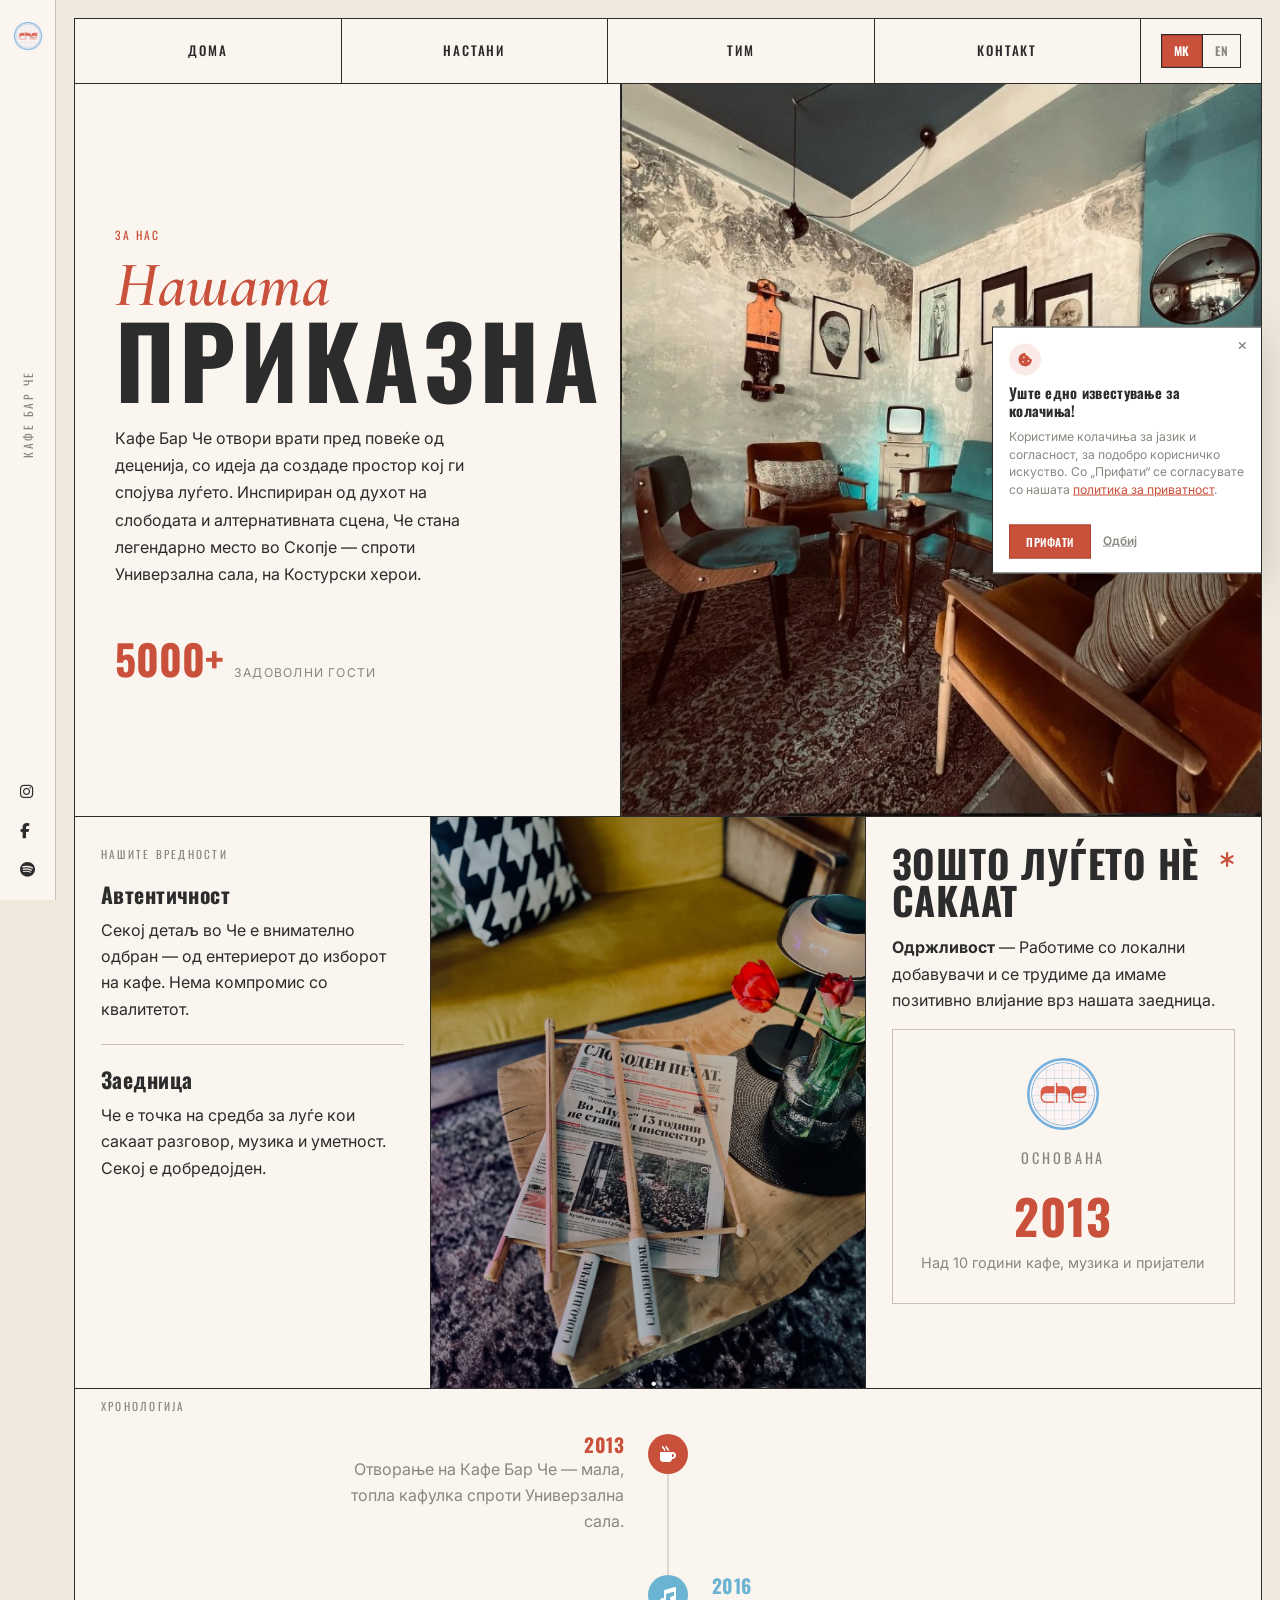
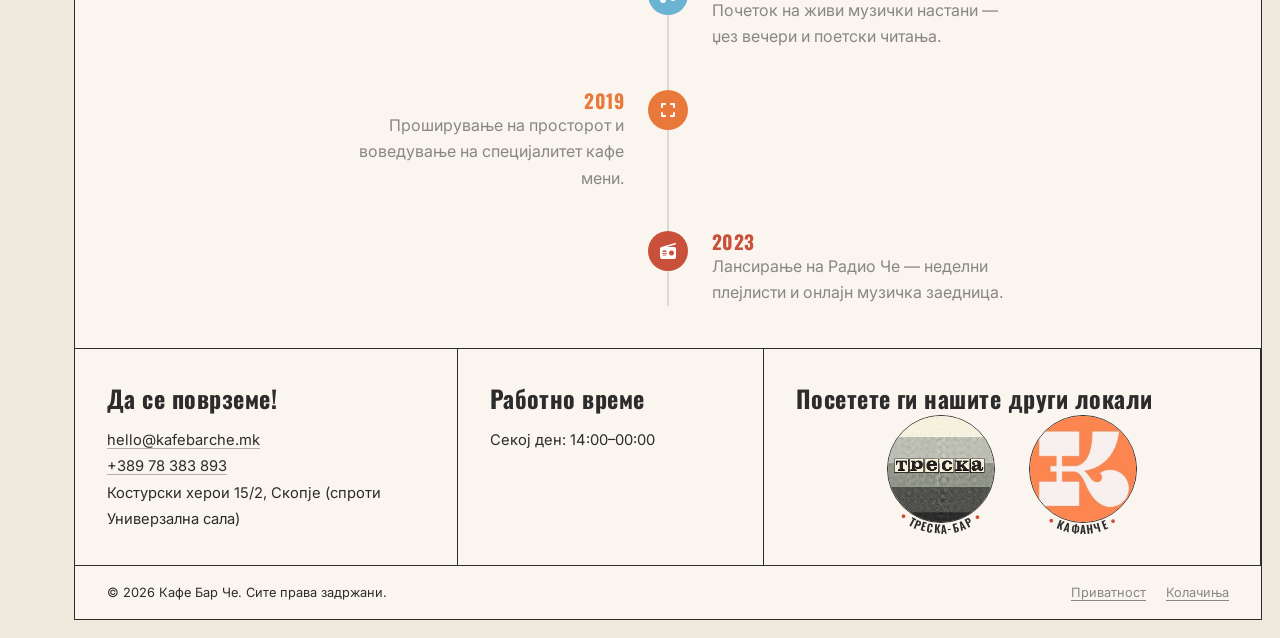
<file: about.html>
<!DOCTYPE html>
<html lang="mk">
<head>
  <meta charset="UTF-8" />
  <meta name="viewport" content="width=device-width, initial-scale=1.0" />
  <meta name="description" content="Приказната на Кафе Бар Че — место со карактер, историја и страст кон кафе и заедница." />
  <title data-i18n="meta.about_title">За Нас | Кафе Бар Че</title>
  <link rel="icon" href="assets/logo.png" type="image/png" />
  <link rel="preconnect" href="https://fonts.googleapis.com" />
  <link rel="preconnect" href="https://fonts.gstatic.com" crossorigin />
  <link href="https://fonts.googleapis.com/css2?family=Cormorant+Garamond:ital,wght@0,500;0,600;1,600;1,700&family=Oswald:wght@300;400;500;600;700&family=Inter:wght@300;400;500;600&display=swap" rel="stylesheet" />
  <link rel="stylesheet" href="https://cdnjs.cloudflare.com/ajax/libs/font-awesome/6.5.0/css/all.min.css" />
  <link rel="stylesheet" href="css/style.css" />
  <link rel="stylesheet" href="css/components.css" />
  <link rel="stylesheet" href="css/responsive.css" />
</head>
<body class="edition-page page-about">
  <a class="skip-link" href="#main" data-i18n="nav.skip">Оди на содржина</a>

  <header class="navbar" role="banner">
    <div class="container navbar__inner">
      <a href="index.html" class="navbar__logo"><img src="assets/logo.png" alt="Лого" /><div class="navbar__logo-text">Кафе Бар Че<span>Скопје</span></div></a>
      <nav class="navbar__nav">
        <a href="index.html" class="navbar__link" data-i18n="nav.home">Дома</a>
        <a href="about.html" class="navbar__link active" data-i18n="nav.about">За Нас</a>
        <a href="events.html" class="navbar__link" data-i18n="nav.events">Настани</a>
        <a href="team.html" class="navbar__link" data-i18n="nav.team">Тим</a>
        <a href="contact.html" class="navbar__link" data-i18n="nav.contact">Контакт</a>
      </nav>
      <div class="navbar__actions">
        <div class="lang-toggle" role="group"><button class="lang-btn active" data-lang="mk">MK</button><button class="lang-btn" data-lang="en">EN</button></div>
        <button class="navbar__hamburger" aria-label="Отвори мени" aria-expanded="false"><span></span><span></span><span></span></button>
      </div>
    </div>
    <nav class="navbar__mobile">
      <a href="index.html" class="navbar__link" data-i18n="nav.home">Дома</a>
      <a href="events.html" class="navbar__link" data-i18n="nav.events">Настани</a>
      <a href="team.html" class="navbar__link" data-i18n="nav.team">Тим</a>
      <a href="contact.html" class="navbar__link" data-i18n="nav.contact">Контакт</a>
    </nav>
  </header>

  <aside class="edition-rail" aria-label="Социјални мрежи">
    <img class="edition-rail__mark" src="assets/logo.png" alt="" width="28" height="28" />
    <p class="edition-rail__brand">Кафе Бар Че</p>
    <div class="edition-rail__social">
      <a href="https://www.instagram.com/kadeeche/" target="_blank" rel="noopener noreferrer" aria-label="Instagram"><i class="fa-brands fa-instagram"></i></a>
      <a href="https://www.facebook.com/CafeBarChe/" target="_blank" rel="noopener noreferrer" aria-label="Facebook"><i class="fa-brands fa-facebook-f"></i></a>
      <a href="https://open.spotify.com/playlist/1FwgrxGksSCPBpdul6Po6f" target="_blank" rel="noopener noreferrer" aria-label="Spotify"><i class="fa-brands fa-spotify"></i></a>
    </div>
  </aside>

  <main id="main" class="edition">
    <nav class="edition__nav" aria-label="Главна навигација">
      <a class="edition__nav-item" href="index.html" data-i18n="nav.home">Дома</a>
      <a class="edition__nav-item" href="events.html" data-i18n="nav.events">Настани</a>
      <a class="edition__nav-item" href="team.html" data-i18n="nav.team">Тим</a>
      <a class="edition__nav-item" href="contact.html" data-i18n="nav.contact">Контакт</a>
      <div class="edition__nav-item edition__nav-item--lang">
        <div class="lang-toggle" role="group" aria-label="Избор на јазик">
          <button class="lang-btn active" data-lang="mk" aria-pressed="true">MK</button>
          <button class="lang-btn" data-lang="en" aria-pressed="false">EN</button>
        </div>
      </div>
    </nav>

    <section class="edition__hero">
      <div class="edition__hero-copy">
        <p class="edition__kicker" data-i18n="about.overline">За Нас</p>
        <h1 class="edition__title">
          <span class="edition__title-script">Нашата</span>
          <span class="edition__title-display">Приказна</span>
        </h1>
        <p class="edition__lede" data-i18n="about.story_p1"></p>
        <div class="edition__stat">
          <strong>5000+</strong>
          <span data-i18n="about.guests">задоволни гости</span>
        </div>
      </div>
      <figure class="edition__hero-photo">
        <img src="assets/home/che-interior.png" alt="Ентериер на Кафе Бар Че" />
      </figure>
    </section>

    <section class="edition__band">
      <div class="edition__col edition__col--news">
        <p class="edition__label" data-i18n="about.values_overline">Нашите вредности</p>
        <article class="edition__story">
          <h2 data-i18n="about.value1_title">Автентичност</h2>
          <p data-i18n="about.value1_desc"></p>
        </article>
        <article class="edition__story">
          <h2 data-i18n="about.value2_title">Заедница</h2>
          <p data-i18n="about.value2_desc"></p>
        </article>
      </div>

      <figure class="edition__col edition__col--photo">
        <img src="assets/home/che-lounge.png" alt="Атмосфера во Кафе Бар Че" />
      </figure>

      <div class="edition__col edition__col--flavour">
        <h2 class="edition__flavour-title">
          <span data-i18n="about.values_title">Зошто луѓете нè сакаат</span>
          <i class="fa-solid fa-asterisk" aria-hidden="true"></i>
        </h2>
        <p><strong data-i18n="about.value3_title">Одржливост</strong> — <span data-i18n="about.value3_desc"></span></p>
        <div class="edition__founded">
          <img src="assets/logo.png" alt="" />
          <p class="edition__label" data-i18n="about.founded">Основана</p>
          <h3>2013</h3>
          <p data-i18n="about.founded_note"></p>
        </div>
      </div>
    </section>

    <section class="edition__band edition__band--single">
      <div class="edition__col edition__timeline">
        <p class="edition__label" data-i18n="about.timeline_overline">Хронологија</p>
        <div class="timeline">
          <div class="timeline__item reveal">
            <div class="timeline__content timeline__content--right"><h4 class="text-primary" data-i18n="about.t1_year">2013</h4><p class="text-muted" data-i18n="about.t1_text"></p></div>
            <div class="timeline__dot" style="background:var(--color-primary);"><i class="fa-solid fa-mug-hot"></i></div>
            <div class="timeline__spacer"></div>
          </div>
          <div class="timeline__item reveal" data-delay="80">
            <div class="timeline__spacer"></div>
            <div class="timeline__dot" style="background:var(--color-secondary);"><i class="fa-solid fa-music"></i></div>
            <div class="timeline__content"><h4 style="color:var(--color-secondary);" data-i18n="about.t2_year">2016</h4><p class="text-muted" data-i18n="about.t2_text"></p></div>
          </div>
          <div class="timeline__item reveal" data-delay="160">
            <div class="timeline__content timeline__content--right"><h4 style="color:var(--color-accent);" data-i18n="about.t3_year">2019</h4><p class="text-muted" data-i18n="about.t3_text"></p></div>
            <div class="timeline__dot" style="background:var(--color-accent);"><i class="fa-solid fa-expand"></i></div>
            <div class="timeline__spacer"></div>
          </div>
          <div class="timeline__item reveal" data-delay="240">
            <div class="timeline__spacer"></div>
            <div class="timeline__dot" style="background:var(--color-primary);"><i class="fa-solid fa-radio"></i></div>
            <div class="timeline__content"><h4 class="text-primary" data-i18n="about.t4_year">2023</h4><p class="text-muted" data-i18n="about.t4_text"></p></div>
          </div>
        </div>
      </div>
    </section>

    <footer class="edition__foot">
      <div class="edition__col">
        <h2 class="edition__foot-title" data-i18n="home.connect_title">Да се поврземе!</h2>
        <a href="mailto:hello@kafebarche.mk" data-i18n="contact.email_value">hello@kafebarche.mk</a>
        <a href="tel:+38978383893" data-i18n="contact.phone_value">+389 78 383 893</a>
        <p data-i18n="contact.address_value">Костурски херои 15/2, Скопје (спроти Универзална сала)</p>
      </div>
      <div class="edition__col">
        <h2 class="edition__foot-title" data-i18n="contact.hours_label">Работно време</h2>
        <p data-i18n="contact.hours_value">Секој ден: 14:00–00:00</p>
      </div>
      <div class="edition__col edition__col--locales">
        <h2 class="edition__foot-title" data-i18n="footer.other_locales">Посетете ги нашите други локали</h2>
        <div class="edition__locales-row">
          <a class="edition__locale edition__locale--footer" href="https://www.instagram.com/treska_bar/" target="_blank" rel="noopener noreferrer" aria-label="Треска-бар на Instagram" data-i18n-aria="footer.locale_treska_ig">
            <svg class="edition__locale-ring" viewBox="40 42 120 127" aria-hidden="true">
              <path id="locale-arc-treska" d="M 43.2,135.5 A 67,67 0 0 0 156.8,135.5" fill="none" />
              <text><textPath href="#locale-arc-treska" startOffset="50%" text-anchor="middle">• <tspan class="edition__locale-name" data-i18n="footer.locale_treska">Треска-бар</tspan> •</textPath></text>
            </svg>
            <img class="edition__locale-logo" src="assets/locations/treska_bar1.jpg" alt="Треска-бар" width="112" height="112" loading="lazy" />
          </a>
          <a class="edition__locale edition__locale--footer" href="https://www.instagram.com/kafanche/" target="_blank" rel="noopener noreferrer" aria-label="Кафанче на Instagram" data-i18n-aria="footer.locale_kafanche_ig">
            <svg class="edition__locale-ring" viewBox="40 42 120 127" aria-hidden="true">
              <path id="locale-arc-kafanche" d="M 43.2,135.5 A 67,67 0 0 0 156.8,135.5" fill="none" />
              <text><textPath href="#locale-arc-kafanche" startOffset="50%" text-anchor="middle">• <tspan class="edition__locale-name" data-i18n="footer.locale_kafanche">Кафанче</tspan> •</textPath></text>
            </svg>
            <img class="edition__locale-logo" src="assets/locations/kafanche.jpg" alt="Кафанче" width="112" height="112" loading="lazy" />
          </a>
        </div>
      </div>
      <div class="edition__foot-bottom">
        <p class="edition__foot-copy" data-i18n="footer.copy">© 2026 Кафе Бар Че. Сите права задржани.</p>
        <nav class="edition__foot-legal" aria-label="Правни информации">
          <a href="privacy.html" data-i18n="footer.privacy">Приватност</a>
          <button type="button" data-cookie-settings data-i18n="footer.cookies">Колачиња</button>
        </nav>
      </div>
    </footer>
  </main>

  <div class="cookie-banner" role="dialog" aria-label="Cookie consent"><button type="button" class="cookie-banner__close" data-cookie-decline aria-label="Затвори"><i class="fa-solid fa-xmark"></i></button><div class="cookie-banner__icon" aria-hidden="true"><i class="fa-solid fa-cookie-bite"></i></div><h3 class="cookie-banner__title" data-i18n="cookies.title">Уште едно известување за колачиња!</h3><p class="cookie-banner__text"><span data-i18n="cookies.message"></span> <a href="privacy.html" data-i18n="cookies.policy_link"></a>.</p><div class="cookie-banner__actions"><button class="cookie-banner__accept" data-cookie-accept data-i18n="cookies.accept">Прифати</button><button class="cookie-banner__edit" data-cookie-decline data-i18n="cookies.decline">Одбиј</button></div></div>
  <script src="js/locales-data.js"></script><script src="js/i18n.js"></script><script src="js/cookies.js"></script><script src="js/menu-popup.js"></script><script src="js/map-popup.js"></script><script src="js/main.js"></script>
</body>
</html>
</file>
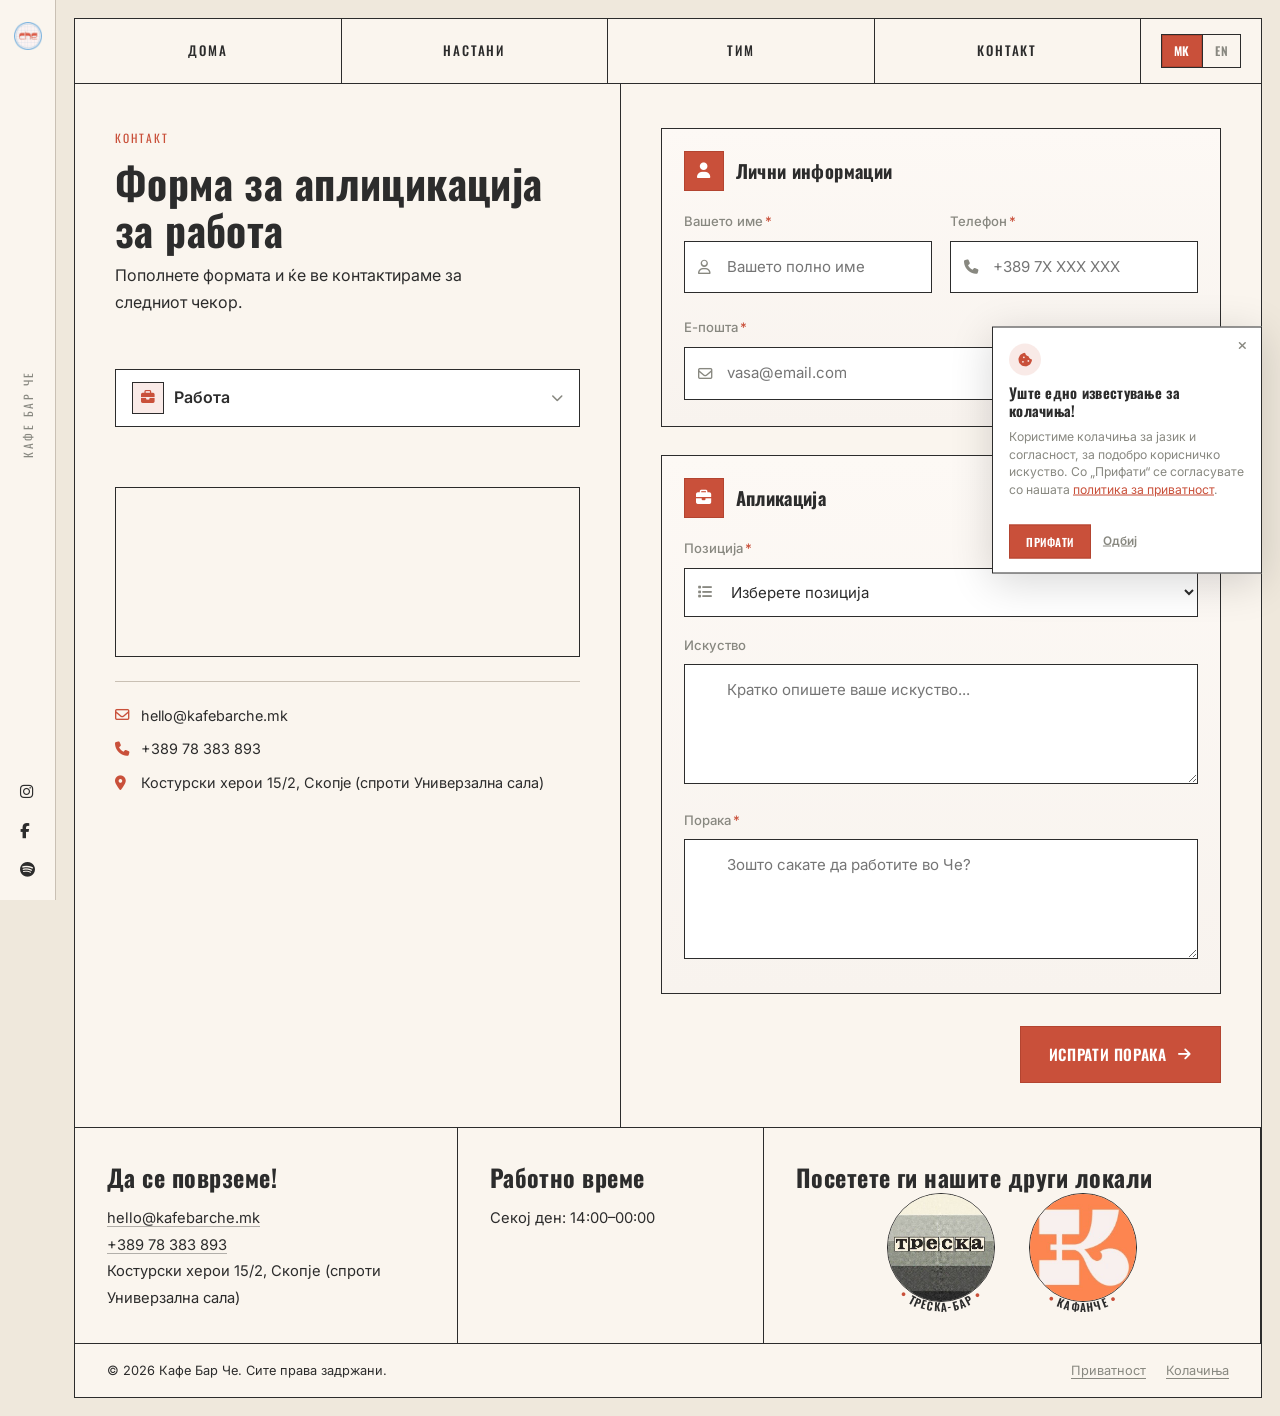
<file: contact.html>
<!DOCTYPE html>
<html lang="mk">
<head>
  <meta charset="UTF-8" />
  <meta name="viewport" content="width=device-width, initial-scale=1.0" />
  <meta name="description" content="Контактирајте нè — Кафе Бар Че, Костурски херои 15/2, Скопје." />
  <title data-i18n="meta.contact_title">Контакт | Кафе Бар Че</title>
  <link rel="icon" href="assets/logo.png" type="image/png" />
  <link rel="preconnect" href="https://fonts.googleapis.com" />
  <link rel="preconnect" href="https://fonts.gstatic.com" crossorigin />
  <link href="https://fonts.googleapis.com/css2?family=Cormorant+Garamond:ital,wght@0,500;0,600;1,600;1,700&family=Oswald:wght@300;400;500;600;700&family=Inter:wght@300;400;500;600&display=swap" rel="stylesheet" />
  <link rel="stylesheet" href="https://cdnjs.cloudflare.com/ajax/libs/font-awesome/6.5.0/css/all.min.css" />
  <link rel="stylesheet" href="css/style.css" />
  <link rel="stylesheet" href="css/components.css" />
  <link rel="stylesheet" href="css/responsive.css" />
</head>
<body class="edition-page page-contact">
  <a class="skip-link" href="#main" data-i18n="nav.skip">Оди на содржина</a>
  <header class="navbar" role="banner">
    <div class="container navbar__inner">
      <a href="index.html" class="navbar__logo"><img src="assets/logo.png" alt="Лого" /><div class="navbar__logo-text">Кафе Бар Че<span>Скопје</span></div></a>
      <nav class="navbar__nav">
        <a href="index.html" class="navbar__link" data-i18n="nav.home">Дома</a>
        <a href="about.html" class="navbar__link" data-i18n="nav.about">За Нас</a>
        <a href="events.html" class="navbar__link" data-i18n="nav.events">Настани</a>
        <a href="team.html" class="navbar__link" data-i18n="nav.team">Тим</a>
        <a href="contact.html" class="navbar__link active" data-i18n="nav.contact">Контакт</a>
      </nav>
      <div class="navbar__actions">
        <div class="lang-toggle" role="group"><button class="lang-btn active" data-lang="mk">MK</button><button class="lang-btn" data-lang="en">EN</button></div>
        <button class="navbar__hamburger" aria-label="Отвори мени" aria-expanded="false"><span></span><span></span><span></span></button>
      </div>
    </div>
    <nav class="navbar__mobile">
      <a href="index.html" class="navbar__link" data-i18n="nav.home">Дома</a>
      <a href="events.html" class="navbar__link" data-i18n="nav.events">Настани</a>
      <a href="team.html" class="navbar__link" data-i18n="nav.team">Тим</a>
      <a href="contact.html" class="navbar__link active" data-i18n="nav.contact">Контакт</a>
    </nav>
  </header>

  <aside class="edition-rail" aria-label="Социјални мрежи">
    <img class="edition-rail__mark" src="assets/logo.png" alt="" width="28" height="28" />
    <p class="edition-rail__brand">Кафе Бар Че</p>
    <div class="edition-rail__social">
      <a href="https://www.instagram.com/kadeeche/" target="_blank" rel="noopener noreferrer" aria-label="Instagram"><i class="fa-brands fa-instagram"></i></a>
      <a href="https://www.facebook.com/CafeBarChe/" target="_blank" rel="noopener noreferrer" aria-label="Facebook"><i class="fa-brands fa-facebook-f"></i></a>
      <a href="https://open.spotify.com/playlist/1FwgrxGksSCPBpdul6Po6f" target="_blank" rel="noopener noreferrer" aria-label="Spotify"><i class="fa-brands fa-spotify"></i></a>
    </div>
  </aside>

  <main id="main" class="edition">
    <nav class="edition__nav" aria-label="Главна навигација">
      <a class="edition__nav-item" href="index.html" data-i18n="nav.home">Дома</a>
      <a class="edition__nav-item" href="events.html" data-i18n="nav.events">Настани</a>
      <a class="edition__nav-item" href="team.html" data-i18n="nav.team">Тим</a>
      <a class="edition__nav-item" href="contact.html" data-i18n="nav.contact">Контакт</a>
      <div class="edition__nav-item edition__nav-item--lang">
        <div class="lang-toggle" role="group" aria-label="Избор на јазик">
          <button class="lang-btn active" data-lang="mk" aria-pressed="true">MK</button>
          <button class="lang-btn" data-lang="en" aria-pressed="false">EN</button>
        </div>
      </div>
    </nav>

    <section class="edition__hero">
      <div class="edition__hero-copy">
        <p class="edition__kicker" data-i18n="contact.overline">Контакт</p>
        <h1 class="che-contact-card__title" id="contact-dynamic-title" data-i18n="contact.title_job" style="font-size:clamp(1.9rem,3.4vw,2.6rem);">Форма за аплицикација за работа</h1>
        <p class="edition__lede" id="contact-dynamic-subtitle" data-i18n="contact.subtitle_job"></p>

        <div class="che-type-select" data-type-select>
          <button type="button" class="che-type-select__trigger" aria-haspopup="listbox" aria-expanded="false" id="contact-type-trigger">
            <span class="che-type-select__icon" aria-hidden="true"><i class="fa-solid fa-briefcase"></i></span>
            <span class="che-type-select__label" data-i18n="contact.type_job">Работа</span>
            <i class="fa-solid fa-chevron-down che-type-select__chevron" aria-hidden="true"></i>
          </button>
          <ul class="che-type-select__list" role="listbox" id="contact-type-list" hidden>
            <li class="che-type-select__option is-active" role="option" data-type="job" aria-selected="true">
              <i class="fa-solid fa-briefcase" aria-hidden="true"></i>
              <span data-i18n="contact.type_job">Работа</span>
            </li>
            <li class="che-type-select__option" role="option" data-type="music" aria-selected="false">
              <i class="fa-solid fa-music" aria-hidden="true"></i>
              <span data-i18n="contact.type_music">Музика</span>
            </li>
            <li class="che-type-select__option" role="option" data-type="space" aria-selected="false">
              <i class="fa-solid fa-champagne-glasses" aria-hidden="true"></i>
              <span data-i18n="contact.type_space">Простор</span>
            </li>
          </ul>
          <input type="hidden" name="inquiry_type" id="contact-inquiry-type" value="job" form="contact-form" />
        </div>

        <div class="edition__hero-map">
          <iframe title="Локација на Кафе Бар Че" loading="lazy" referrerpolicy="no-referrer-when-downgrade" src="https://maps.google.com/maps?q=Kosturski+Heroi+15+Skopje&amp;hl=mk&amp;z=15&amp;output=embed"></iframe>
        </div>

        <div class="edition__contact-mini">
          <a href="mailto:hello@kafebarche.mk"><i class="fa-regular fa-envelope"></i><span data-i18n="contact.email_value">hello@kafebarche.mk</span></a>
          <a href="tel:+38978383893"><i class="fa-solid fa-phone"></i><span data-i18n="contact.phone_value">+389 78 383 893</span></a>
          <p><i class="fa-solid fa-location-dot"></i><span data-i18n="contact.address_value"></span></p>
        </div>
      </div>

      <div class="edition__hero-photo edition__hero-photo--form">
        <div class="che-contact-form-shell">
          <form id="contact-form" class="che-contact-form" data-form="contact" data-success-key="contact.success_msg" novalidate>
            <!-- Job -->
            <div class="che-contact-form__panel" data-form-panel="job">
              <section class="che-form-section">
                <div class="che-form-section__head">
                  <span class="che-form-section__icon"><i class="fa-solid fa-user" aria-hidden="true"></i></span>
                  <h2 class="che-form-section__title" data-i18n="contact.section_personal">Лични информации</h2>
                </div>
                <div class="che-contact-form__row">
                  <div class="che-contact-form__group">
                    <label class="che-contact-form__label" for="job-name"><span data-i18n="contact.field_name">Вашето име</span><span class="che-contact-form__req">*</span></label>
                    <div class="che-field-wrap">
                      <i class="fa-regular fa-user che-field-wrap__icon" aria-hidden="true"></i>
                      <input class="form-input che-contact-form__input" type="text" id="job-name" name="name" required minlength="2" autocomplete="name" data-i18n="contact.field_name_ph" />
                    </div>
                    <span class="form-error" role="alert"></span>
                  </div>
                  <div class="che-contact-form__group">
                    <label class="che-contact-form__label" for="job-phone"><span data-i18n="contact.field_phone">Телефон</span><span class="che-contact-form__req">*</span></label>
                    <div class="che-field-wrap">
                      <i class="fa-solid fa-phone che-field-wrap__icon" aria-hidden="true"></i>
                      <input class="form-input che-contact-form__input" type="tel" id="job-phone" name="phone" required autocomplete="tel" data-i18n="contact.field_phone_ph" />
                    </div>
                    <span class="form-error" role="alert"></span>
                  </div>
                </div>
                <div class="che-contact-form__group">
                  <label class="che-contact-form__label" for="job-email"><span data-i18n="contact.field_email">Е-пошта</span><span class="che-contact-form__req">*</span></label>
                  <div class="che-field-wrap">
                    <i class="fa-regular fa-envelope che-field-wrap__icon" aria-hidden="true"></i>
                    <input class="form-input che-contact-form__input" type="email" id="job-email" name="email" required autocomplete="email" data-i18n="contact.field_email_ph" />
                  </div>
                  <span class="form-error" role="alert"></span>
                </div>
              </section>

              <section class="che-form-section">
                <div class="che-form-section__head">
                  <span class="che-form-section__icon"><i class="fa-solid fa-briefcase" aria-hidden="true"></i></span>
                  <h2 class="che-form-section__title" data-i18n="contact.section_job">Апликација</h2>
                </div>
                <div class="che-contact-form__group">
                  <label class="che-contact-form__label" for="job-position"><span data-i18n="contact.field_position">Позиција</span><span class="che-contact-form__req">*</span></label>
                  <div class="che-field-wrap che-field-wrap--select">
                    <i class="fa-solid fa-list che-field-wrap__icon" aria-hidden="true"></i>
                    <select class="form-select che-contact-form__input" id="job-position" name="position" required>
                      <option value="" disabled hidden selected data-i18n="contact.field_position_ph">Изберете позиција</option>
                      <option value="bartender" data-i18n="contact.position_bartender">Шанкер</option>
                      <option value="waiter" data-i18n="contact.position_waiter">Келнер</option>
                    </select>
                  </div>
                  <span class="form-error" role="alert"></span>
                </div>
                <div class="che-contact-form__group">
                  <label class="che-contact-form__label" for="job-experience"><span data-i18n="contact.field_experience">Искуство</span></label>
                  <textarea class="form-textarea che-contact-form__input che-contact-form__textarea" id="job-experience" name="experience" data-i18n="contact.field_experience_ph"></textarea>
                  <span class="form-error" role="alert"></span>
                </div>
                <div class="che-contact-form__group">
                  <label class="che-contact-form__label" for="job-message"><span data-i18n="contact.field_message">Порака</span><span class="che-contact-form__req">*</span></label>
                  <textarea class="form-textarea che-contact-form__input che-contact-form__textarea" id="job-message" name="message" required minlength="10" data-i18n="contact.field_message_job_ph"></textarea>
                  <span class="form-error" role="alert"></span>
                </div>
              </section>
            </div>

            <!-- Music -->
            <div class="che-contact-form__panel" data-form-panel="music" hidden>
              <section class="che-form-section">
                <div class="che-form-section__head">
                  <span class="che-form-section__icon"><i class="fa-solid fa-user" aria-hidden="true"></i></span>
                  <h2 class="che-form-section__title" data-i18n="contact.section_personal">Лични информации</h2>
                </div>
                <div class="che-contact-form__row">
                  <div class="che-contact-form__group">
                    <label class="che-contact-form__label" for="music-name"><span data-i18n="contact.field_name">Вашето име</span><span class="che-contact-form__req">*</span></label>
                    <div class="che-field-wrap">
                      <i class="fa-regular fa-user che-field-wrap__icon" aria-hidden="true"></i>
                      <input class="form-input che-contact-form__input" type="text" id="music-name" name="name" minlength="2" autocomplete="name" data-required="true" data-i18n="contact.field_name_ph" />
                    </div>
                    <span class="form-error" role="alert"></span>
                  </div>
                  <div class="che-contact-form__group">
                    <label class="che-contact-form__label" for="music-phone"><span data-i18n="contact.field_phone">Телефон</span><span class="che-contact-form__req">*</span></label>
                    <div class="che-field-wrap">
                      <i class="fa-solid fa-phone che-field-wrap__icon" aria-hidden="true"></i>
                      <input class="form-input che-contact-form__input" type="tel" id="music-phone" name="phone" data-required="true" autocomplete="tel" data-i18n="contact.field_phone_ph" />
                    </div>
                    <span class="form-error" role="alert"></span>
                  </div>
                </div>
                <div class="che-contact-form__group">
                  <label class="che-contact-form__label" for="music-email"><span data-i18n="contact.field_email">Е-пошта</span><span class="che-contact-form__req">*</span></label>
                  <div class="che-field-wrap">
                    <i class="fa-regular fa-envelope che-field-wrap__icon" aria-hidden="true"></i>
                    <input class="form-input che-contact-form__input" type="email" id="music-email" name="email" data-required="true" autocomplete="email" data-i18n="contact.field_email_ph" />
                  </div>
                  <span class="form-error" role="alert"></span>
                </div>
              </section>

              <section class="che-form-section">
                <div class="che-form-section__head">
                  <span class="che-form-section__icon"><i class="fa-solid fa-music" aria-hidden="true"></i></span>
                  <h2 class="che-form-section__title" data-i18n="contact.section_music">Музички профил</h2>
                </div>
                <div class="che-contact-form__row">
                  <div class="che-contact-form__group">
                    <label class="che-contact-form__label" for="music-artist"><span data-i18n="contact.field_artist">Име / псевдоним</span><span class="che-contact-form__req">*</span></label>
                    <div class="che-field-wrap">
                      <i class="fa-solid fa-headphones che-field-wrap__icon" aria-hidden="true"></i>
                      <input class="form-input che-contact-form__input" type="text" id="music-artist" name="artist_name" data-required="true" data-i18n="contact.field_artist_ph" />
                    </div>
                    <span class="form-error" role="alert"></span>
                  </div>
                  <div class="che-contact-form__group">
                    <label class="che-contact-form__label" for="music-genre"><span data-i18n="contact.field_genre">Жанр</span><span class="che-contact-form__req">*</span></label>
                    <div class="che-field-wrap">
                      <i class="fa-solid fa-compact-disc che-field-wrap__icon" aria-hidden="true"></i>
                      <input class="form-input che-contact-form__input" type="text" id="music-genre" name="genre" data-required="true" data-i18n="contact.field_genre_ph" />
                    </div>
                    <span class="form-error" role="alert"></span>
                  </div>
                </div>
                <div class="che-contact-form__group">
                  <label class="che-contact-form__label" for="music-link"><span data-i18n="contact.field_mix_link">Линк до микс / музика</span></label>
                  <div class="che-field-wrap">
                    <i class="fa-solid fa-link che-field-wrap__icon" aria-hidden="true"></i>
                    <input class="form-input che-contact-form__input" type="url" id="music-link" name="mix_link" data-i18n="contact.field_mix_link_ph" />
                  </div>
                  <span class="form-error" role="alert"></span>
                </div>
                <div class="che-contact-form__group">
                  <label class="che-contact-form__label" for="music-message"><span data-i18n="contact.field_message">Порака</span><span class="che-contact-form__req">*</span></label>
                  <textarea class="form-textarea che-contact-form__input che-contact-form__textarea" id="music-message" name="message" minlength="10" data-required="true" data-i18n="contact.field_message_music_ph"></textarea>
                  <span class="form-error" role="alert"></span>
                </div>
              </section>
            </div>

            <!-- Space -->
            <div class="che-contact-form__panel" data-form-panel="space" hidden>
              <section class="che-form-section">
                <div class="che-form-section__head">
                  <span class="che-form-section__icon"><i class="fa-solid fa-user" aria-hidden="true"></i></span>
                  <h2 class="che-form-section__title" data-i18n="contact.section_personal">Лични информации</h2>
                </div>
                <div class="che-contact-form__row">
                  <div class="che-contact-form__group">
                    <label class="che-contact-form__label" for="space-name"><span data-i18n="contact.field_name">Вашето име</span><span class="che-contact-form__req">*</span></label>
                    <div class="che-field-wrap">
                      <i class="fa-regular fa-user che-field-wrap__icon" aria-hidden="true"></i>
                      <input class="form-input che-contact-form__input" type="text" id="space-name" name="name" minlength="2" autocomplete="name" data-required="true" data-i18n="contact.field_name_ph" />
                    </div>
                    <span class="form-error" role="alert"></span>
                  </div>
                  <div class="che-contact-form__group">
                    <label class="che-contact-form__label" for="space-phone"><span data-i18n="contact.field_phone">Телефон</span><span class="che-contact-form__req">*</span></label>
                    <div class="che-field-wrap">
                      <i class="fa-solid fa-phone che-field-wrap__icon" aria-hidden="true"></i>
                      <input class="form-input che-contact-form__input" type="tel" id="space-phone" name="phone" data-required="true" autocomplete="tel" data-i18n="contact.field_phone_ph" />
                    </div>
                    <span class="form-error" role="alert"></span>
                  </div>
                </div>
                <div class="che-contact-form__group">
                  <label class="che-contact-form__label" for="space-email"><span data-i18n="contact.field_email">Е-пошта</span><span class="che-contact-form__req">*</span></label>
                  <div class="che-field-wrap">
                    <i class="fa-regular fa-envelope che-field-wrap__icon" aria-hidden="true"></i>
                    <input class="form-input che-contact-form__input" type="email" id="space-email" name="email" data-required="true" autocomplete="email" data-i18n="contact.field_email_ph" />
                  </div>
                  <span class="form-error" role="alert"></span>
                </div>
              </section>

              <section class="che-form-section">
                <div class="che-form-section__head">
                  <span class="che-form-section__icon"><i class="fa-solid fa-champagne-glasses" aria-hidden="true"></i></span>
                  <h2 class="che-form-section__title" data-i18n="contact.section_space">Детали за настанот</h2>
                </div>
                <div class="che-contact-form__row">
                  <div class="che-contact-form__group">
                    <label class="che-contact-form__label" for="space-event-type"><span data-i18n="contact.field_event_type">Тип на настан</span><span class="che-contact-form__req">*</span></label>
                    <div class="che-field-wrap che-field-wrap--select">
                      <i class="fa-solid fa-calendar-days che-field-wrap__icon" aria-hidden="true"></i>
                      <select class="form-select che-contact-form__input" id="space-event-type" name="event_type" data-required="true">
                        <option value="" data-i18n="contact.field_event_type_ph">Изберете тип</option>
                        <option value="birthday" data-i18n="contact.event_birthday">Роденден</option>
                        <option value="corporate" data-i18n="contact.event_corporate">Корпоративен</option>
                        <option value="private" data-i18n="contact.event_private">Приватна забава</option>
                        <option value="other" data-i18n="contact.event_other">Друго</option>
                      </select>
                    </div>
                    <span class="form-error" role="alert"></span>
                  </div>
                  <div class="che-contact-form__group">
                    <label class="che-contact-form__label" for="space-date"><span data-i18n="contact.field_date">Претпочитан датум</span><span class="che-contact-form__req">*</span></label>
                    <div class="che-field-wrap">
                      <i class="fa-regular fa-calendar che-field-wrap__icon" aria-hidden="true"></i>
                      <input class="form-input che-contact-form__input" type="date" id="space-date" name="event_date" data-required="true" />
                    </div>
                    <span class="form-error" role="alert"></span>
                  </div>
                </div>
                <div class="che-contact-form__group">
                  <label class="che-contact-form__label" for="space-guests"><span data-i18n="contact.field_guests">Број на гости</span><span class="che-contact-form__req">*</span></label>
                  <div class="che-field-wrap">
                    <i class="fa-solid fa-users che-field-wrap__icon" aria-hidden="true"></i>
                    <input class="form-input che-contact-form__input" type="number" id="space-guests" name="guests" min="1" max="500" data-required="true" data-i18n="contact.field_guests_ph" />
                  </div>
                  <span class="form-error" role="alert"></span>
                </div>
                <div class="che-contact-form__group">
                  <label class="che-contact-form__label" for="space-message"><span data-i18n="contact.field_message">Порака</span><span class="che-contact-form__req">*</span></label>
                  <textarea class="form-textarea che-contact-form__input che-contact-form__textarea" id="space-message" name="message" minlength="10" data-required="true" data-i18n="contact.field_message_space_ph"></textarea>
                  <span class="form-error" role="alert"></span>
                </div>
              </section>
            </div>

            <div class="che-contact-form__actions">
              <button type="submit" class="che-contact-form__submit">
                <span data-i18n="contact.btn_send">Испрати порака</span>
                <i class="fa-solid fa-arrow-right" aria-hidden="true"></i>
              </button>
            </div>
          </form>
          <div id="form-success" class="form-success che-contact-form__success" role="status" data-i18n="contact.success_msg"></div>
        </div>
      </div>
    </section>

    <footer class="edition__foot">
      <div class="edition__col">
        <h2 class="edition__foot-title" data-i18n="home.connect_title">Да се поврземе!</h2>
        <a href="mailto:hello@kafebarche.mk" data-i18n="contact.email_value">hello@kafebarche.mk</a>
        <a href="tel:+38978383893" data-i18n="contact.phone_value">+389 78 383 893</a>
        <p data-i18n="contact.address_value">Костурски херои 15/2, Скопје (спроти Универзална сала)</p>
      </div>
      <div class="edition__col">
        <h2 class="edition__foot-title" data-i18n="contact.hours_label">Работно време</h2>
        <p data-i18n="contact.hours_value">Секој ден: 14:00–00:00</p>
      </div>
      <div class="edition__col edition__col--locales">
        <h2 class="edition__foot-title" data-i18n="footer.other_locales">Посетете ги нашите други локали</h2>
        <div class="edition__locales-row">
          <a class="edition__locale edition__locale--footer" href="https://www.instagram.com/treska_bar/" target="_blank" rel="noopener noreferrer" aria-label="Треска-бар на Instagram" data-i18n-aria="footer.locale_treska_ig">
            <svg class="edition__locale-ring" viewBox="40 42 120 127" aria-hidden="true">
              <path id="locale-arc-treska" d="M 43.2,135.5 A 67,67 0 0 0 156.8,135.5" fill="none" />
              <text><textPath href="#locale-arc-treska" startOffset="50%" text-anchor="middle">• <tspan class="edition__locale-name" data-i18n="footer.locale_treska">Треска-бар</tspan> •</textPath></text>
            </svg>
            <img class="edition__locale-logo" src="assets/locations/treska_bar1.jpg" alt="Треска-бар" width="112" height="112" loading="lazy" />
          </a>
          <a class="edition__locale edition__locale--footer" href="https://www.instagram.com/kafanche/" target="_blank" rel="noopener noreferrer" aria-label="Кафанче на Instagram" data-i18n-aria="footer.locale_kafanche_ig">
            <svg class="edition__locale-ring" viewBox="40 42 120 127" aria-hidden="true">
              <path id="locale-arc-kafanche" d="M 43.2,135.5 A 67,67 0 0 0 156.8,135.5" fill="none" />
              <text><textPath href="#locale-arc-kafanche" startOffset="50%" text-anchor="middle">• <tspan class="edition__locale-name" data-i18n="footer.locale_kafanche">Кафанче</tspan> •</textPath></text>
            </svg>
            <img class="edition__locale-logo" src="assets/locations/kafanche.jpg" alt="Кафанче" width="112" height="112" loading="lazy" />
          </a>
        </div>
      </div>
      <div class="edition__foot-bottom">
        <p class="edition__foot-copy" data-i18n="footer.copy">© 2026 Кафе Бар Че. Сите права задржани.</p>
        <nav class="edition__foot-legal" aria-label="Правни информации">
          <a href="privacy.html" data-i18n="footer.privacy">Приватност</a>
          <button type="button" data-cookie-settings data-i18n="footer.cookies">Колачиња</button>
        </nav>
      </div>
    </footer>
  </main>

  <div class="cookie-banner" role="dialog" aria-label="Cookie consent"><button type="button" class="cookie-banner__close" data-cookie-decline aria-label="Затвори"><i class="fa-solid fa-xmark"></i></button><div class="cookie-banner__icon" aria-hidden="true"><i class="fa-solid fa-cookie-bite"></i></div><h3 class="cookie-banner__title" data-i18n="cookies.title">Уште едно известување за колачиња!</h3><p class="cookie-banner__text"><span data-i18n="cookies.message"></span> <a href="privacy.html" data-i18n="cookies.policy_link"></a>.</p><div class="cookie-banner__actions"><button class="cookie-banner__accept" data-cookie-accept data-i18n="cookies.accept">Прифати</button><button class="cookie-banner__edit" data-cookie-decline data-i18n="cookies.decline">Одбиј</button></div></div>
  <script src="js/locales-data.js"></script><script src="js/i18n.js"></script><script src="js/cookies.js"></script><script src="js/menu-popup.js"></script><script src="js/map-popup.js"></script><script src="js/main.js"></script><script src="js/contact.js"></script>
</body>
</html>
</file>
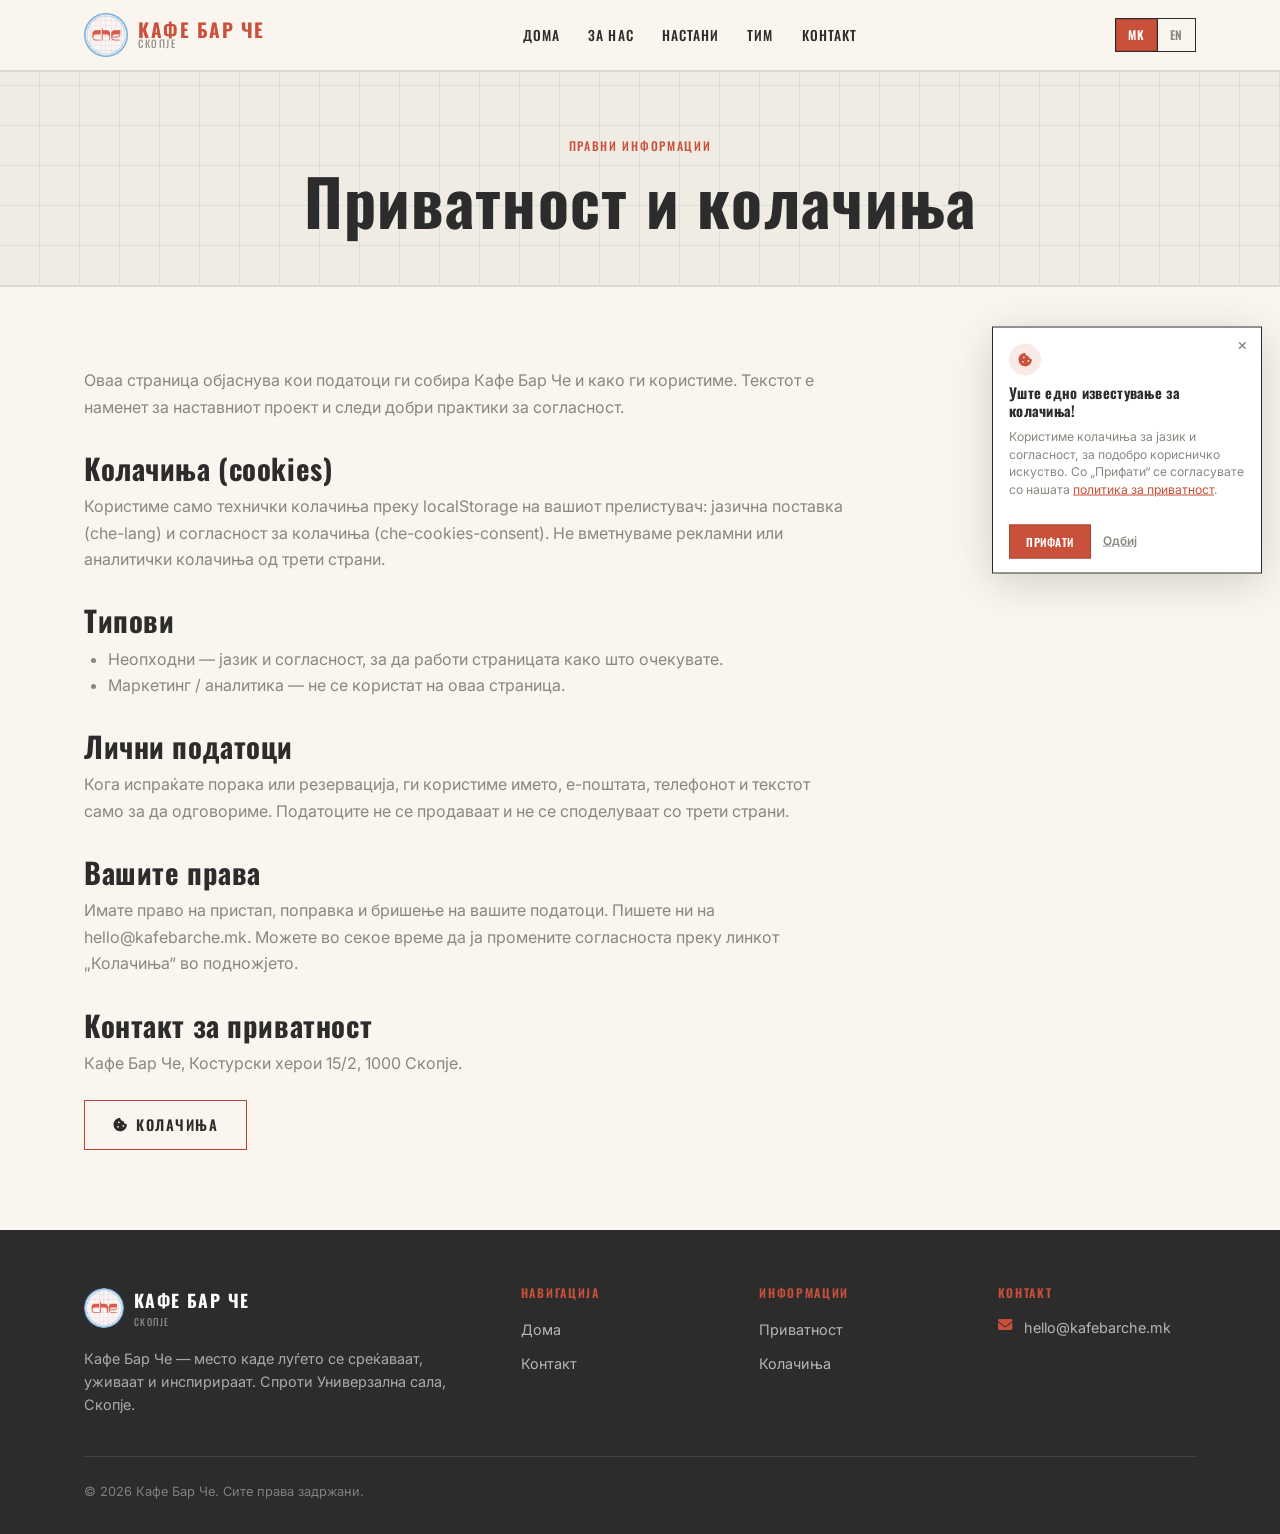
<file: privacy.html>
<!DOCTYPE html>
<html lang="mk">
<head>
  <meta charset="UTF-8" />
  <meta name="viewport" content="width=device-width, initial-scale=1.0" />
  <meta name="description" content="Политика за приватност и колачиња на Кафе Бар Че, Скопје." />
  <title data-i18n="meta.privacy_title">Приватност и колачиња | Кафе Бар Че</title>
  <link rel="icon" href="assets/logo.png" type="image/png" />
  <link rel="preconnect" href="https://fonts.googleapis.com" />
  <link rel="preconnect" href="https://fonts.gstatic.com" crossorigin />
  <link href="https://fonts.googleapis.com/css2?family=Oswald:wght@300;400;500;600;700&family=Inter:wght@300;400;500;600&display=swap" rel="stylesheet" />
  <link rel="stylesheet" href="https://cdnjs.cloudflare.com/ajax/libs/font-awesome/6.5.0/css/all.min.css" />
  <link rel="stylesheet" href="css/style.css" />
  <link rel="stylesheet" href="css/components.css" />
  <link rel="stylesheet" href="css/responsive.css" />
</head>
<body>
  <a class="skip-link" href="#main" data-i18n="nav.skip">Оди на содржина</a>
  <header class="navbar" role="banner">
    <div class="container navbar__inner">
      <a href="index.html" class="navbar__logo"><img src="assets/logo.png" alt="Лого" /><div class="navbar__logo-text">Кафе Бар Че<span>Скопје</span></div></a>
      <nav class="navbar__nav">
        <a href="index.html" class="navbar__link" data-i18n="nav.home">Дома</a>
        <a href="about.html" class="navbar__link" data-i18n="nav.about">За Нас</a>
        <a href="events.html" class="navbar__link" data-i18n="nav.events">Настани</a>
        <a href="team.html" class="navbar__link" data-i18n="nav.team">Тим</a>
        <a href="contact.html" class="navbar__link" data-i18n="nav.contact">Контакт</a>
      </nav>
      <div class="navbar__actions">
        <div class="lang-toggle" role="group"><button class="lang-btn active" data-lang="mk">MK</button><button class="lang-btn" data-lang="en">EN</button></div>
        <button class="navbar__hamburger" aria-label="Отвори мени" aria-expanded="false"><span></span><span></span><span></span></button>
      </div>
    </div>
    <nav class="navbar__mobile">
      <a href="index.html" class="navbar__link" data-i18n="nav.home">Дома</a>
      <a href="events.html" class="navbar__link" data-i18n="nav.events">Настани</a>
      <a href="team.html" class="navbar__link" data-i18n="nav.team">Тим</a>
      <a href="contact.html" class="navbar__link" data-i18n="nav.contact">Контакт</a>
    </nav>
  </header>

  <main id="main">
    <div class="page-header">
      <div class="container">
        <p class="overline" data-i18n="privacy.overline">Правни информации</p>
        <h1 data-i18n="privacy.title">Приватност и колачиња</h1>
      </div>
    </div>
    <section class="section">
      <div class="container">
        <article class="legal reveal">
          <p data-i18n="privacy.intro"></p>
          <h3 data-i18n="privacy.cookies_title">Колачиња</h3>
          <p data-i18n="privacy.cookies_text"></p>
          <h3 data-i18n="privacy.types_title">Типови</h3>
          <ul>
            <li data-i18n="privacy.type1"></li>
            <li data-i18n="privacy.type2"></li>
          </ul>
          <h3 data-i18n="privacy.data_title">Лични податоци</h3>
          <p data-i18n="privacy.data_text"></p>
          <h3 data-i18n="privacy.rights_title">Вашите права</h3>
          <p data-i18n="privacy.rights_text"></p>
          <h3 data-i18n="privacy.contact_title">Контакт за приватност</h3>
          <p data-i18n="privacy.contact_text"></p>
          <p class="mt-24">
            <button type="button" class="btn btn-outline" data-cookie-settings>
              <i class="fa-solid fa-cookie-bite"></i>
              <span data-i18n="footer.cookies">Колачиња</span>
            </button>
          </p>
        </article>
      </div>
    </section>
  </main>

  <footer class="footer" role="contentinfo">
    <div class="container">
      <div class="footer__grid">
        <div>
          <div class="footer__brand-logo"><img src="assets/logo.png" alt="" /><div class="footer__brand-name">Кафе Бар Че<span>Скопје</span></div></div>
          <p class="footer__desc" data-i18n="footer.desc"></p>
        </div>
        <div><h5 class="footer__col-title" data-i18n="footer.nav_title"></h5><ul class="footer__links"><li><a href="index.html" data-i18n="nav.home">Дома</a></li><li><a href="contact.html" data-i18n="nav.contact">Контакт</a></li></ul></div>
        <div><h5 class="footer__col-title" data-i18n="footer.info_title"></h5><ul class="footer__links"><li><a href="privacy.html" data-i18n="footer.privacy">Приватност</a></li><li><button type="button" data-cookie-settings data-i18n="footer.cookies">Колачиња</button></li></ul></div>
        <div><h5 class="footer__col-title" data-i18n="footer.contact_title"></h5><div class="footer__contact-item"><i class="fa-solid fa-envelope"></i><span data-i18n="contact.email_value"></span></div></div>
      </div>
      <div class="footer__bottom"><p class="footer__copy" data-i18n="footer.copy"></p></div>
    </div>
  </footer>
  <div class="cookie-banner" role="dialog" aria-label="Cookie consent"><button type="button" class="cookie-banner__close" data-cookie-decline aria-label="Затвори"><i class="fa-solid fa-xmark"></i></button><div class="cookie-banner__icon" aria-hidden="true"><i class="fa-solid fa-cookie-bite"></i></div><h3 class="cookie-banner__title" data-i18n="cookies.title">Уште едно известување за колачиња!</h3><p class="cookie-banner__text"><span data-i18n="cookies.message"></span> <a href="privacy.html" data-i18n="cookies.policy_link"></a>.</p><div class="cookie-banner__actions"><button class="cookie-banner__accept" data-cookie-accept data-i18n="cookies.accept">Прифати</button><button class="cookie-banner__edit" data-cookie-decline data-i18n="cookies.decline">Одбиј</button></div></div>
  <script src="js/locales-data.js"></script><script src="js/i18n.js"></script><script src="js/cookies.js"></script><script src="js/menu-popup.js"></script><script src="js/map-popup.js"></script><script src="js/main.js"></script>
</body>
</html>
</file>
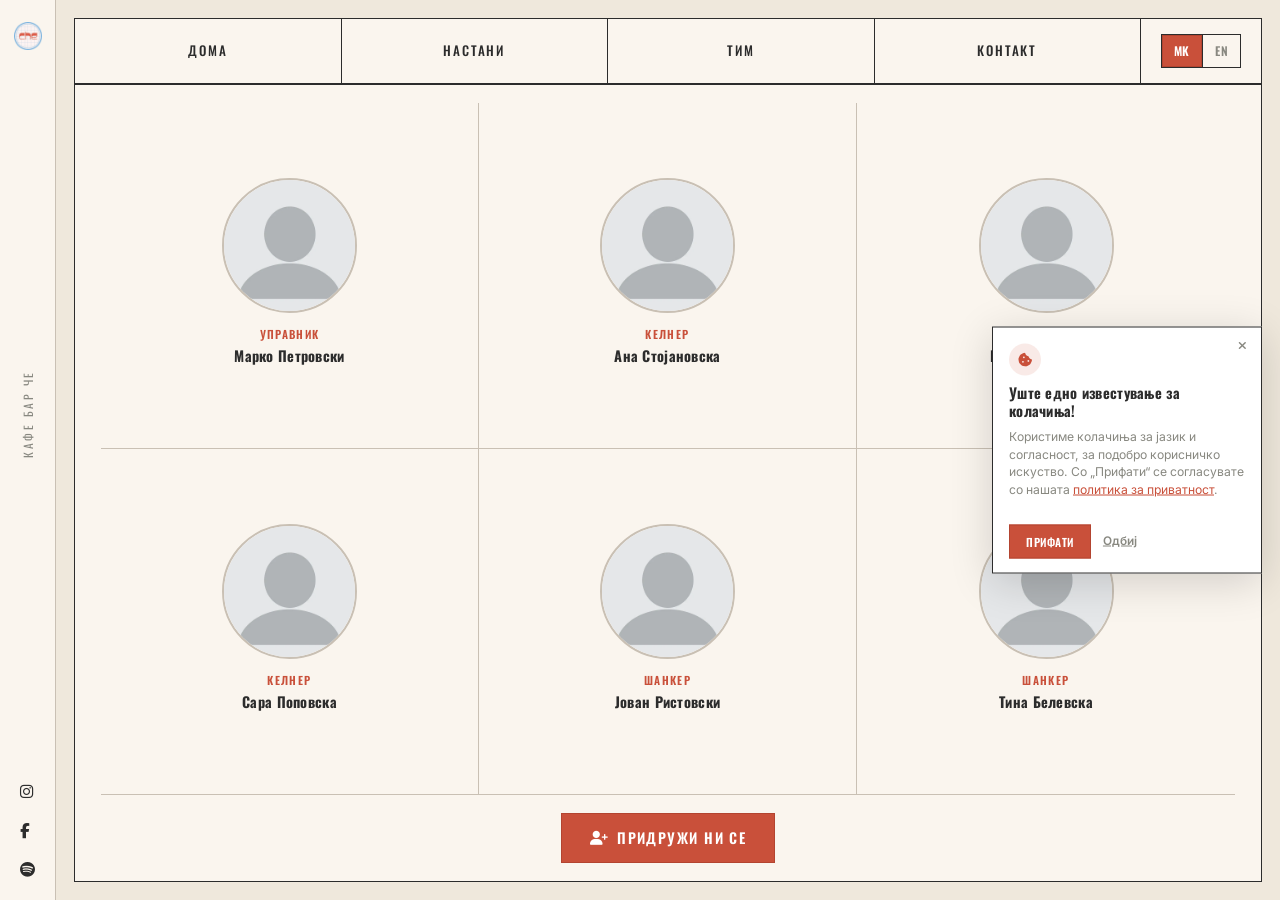
<file: team.html>
<!DOCTYPE html>
<html lang="mk">
<head>
  <meta charset="UTF-8" />
  <meta name="viewport" content="width=device-width, initial-scale=1.0" />
  <meta name="description" content="Тимот на Кафе Бар Че — луѓето кои секој ден го прават Че особено место." />
  <title data-i18n="meta.team_title">Тим | Кафе Бар Че</title>
  <link rel="icon" href="assets/logo.png" type="image/png" />
  <link rel="preconnect" href="https://fonts.googleapis.com" />
  <link rel="preconnect" href="https://fonts.gstatic.com" crossorigin />
  <link href="https://fonts.googleapis.com/css2?family=Cormorant+Garamond:ital,wght@0,500;0,600;1,600;1,700&family=Oswald:wght@300;400;500;600;700&family=Inter:wght@300;400;500;600&display=swap" rel="stylesheet" />
  <link rel="stylesheet" href="https://cdnjs.cloudflare.com/ajax/libs/font-awesome/6.5.0/css/all.min.css" />
  <link rel="stylesheet" href="css/style.css" />
  <link rel="stylesheet" href="css/components.css" />
  <link rel="stylesheet" href="css/responsive.css" />
</head>
<body class="edition-page page-team">
  <a class="skip-link" href="#main" data-i18n="nav.skip">Оди на содржина</a>
  <header class="navbar" role="banner">
    <div class="container navbar__inner">
      <a href="index.html" class="navbar__logo"><img src="assets/logo.png" alt="Лого" /><div class="navbar__logo-text">Кафе Бар Че<span>Скопје</span></div></a>
      <nav class="navbar__nav">
        <a href="index.html" class="navbar__link" data-i18n="nav.home">Дома</a>
        <a href="about.html" class="navbar__link" data-i18n="nav.about">За Нас</a>
        <a href="events.html" class="navbar__link" data-i18n="nav.events">Настани</a>
        <a href="team.html" class="navbar__link active" data-i18n="nav.team">Тим</a>
        <a href="contact.html" class="navbar__link" data-i18n="nav.contact">Контакт</a>
      </nav>
      <div class="navbar__actions">
        <div class="lang-toggle" role="group"><button class="lang-btn active" data-lang="mk">MK</button><button class="lang-btn" data-lang="en">EN</button></div>
        <button class="navbar__hamburger" aria-label="Отвори мени" aria-expanded="false"><span></span><span></span><span></span></button>
      </div>
    </div>
    <nav class="navbar__mobile">
      <a href="index.html" class="navbar__link" data-i18n="nav.home">Дома</a>
      <a href="events.html" class="navbar__link" data-i18n="nav.events">Настани</a>
      <a href="team.html" class="navbar__link active" data-i18n="nav.team">Тим</a>
      <a href="contact.html" class="navbar__link" data-i18n="nav.contact">Контакт</a>
    </nav>
  </header>

  <aside class="edition-rail" aria-label="Социјални мрежи">
    <img class="edition-rail__mark" src="assets/logo.png" alt="" width="28" height="28" />
    <p class="edition-rail__brand">Кафе Бар Че</p>
    <div class="edition-rail__social">
      <a href="https://www.instagram.com/kadeeche/" target="_blank" rel="noopener noreferrer" aria-label="Instagram"><i class="fa-brands fa-instagram"></i></a>
      <a href="https://www.facebook.com/CafeBarChe/" target="_blank" rel="noopener noreferrer" aria-label="Facebook"><i class="fa-brands fa-facebook-f"></i></a>
      <a href="https://open.spotify.com/playlist/1FwgrxGksSCPBpdul6Po6f" target="_blank" rel="noopener noreferrer" aria-label="Spotify"><i class="fa-brands fa-spotify"></i></a>
    </div>
  </aside>

  <main id="main" class="edition">
    <nav class="edition__nav" aria-label="Главна навигација">
      <a class="edition__nav-item" href="index.html" data-i18n="nav.home">Дома</a>
      <a class="edition__nav-item" href="events.html" data-i18n="nav.events">Настани</a>
      <a class="edition__nav-item" href="team.html" data-i18n="nav.team">Тим</a>
      <a class="edition__nav-item" href="contact.html" data-i18n="nav.contact">Контакт</a>
      <div class="edition__nav-item edition__nav-item--lang">
        <div class="lang-toggle" role="group" aria-label="Избор на јазик">
          <button class="lang-btn active" data-lang="mk" aria-pressed="true">MK</button>
          <button class="lang-btn" data-lang="en" aria-pressed="false">EN</button>
        </div>
      </div>
    </nav>

    <section class="edition__band edition__band--single">
      <div class="edition__col edition__team-section">
        <div class="edition__team-grid">
          <article class="edition__member reveal">
            <img class="edition__member-photo" src="assets/team/blank-profile-picture.png" alt="" />
            <p class="edition__member-role" data-i18n="team.member1_role">Управник</p>
            <h3 class="edition__member-name" data-i18n="team.member1_name">Марко Петровски</h3>
          </article>
          <article class="edition__member reveal" data-delay="80">
            <img class="edition__member-photo" src="assets/team/blank-profile-picture.png" alt="" />
            <p class="edition__member-role" data-i18n="team.member2_role">Келнер</p>
            <h3 class="edition__member-name" data-i18n="team.member2_name">Ана Стојановска</h3>
          </article>
          <article class="edition__member reveal" data-delay="160">
            <img class="edition__member-photo" src="assets/team/blank-profile-picture.png" alt="" />
            <p class="edition__member-role" data-i18n="team.member3_role">Келнер</p>
            <h3 class="edition__member-name" data-i18n="team.member3_name">Никола Илиевски</h3>
          </article>
          <article class="edition__member reveal">
            <img class="edition__member-photo" src="assets/team/blank-profile-picture.png" alt="" />
            <p class="edition__member-role" data-i18n="team.member4_role">Келнер</p>
            <h3 class="edition__member-name" data-i18n="team.member4_name">Сара Поповска</h3>
          </article>
          <article class="edition__member reveal" data-delay="80">
            <img class="edition__member-photo" src="assets/team/blank-profile-picture.png" alt="" />
            <p class="edition__member-role" data-i18n="team.member5_role">Шанкер</p>
            <h3 class="edition__member-name" data-i18n="team.member5_name">Јован Ристовски</h3>
          </article>
          <article class="edition__member reveal" data-delay="160">
            <img class="edition__member-photo" src="assets/team/blank-profile-picture.png" alt="" />
            <p class="edition__member-role" data-i18n="team.member6_role">Шанкер</p>
            <h3 class="edition__member-name" data-i18n="team.member6_name">Тина Белевска</h3>
          </article>
        </div>
        <div class="edition__team-cta">
          <a href="contact.html" class="btn btn-primary"><i class="fa-solid fa-user-plus" aria-hidden="true"></i><span data-i18n="team.join_cta">Придружи ни се</span></a>
        </div>
      </div>
    </section>
  </main>

  <div class="cookie-banner" role="dialog" aria-label="Cookie consent"><button type="button" class="cookie-banner__close" data-cookie-decline aria-label="Затвори"><i class="fa-solid fa-xmark"></i></button><div class="cookie-banner__icon" aria-hidden="true"><i class="fa-solid fa-cookie-bite"></i></div><h3 class="cookie-banner__title" data-i18n="cookies.title">Уште едно известување за колачиња!</h3><p class="cookie-banner__text"><span data-i18n="cookies.message"></span> <a href="privacy.html" data-i18n="cookies.policy_link"></a>.</p><div class="cookie-banner__actions"><button class="cookie-banner__accept" data-cookie-accept data-i18n="cookies.accept">Прифати</button><button class="cookie-banner__edit" data-cookie-decline data-i18n="cookies.decline">Одбиј</button></div></div>
  <script src="js/locales-data.js"></script><script src="js/i18n.js"></script><script src="js/cookies.js"></script><script src="js/menu-popup.js"></script><script src="js/map-popup.js"></script><script src="js/main.js"></script>
</body>
</html>
</file>
<file: css/style.css>
/* ================================================
   COFFEE BAR CHE — style.css
   Variables, Reset, Typography, Global Utilities
   ================================================ */

@import url('https://fonts.googleapis.com/css2?family=Oswald:wght@300;400;500;600;700&family=Inter:wght@300;400;500;600&display=swap');

/* ── CSS Custom Properties ─────────────────────── */
:root {
  --color-primary:   #C9503A;
  --color-primary-outline: #b34430;
  --color-secondary: #6BB3D3;
  --color-bg:        #FAF5EE;
  --color-text:      #2C2C2C;
  --color-accent:    #E8793A;
  --color-muted:     #888880;
  --color-light:     #F0EBE3;
  --color-white:     #FFFFFF;
  --color-border:    #DDD8D0;

  --font-display: 'Oswald', sans-serif;
  --font-body:    'Inter', sans-serif;

  --grid-line: rgba(107, 179, 211, 0.18);
  --grid-bg:
    repeating-linear-gradient(
      0deg,
      transparent,
      transparent 39px,
      var(--grid-line) 39px,
      var(--grid-line) 40px
    ),
    repeating-linear-gradient(
      90deg,
      transparent,
      transparent 39px,
      var(--grid-line) 39px,
      var(--grid-line) 40px
    );

  --shadow-sm:  0 2px 8px rgba(0,0,0,0.08);
  --shadow-md:  0 4px 20px rgba(0,0,0,0.12);
  --shadow-lg:  0 8px 40px rgba(0,0,0,0.16);

  --radius-sm:  4px;
  --radius-md:  8px;
  --radius-lg:  16px;

  --transition: 0.25s ease;

  --container:  1160px;
  --nav-height: 72px;
}

/* ── Reset ─────────────────────────────────────── */
*, *::before, *::after {
  box-sizing: border-box;
  margin: 0;
  padding: 0;
}

html {
  scroll-behavior: smooth;
  -webkit-text-size-adjust: 100%;
}

body {
  font-family: var(--font-body);
  font-size: 16px;
  line-height: 1.65;
  color: var(--color-text);
  background-color: var(--color-bg);
  min-height: 100vh;
}

img, video {
  max-width: 100%;
  display: block;
}

a {
  color: inherit;
  text-decoration: none;
}

ul, ol {
  list-style: none;
}

button, input, textarea, select {
  font: inherit;
  border: none;
  outline: none;
  background: none;
}

/* ── Typography ────────────────────────────────── */
h1, h2, h3, h4, h5, h6 {
  font-family: var(--font-display);
  font-weight: 700;
  line-height: 1.15;
  letter-spacing: 0.02em;
  color: var(--color-text);
}

h1 { font-size: clamp(2.4rem, 5vw, 4rem); }
h2 { font-size: clamp(1.8rem, 3.5vw, 2.8rem); }
h3 { font-size: clamp(1.3rem, 2.5vw, 1.8rem); }
h4 { font-size: 1.2rem; }
h5 { font-size: 1rem; }

p {
  margin-bottom: 1rem;
  color: var(--color-text);
}

p:last-child {
  margin-bottom: 0;
}

.overline {
  font-family: var(--font-display);
  font-size: 0.75rem;
  font-weight: 500;
  letter-spacing: 0.14em;
  text-transform: uppercase;
  color: var(--color-primary);
}

/* ── Layout ────────────────────────────────────── */
.container {
  width: 100%;
  max-width: var(--container);
  margin-inline: auto;
  padding-inline: 24px;
}

.container--narrow {
  max-width: 920px;
}

.section {
  padding-block: 80px;
}

.section--grid {
  background: var(--grid-bg), var(--color-bg);
}

.section--dark {
  background-color: var(--color-text);
  color: var(--color-bg);
}

.section--dark h1,
.section--dark h2,
.section--dark h3,
.section--dark h4,
.section--dark p {
  color: var(--color-bg);
}

/* ── Grid helpers ──────────────────────────────── */
.grid-2 { display: grid; grid-template-columns: repeat(2, 1fr); gap: 32px; }
.grid-3 { display: grid; grid-template-columns: repeat(3, 1fr); gap: 32px; }
.grid-4 { display: grid; grid-template-columns: repeat(4, 1fr); gap: 24px; }

/* ── Flex helpers ──────────────────────────────── */
.flex        { display: flex; }
.flex-center { display: flex; align-items: center; justify-content: center; }
.flex-between{ display: flex; align-items: center; justify-content: space-between; }
.flex-col    { display: flex; flex-direction: column; }
.gap-8  { gap: 8px; }
.gap-16 { gap: 16px; }
.gap-24 { gap: 24px; }
.gap-32 { gap: 32px; }

/* ── Spacing ───────────────────────────────────── */
.mt-8  { margin-top: 8px; }
.mt-16 { margin-top: 16px; }
.mt-24 { margin-top: 24px; }
.mt-32 { margin-top: 32px; }
.mt-48 { margin-top: 48px; }
.mb-8  { margin-bottom: 8px; }
.mb-16 { margin-bottom: 16px; }
.mb-24 { margin-bottom: 24px; }
.mb-32 { margin-bottom: 32px; }
.mb-48 { margin-bottom: 48px; }

/* ── Text utilities ────────────────────────────── */
.text-center  { text-align: center; }
.text-primary { color: var(--color-primary); }
.text-secondary{ color: var(--color-secondary); }
.text-muted   { color: var(--color-muted); }
.text-upper   { text-transform: uppercase; letter-spacing: 0.1em; }

/* ── Divider ───────────────────────────────────── */
.divider {
  width: 48px;
  height: 3px;
  background: var(--color-primary);
  margin-block: 20px;
}

.divider--center {
  margin-inline: auto;
}

/* ── Page header ───────────────────────────────── */
.page-header {
  background: var(--grid-bg), var(--color-light);
  padding-block: 64px 48px;
  margin-top: var(--nav-height);
  text-align: center;
  border-bottom: 2px solid var(--color-border);
}

.page-header .overline {
  margin-bottom: 8px;
}

/* ── Scroll reveal utility ─────────────────────── */
.reveal {
  opacity: 0;
  transform: translateY(28px);
  transition: opacity 0.6s ease, transform 0.6s ease;
}

.reveal.visible {
  opacity: 1;
  transform: none;
}

.skip-link {
  position: absolute;
  left: 16px;
  top: -48px;
  z-index: 3000;
  background: var(--color-primary);
  color: #fff;
  padding: 8px 16px;
  border-radius: var(--radius-sm);
  font-family: var(--font-display);
  letter-spacing: 0.08em;
  text-transform: uppercase;
  font-size: 0.8rem;
}

.skip-link:focus {
  top: 12px;
}

.sr-only {
  position: absolute;
  width: 1px;
  height: 1px;
  padding: 0;
  margin: -1px;
  overflow: hidden;
  clip: rect(0, 0, 0, 0);
  border: 0;
}

.hidden {
  display: none !important;
}

@media (prefers-reduced-motion: reduce) {
  html { scroll-behavior: auto; }
  .reveal {
    opacity: 1;
    transform: none;
    transition: none;
  }
  *, *::before, *::after {
    animation-duration: 0.01ms !important;
    animation-iteration-count: 1 !important;
    transition-duration: 0.01ms !important;
  }
}
</file>
<file: css/components.css>
@import url('https://fonts.googleapis.com/css2?family=Bevan&display=swap');

/* ================================================
   COFFEE BAR CHE — components.css
   Navbar, Footer, Cards, Buttons, Forms, Cookie Banner
   ================================================ */

/* ── Buttons ───────────────────────────────────── */
.btn {
  display: inline-flex;
  align-items: center;
  gap: 8px;
  padding: 12px 28px;
  font-family: var(--font-display);
  font-size: 0.9rem;
  font-weight: 600;
  letter-spacing: 0.1em;
  text-transform: uppercase;
  border-radius: var(--radius-sm);
  cursor: pointer;
  transition: all var(--transition);
  white-space: nowrap;
}

.btn-primary {
  background: var(--color-primary);
  color: var(--color-white);
  border: 2px solid var(--color-primary);
}

.btn-primary:hover {
  background: #a83e2b;
  border-color: #a83e2b;
  transform: translateY(-1px);
  box-shadow: var(--shadow-md);
}

.btn-outline {
  background: transparent;
  color: var(--color-primary);
  border: 2px solid var(--color-primary);
}

.btn-outline:hover {
  background: var(--color-primary);
  color: var(--color-white);
  transform: translateY(-1px);
}

.btn-secondary {
  background: var(--color-secondary);
  color: var(--color-white);
  border: 2px solid var(--color-secondary);
}

.btn-secondary:hover {
  background: #4f9cbd;
  border-color: #4f9cbd;
  transform: translateY(-1px);
}

.btn-ghost {
  background: transparent;
  color: var(--color-text);
  border: 2px solid var(--color-border);
}

.btn-ghost:hover {
  border-color: var(--color-primary);
  color: var(--color-primary);
}

.btn-sm {
  padding: 8px 18px;
  font-size: 0.8rem;
}

.btn-lg {
  padding: 16px 36px;
  font-size: 1rem;
}

/* ── Navbar ────────────────────────────────────── */
.navbar {
  position: fixed;
  top: 0;
  left: 0;
  right: 0;
  z-index: 1000;
  height: var(--nav-height);
  background: var(--color-bg);
  border-bottom: 2px solid var(--color-border);
  transition: box-shadow var(--transition);
}

.navbar.scrolled {
  box-shadow: var(--shadow-md);
}

.navbar__inner {
  height: 100%;
  display: flex;
  align-items: center;
  justify-content: space-between;
  gap: 24px;
}

.navbar__logo {
  display: flex;
  align-items: center;
  gap: 10px;
  flex-shrink: 0;
}

.navbar__logo img {
  width: 44px;
  height: 44px;
  object-fit: contain;
  display: block;
  flex-shrink: 0;
}

.navbar__logo-text {
  font-family: var(--font-display);
  font-size: 1.2rem;
  font-weight: 700;
  letter-spacing: 0.08em;
  text-transform: uppercase;
  color: var(--color-primary);
  line-height: 1;
}

.navbar__logo-text span {
  display: block;
  font-size: 0.65rem;
  font-weight: 400;
  color: var(--color-muted);
  letter-spacing: 0.15em;
}

.navbar__nav {
  display: flex;
  align-items: center;
  gap: 4px;
}

.navbar__link {
  font-family: var(--font-display);
  font-size: 0.85rem;
  font-weight: 500;
  letter-spacing: 0.08em;
  text-transform: uppercase;
  color: var(--color-text);
  padding: 6px 12px;
  border-radius: var(--radius-sm);
  transition: color var(--transition), background var(--transition);
  position: relative;
}

.navbar__link::after {
  content: '';
  position: absolute;
  bottom: 2px;
  left: 12px;
  right: 12px;
  height: 2px;
  background: var(--color-primary);
  transform: scaleX(0);
  transition: transform var(--transition);
}

.navbar__link:hover {
  color: var(--color-primary);
}

.navbar__link:hover::after {
  transform: scaleX(1);
}

.navbar__link.active {
  color: var(--color-primary);
}

.navbar__link.active::after {
  transform: scaleX(1);
}

.navbar__actions {
  display: flex;
  align-items: center;
  gap: 8px;
}

.lang-toggle {
  display: flex;
  align-items: stretch;
  background: var(--color-bg);
  border-radius: 0;
  padding: 0;
  gap: 0;
  border: 1px solid #2c2c2c;
}

.lang-btn {
  font-family: var(--font-display);
  font-size: 0.75rem;
  font-weight: 600;
  letter-spacing: 0.06em;
  padding: 6px 12px;
  border-radius: 0;
  border: none;
  border-right: 1px solid #2c2c2c;
  cursor: pointer;
  transition: background var(--transition), color var(--transition);
  color: var(--color-muted);
  background: transparent;
}

.lang-btn:last-child {
  border-right: none;
}

.lang-btn:hover:not(.active) {
  color: var(--color-text);
  background: rgba(201, 80, 58, 0.06);
}

.lang-btn.active {
  background: var(--color-primary);
  color: var(--color-white);
  box-shadow: inset 0 0 0 1px var(--color-primary-outline);
}

.navbar__hamburger {
  display: none;
  flex-direction: column;
  gap: 5px;
  cursor: pointer;
  padding: 4px;
  background: none;
  border: none;
}

.navbar__hamburger span {
  display: block;
  width: 24px;
  height: 2px;
  background: var(--color-text);
  border-radius: 2px;
  transition: all var(--transition);
}

.navbar__hamburger.open span:nth-child(1) {
  transform: translateY(7px) rotate(45deg);
}

.navbar__hamburger.open span:nth-child(2) {
  opacity: 0;
}

.navbar__hamburger.open span:nth-child(3) {
  transform: translateY(-7px) rotate(-45deg);
}

.navbar__mobile {
  display: none;
  position: fixed;
  top: var(--nav-height);
  left: 0;
  right: 0;
  background: var(--color-bg);
  border-bottom: 2px solid var(--color-border);
  padding: 20px 24px 24px;
  flex-direction: column;
  gap: 4px;
  box-shadow: var(--shadow-md);
  z-index: 999;
}

.navbar__mobile.open {
  display: flex;
}

.navbar__mobile .navbar__link {
  font-size: 1rem;
  padding: 10px 12px;
}

.navbar__mobile .lang-toggle {
  margin-top: 12px;
  align-self: flex-start;
}

/* ── Footer ────────────────────────────────────── */
.footer {
  background: var(--color-text);
  color: var(--color-bg);
  padding-top: 56px;
  padding-bottom: 32px;
}

.footer__grid {
  display: grid;
  grid-template-columns: 2fr 1fr 1fr 1fr;
  gap: 40px;
  padding-bottom: 40px;
  border-bottom: 1px solid rgba(255,255,255,0.1);
}

.footer__brand-logo {
  display: flex;
  align-items: center;
  gap: 10px;
  margin-bottom: 16px;
}

.footer__brand-logo img {
  width: 40px;
  height: 40px;
  object-fit: contain;
  display: block;
  flex-shrink: 0;
  border-radius: 50%;
}

.footer__brand-name {
  font-family: var(--font-display);
  font-size: 1.1rem;
  font-weight: 700;
  letter-spacing: 0.08em;
  text-transform: uppercase;
  color: var(--color-white);
}

.footer__brand-name span {
  display: block;
  font-size: 0.6rem;
  font-weight: 400;
  letter-spacing: 0.15em;
  color: rgba(255,255,255,0.5);
}

.footer__desc {
  color: rgba(255,255,255,0.6);
  font-size: 0.9rem;
  line-height: 1.6;
  margin-bottom: 20px;
}

.footer__social {
  display: flex;
  gap: 10px;
}

.footer__social a {
  width: 36px;
  height: 36px;
  border-radius: 50%;
  background: rgba(255,255,255,0.1);
  display: flex;
  align-items: center;
  justify-content: center;
  color: var(--color-white);
  font-size: 0.85rem;
  transition: background var(--transition), transform var(--transition);
}

.footer__social a:hover {
  background: var(--color-primary);
  transform: translateY(-2px);
}

.footer__col-title {
  font-family: var(--font-display);
  font-size: 0.75rem;
  font-weight: 600;
  letter-spacing: 0.14em;
  text-transform: uppercase;
  color: var(--color-primary);
  margin-bottom: 16px;
}

.footer__links {
  display: flex;
  flex-direction: column;
  gap: 8px;
}

.footer__links a {
  color: rgba(255,255,255,0.65);
  font-size: 0.9rem;
  transition: color var(--transition);
}

.footer__links a:hover {
  color: var(--color-white);
}

.footer__contact-item {
  display: flex;
  align-items: flex-start;
  gap: 10px;
  margin-bottom: 12px;
  color: rgba(255,255,255,0.65);
  font-size: 0.9rem;
}

.footer__contact-item i {
  color: var(--color-primary);
  width: 16px;
  margin-top: 2px;
  flex-shrink: 0;
}

.footer__bottom {
  padding-top: 24px;
  display: flex;
  align-items: center;
  justify-content: space-between;
  flex-wrap: wrap;
  gap: 12px;
}

.footer__copy {
  color: rgba(255,255,255,0.4);
  font-size: 0.8rem;
}

.footer__location {
  color: rgba(255,255,255,0.4);
  font-size: 0.8rem;
  display: flex;
  align-items: center;
  gap: 6px;
}

.footer__location i {
  color: var(--color-primary);
}

/* ── Cards ─────────────────────────────────────── */
.card {
  background: var(--color-white);
  border-radius: var(--radius-md);
  overflow: hidden;
  box-shadow: var(--shadow-sm);
  transition: transform var(--transition), box-shadow var(--transition);
}

.card:hover {
  transform: translateY(-4px);
  box-shadow: var(--shadow-md);
}

.card__img {
  width: 100%;
  aspect-ratio: 4/3;
  object-fit: cover;
}

.card__body {
  padding: 20px 24px 24px;
}

.card__overline {
  font-family: var(--font-display);
  font-size: 0.7rem;
  font-weight: 600;
  letter-spacing: 0.14em;
  text-transform: uppercase;
  color: var(--color-primary);
  margin-bottom: 6px;
}

.card__title {
  font-size: 1.1rem;
  margin-bottom: 8px;
}

.card__excerpt {
  color: var(--color-muted);
  font-size: 0.9rem;
  line-height: 1.6;
  margin-bottom: 16px;
}

.card__link {
  font-family: var(--font-display);
  font-size: 0.8rem;
  font-weight: 600;
  letter-spacing: 0.1em;
  text-transform: uppercase;
  color: var(--color-primary);
  display: inline-flex;
  align-items: center;
  gap: 6px;
  transition: gap var(--transition);
}

.card__link:hover {
  gap: 10px;
}

/* ── Menu Cards ────────────────────────────────── */
.menu-card {
  background: var(--color-white);
  border: 1px solid var(--color-border);
  border-radius: var(--radius-md);
  padding: 20px;
  display: flex;
  align-items: flex-start;
  justify-content: space-between;
  gap: 16px;
  transition: border-color var(--transition), box-shadow var(--transition);
}

.menu-card:hover {
  border-color: var(--color-primary);
  box-shadow: var(--shadow-sm);
}

.menu-card__info {
  flex: 1;
}

.menu-card__name {
  font-family: var(--font-display);
  font-size: 1rem;
  font-weight: 600;
  margin-bottom: 4px;
}

.menu-card__desc {
  font-size: 0.85rem;
  color: var(--color-muted);
  line-height: 1.5;
}

.menu-card__price {
  font-family: var(--font-display);
  font-size: 1.1rem;
  font-weight: 700;
  color: var(--color-primary);
  white-space: nowrap;
}

/* ── Team Cards ────────────────────────────────── */
.team-card {
  text-align: center;
  background: var(--color-white);
  border-radius: var(--radius-md);
  padding: 32px 24px;
  box-shadow: var(--shadow-sm);
  transition: transform var(--transition), box-shadow var(--transition);
}

.team-card:hover {
  transform: translateY(-4px);
  box-shadow: var(--shadow-md);
}

.team-card__photo {
  width: 100px;
  height: 100px;
  border-radius: 50%;
  object-fit: cover;
  margin: 0 auto 16px;
  border: 3px solid var(--color-light);
}

.team-card__photo-placeholder {
  width: 100px;
  height: 100px;
  border-radius: 50%;
  background: var(--grid-bg), var(--color-light);
  margin: 0 auto 16px;
  display: flex;
  align-items: center;
  justify-content: center;
  font-family: var(--font-display);
  font-size: 2rem;
  font-weight: 700;
  color: var(--color-primary);
  border: 3px solid var(--color-border);
}

.team-card__role {
  font-family: var(--font-display);
  font-size: 0.72rem;
  font-weight: 600;
  letter-spacing: 0.12em;
  text-transform: uppercase;
  color: var(--color-primary);
  margin-bottom: 6px;
}

.team-card__name {
  font-size: 1.15rem;
  margin-bottom: 12px;
}

.team-card__quote {
  font-size: 0.9rem;
  color: var(--color-muted);
  font-style: italic;
  line-height: 1.6;
}

/* ── Filter Tabs ───────────────────────────────── */
.filter-tabs {
  display: flex;
  gap: 8px;
  flex-wrap: wrap;
  margin-bottom: 40px;
}

.filter-tab {
  font-family: var(--font-display);
  font-size: 0.8rem;
  font-weight: 600;
  letter-spacing: 0.1em;
  text-transform: uppercase;
  padding: 8px 20px;
  border-radius: 20px;
  cursor: pointer;
  transition: all var(--transition);
  background: var(--color-light);
  color: var(--color-muted);
  border: 2px solid transparent;
}

.filter-tab:hover {
  color: var(--color-primary);
  border-color: var(--color-primary);
}

.filter-tab.active {
  background: var(--color-primary);
  color: var(--color-white);
  border-color: var(--color-primary);
}

/* ── Section Heading ───────────────────────────── */
.section-heading {
  margin-bottom: 48px;
}

.section-heading--center {
  text-align: center;
}

.section-heading--center .divider {
  margin-inline: auto;
}

/* ── Contact Form ──────────────────────────────── */
.form-group {
  margin-bottom: 20px;
}

.form-label {
  display: block;
  font-family: var(--font-display);
  font-size: 0.75rem;
  font-weight: 600;
  letter-spacing: 0.12em;
  text-transform: uppercase;
  color: var(--color-muted);
  margin-bottom: 8px;
}

.form-input,
.form-textarea,
.form-select {
  width: 100%;
  padding: 12px 16px;
  border: 2px solid var(--color-border);
  border-radius: var(--radius-sm);
  background: var(--color-white);
  color: var(--color-text);
  font-size: 0.95rem;
  transition: border-color var(--transition), box-shadow var(--transition);
}

.form-input:focus,
.form-textarea:focus,
.form-select:focus {
  border-color: var(--color-primary);
  box-shadow: 0 0 0 3px rgba(201, 80, 58, 0.12);
}

.form-input.error,
.form-textarea.error {
  border-color: #e53e3e;
}

.form-error {
  display: block;
  margin-top: 6px;
  font-size: 0.8rem;
  color: #e53e3e;
}

.form-textarea {
  resize: vertical;
  min-height: 140px;
}

.form-success {
  display: none;
  background: #f0fff4;
  border: 2px solid #38a169;
  border-radius: var(--radius-md);
  padding: 20px 24px;
  color: #276749;
  font-family: var(--font-display);
  font-weight: 600;
  text-transform: uppercase;
  letter-spacing: 0.08em;
  font-size: 0.9rem;
  margin-top: 16px;
}

.form-success.show {
  display: block;
}

/* ── Cookie Banner (small corner popup) ─────────── */
.cookie-banner {
  position: fixed;
  right: 18px;
  top: 50%;
  bottom: auto;
  left: auto;
  transform: translateY(-50%);
  z-index: 2000;
  width: min(270px, calc(100vw - 32px));
  background: var(--color-white);
  border: 1px solid var(--color-border);
  border-radius: 14px;
  padding: 16px 16px 14px;
  display: none;
  flex-direction: column;
  align-items: flex-start;
  gap: 8px;
  box-shadow: var(--shadow-lg);
}

.cookie-banner.show {
  display: flex;
}

.cookie-banner__close {
  position: absolute;
  top: 8px;
  right: 8px;
  width: 22px;
  height: 22px;
  border-radius: 50%;
  display: inline-flex;
  align-items: center;
  justify-content: center;
  background: transparent;
  color: var(--color-muted);
  font-size: 0.72rem;
  cursor: pointer;
  transition: background var(--transition), color var(--transition);
}

.cookie-banner__close:hover {
  background: var(--color-light);
  color: var(--color-text);
}

.cookie-banner__icon {
  width: 32px;
  height: 32px;
  border-radius: 50%;
  background: rgba(201, 80, 58, 0.12);
  color: var(--color-primary);
  display: flex;
  align-items: center;
  justify-content: center;
  font-size: 0.9rem;
}

.cookie-banner__title {
  font-family: var(--font-display);
  font-size: 0.9rem;
  font-weight: 700;
  color: var(--color-text);
  line-height: 1.25;
  padding-right: 14px;
}

.cookie-banner__text {
  color: var(--color-muted);
  font-size: 0.76rem;
  line-height: 1.45;
}

.cookie-banner__text a {
  color: var(--color-primary);
  text-decoration: underline;
}

.cookie-banner__text a:hover {
  color: var(--color-text);
}

.cookie-banner__actions {
  display: flex;
  align-items: center;
  gap: 12px;
  margin-top: 2px;
  width: 100%;
}

.cookie-banner__accept {
  display: inline-flex;
  align-items: center;
  justify-content: center;
  padding: 7px 16px;
  border-radius: 999px;
  background: var(--color-primary);
  color: var(--color-white);
  font-family: var(--font-display);
  font-size: 0.7rem;
  font-weight: 600;
  letter-spacing: 0.05em;
  text-transform: uppercase;
  cursor: pointer;
  transition: background var(--transition), transform var(--transition);
}

.cookie-banner__accept:hover {
  background: #a83e2b;
  transform: translateY(-1px);
}

.cookie-banner__edit {
  background: none;
  border: none;
  color: var(--color-muted);
  font-size: 0.74rem;
  font-weight: 600;
  text-decoration: underline;
  cursor: pointer;
  transition: color var(--transition);
}

.cookie-banner__edit:hover {
  color: var(--color-primary);
}

/* ── Hero ──────────────────────────────────────── */
.hero {
  min-height: 100vh;
  display: flex;
  align-items: center;
  position: relative;
  background: var(--grid-bg), var(--color-bg);
  margin-top: var(--nav-height);
  overflow: hidden;
}

.hero__bg-decoration {
  position: absolute;
  inset: 0;
  pointer-events: none;
  overflow: hidden;
}

.hero__circle {
  position: absolute;
  border-radius: 50%;
  background: rgba(107, 179, 211, 0.08);
}

.hero__circle--1 {
  width: 600px;
  height: 600px;
  top: -200px;
  right: -150px;
}

.hero__circle--2 {
  width: 300px;
  height: 300px;
  bottom: -100px;
  left: -50px;
  background: rgba(201, 80, 58, 0.06);
}

.hero__content {
  position: relative;
  z-index: 1;
  max-width: 680px;
}

.hero__logo {
  width: 100px;
  height: 100px;
  margin-bottom: 24px;
  display: block;
  object-fit: contain;
  animation: fadeInDown 0.7s ease both;
}

.hero__overline {
  animation: fadeInUp 0.6s 0.1s ease both;
  margin-bottom: 12px;
}

.hero__title {
  font-size: clamp(3rem, 7vw, 5.5rem);
  color: var(--color-primary);
  line-height: 1;
  margin-bottom: 16px;
  animation: fadeInUp 0.6s 0.2s ease both;
}

.hero__subtitle {
  font-size: 1.15rem;
  color: var(--color-muted);
  margin-bottom: 36px;
  max-width: 500px;
  animation: fadeInUp 0.6s 0.3s ease both;
}

.hero__ctas {
  display: flex;
  gap: 14px;
  flex-wrap: wrap;
  animation: fadeInUp 0.6s 0.4s ease both;
}

.hero__image-side {
  position: absolute;
  right: 0;
  top: 0;
  bottom: 0;
  width: 45%;
  overflow: hidden;
}

.hero__image-side img {
  width: 100%;
  height: 100%;
  object-fit: cover;
  opacity: 0.85;
}

.hero__image-side::before {
  content: '';
  position: absolute;
  inset: 0;
  background: linear-gradient(to right, var(--color-bg) 0%, transparent 40%);
  z-index: 1;
}

/* ── Gallery Strip ─────────────────────────────── */
.gallery-strip {
  display: flex;
  gap: 4px;
  overflow: hidden;
  border-radius: var(--radius-md);
}

.gallery-strip__item {
  flex: 1;
  min-width: 0;
  overflow: hidden;
  border-radius: var(--radius-sm);
}

.gallery-strip__item img {
  width: 100%;
  height: 280px;
  object-fit: cover;
  transition: transform 0.4s ease;
}

.gallery-strip__item:hover img {
  transform: scale(1.04);
}

/* ── Playlist Preview ──────────────────────────── */
.playlist-card {
  display: flex;
  gap: 0;
  border-radius: var(--radius-md);
  overflow: hidden;
  box-shadow: var(--shadow-md);
  background: var(--color-white);
  transition: transform var(--transition), box-shadow var(--transition);
}

.playlist-card:hover {
  transform: translateY(-3px);
  box-shadow: var(--shadow-lg);
}

.playlist-card__img {
  width: 160px;
  flex-shrink: 0;
  object-fit: cover;
}

.playlist-card__body {
  padding: 20px 24px;
  display: flex;
  flex-direction: column;
  justify-content: center;
  gap: 8px;
}

.playlist-card__tag {
  font-family: var(--font-display);
  font-size: 0.7rem;
  font-weight: 600;
  letter-spacing: 0.14em;
  text-transform: uppercase;
  color: var(--color-primary);
}

.playlist-card__title {
  font-size: 1.1rem;
  font-weight: 600;
}

.playlist-card__link {
  font-family: var(--font-display);
  font-size: 0.78rem;
  font-weight: 600;
  letter-spacing: 0.1em;
  text-transform: uppercase;
  color: var(--color-primary);
  display: inline-flex;
  align-items: center;
  gap: 6px;
  transition: gap var(--transition);
}

.playlist-card__link:hover {
  gap: 10px;
}

/* ── Info Box ──────────────────────────────────── */
.info-box {
  background: var(--grid-bg), var(--color-light);
  border: 1px solid var(--color-border);
  border-radius: var(--radius-md);
  padding: 32px;
}

.info-box__item {
  display: flex;
  gap: 16px;
  align-items: flex-start;
  padding-block: 16px;
  border-bottom: 1px solid var(--color-border);
}

.info-box__item:last-child {
  border-bottom: none;
  padding-bottom: 0;
}

.info-box__item:first-child {
  padding-top: 0;
}

.info-box__icon {
  width: 40px;
  height: 40px;
  border-radius: 50%;
  background: var(--color-primary);
  display: flex;
  align-items: center;
  justify-content: center;
  color: var(--color-white);
  font-size: 0.9rem;
  flex-shrink: 0;
}

.info-box__label {
  font-family: var(--font-display);
  font-size: 0.7rem;
  font-weight: 600;
  letter-spacing: 0.12em;
  text-transform: uppercase;
  color: var(--color-muted);
  margin-bottom: 2px;
}

.info-box__value {
  font-size: 0.95rem;
  color: var(--color-text);
  line-height: 1.5;
}

/* ── Blog post single ──────────────────────────── */
.post-header {
  margin-top: var(--nav-height);
  padding-block: 64px 0;
  background: var(--grid-bg), var(--color-light);
  border-bottom: 2px solid var(--color-border);
}

.post-header__meta {
  display: flex;
  align-items: center;
  gap: 16px;
  margin-bottom: 16px;
  flex-wrap: wrap;
}

.post-header__cat {
  font-family: var(--font-display);
  font-size: 0.7rem;
  font-weight: 600;
  letter-spacing: 0.14em;
  text-transform: uppercase;
  color: var(--color-white);
  background: var(--color-primary);
  padding: 4px 12px;
  border-radius: 20px;
}

.post-header__date {
  font-size: 0.85rem;
  color: var(--color-muted);
}

.post-header__author {
  font-size: 0.85rem;
  color: var(--color-muted);
}

.post-cover {
  width: 100%;
  max-height: 480px;
  object-fit: cover;
  border-radius: var(--radius-md) var(--radius-md) 0 0;
}

.post-body {
  padding-block: 56px;
}

.post-body p {
  font-size: 1.05rem;
  line-height: 1.8;
  margin-bottom: 1.4rem;
  color: var(--color-text);
}

.post-body h2 {
  font-size: 1.8rem;
  margin-top: 2rem;
  margin-bottom: 1rem;
}

.post-body blockquote {
  border-left: 4px solid var(--color-primary);
  padding: 16px 24px;
  margin: 32px 0;
  background: var(--color-light);
  border-radius: 0 var(--radius-sm) var(--radius-sm) 0;
  font-style: italic;
  color: var(--color-muted);
}

/* ── Keyframe animations ───────────────────────── */
@keyframes fadeInUp {
  from { opacity: 0; transform: translateY(24px); }
  to   { opacity: 1; transform: none; }
}

@keyframes fadeInDown {
  from { opacity: 0; transform: translateY(-16px); }
  to   { opacity: 1; transform: none; }
}

/* ── Feature / value cards ─────────────────────── */
.feature-card,
.value-card {
  text-align: center;
  padding: 32px 24px;
  background: var(--color-white);
  border-radius: var(--radius-md);
  box-shadow: var(--shadow-sm);
}

.feature-card__icon,
.value-card__icon {
  width: 60px;
  height: 60px;
  border-radius: 50%;
  display: flex;
  align-items: center;
  justify-content: center;
  margin: 0 auto 16px;
  color: #fff;
  font-size: 1.2rem;
}

.feature-card p,
.value-card p {
  margin-top: 8px;
  font-size: 0.9rem;
  color: var(--color-muted);
}

.value-card {
  padding: 40px 32px;
  border-top: 4px solid var(--color-primary);
}

.value-card__icon {
  width: 64px;
  height: 64px;
  background: rgba(201, 80, 58, 0.1);
  color: var(--color-primary);
  font-size: 1.4rem;
}

.quick-link {
  text-decoration: none;
  display: block;
  transition: transform 0.2s ease;
}

.quick-link:hover {
  transform: translateY(-4px);
}

.quick-link i {
  font-size: 1.8rem;
  margin-bottom: 12px;
  display: block;
}

/* ── Intro photo collage ─────────────────────────── */

.intro-gallery__grid {
  display: grid;
  grid-template-columns: 1fr 1fr;
  grid-template-rows: 1fr 1fr;
  gap: 12px;
  min-height: 420px;
}

.intro-gallery__item {
  margin: 0;
  overflow: hidden;
  border-radius: var(--radius-md);
  box-shadow: var(--shadow-sm);
}

.intro-gallery__item--tall {
  grid-row: span 2;
}

.intro-gallery__item img {
  width: 100%;
  height: 100%;
  object-fit: cover;
  display: block;
  transition: transform 0.4s ease;
}

.intro-gallery__item:hover img {
  transform: scale(1.03);
}

/* ── Timeline ──────────────────────────────────── */
.timeline {
  max-width: 640px;
  margin: 0 auto;
  position: relative;
}

.timeline::before {
  content: '';
  position: absolute;
  left: 50%;
  top: 0;
  bottom: 0;
  width: 2px;
  background: var(--color-border);
  transform: translateX(-50%);
}

.timeline__item {
  display: flex;
  align-items: flex-start;
  gap: 24px;
  margin-bottom: 40px;
  position: relative;
}

.timeline__item:last-child {
  margin-bottom: 0;
}

.timeline__content {
  flex: 1;
}

.timeline__content--right {
  text-align: right;
}

.timeline__dot {
  width: 40px;
  height: 40px;
  border-radius: 50%;
  display: flex;
  align-items: center;
  justify-content: center;
  flex-shrink: 0;
  position: relative;
  z-index: 1;
  color: #fff;
}

.timeline__spacer {
  flex: 1;
}

/* ── Event cards ───────────────────────────────── */
.event-card {
  background: var(--color-white);
  border-radius: var(--radius-md);
  box-shadow: var(--shadow-sm);
  overflow: hidden;
  display: grid;
  grid-template-columns: 110px 1fr;
  transition: transform var(--transition), box-shadow var(--transition);
}

.event-card:hover {
  transform: translateY(-3px);
  box-shadow: var(--shadow-md);
}

.event-card__date {
  background: var(--color-primary);
  color: #fff;
  display: flex;
  flex-direction: column;
  align-items: center;
  justify-content: center;
  text-align: center;
  padding: 16px 8px;
  font-family: var(--font-display);
}

.event-card__date strong {
  font-size: 1.8rem;
  line-height: 1;
  color: #fff;
}

.event-card__date span {
  font-size: 0.72rem;
  letter-spacing: 0.12em;
  text-transform: uppercase;
  opacity: 0.85;
}

.event-card__body {
  padding: 20px 24px;
}

.event-card__meta {
  font-size: 0.8rem;
  color: var(--color-muted);
  margin-bottom: 6px;
}

.event-card__meta i {
  color: var(--color-primary);
  margin-right: 4px;
}

/* ── Legal / privacy ───────────────────────────── */
.legal {
  max-width: 760px;
}

.legal h3 {
  margin-top: 32px;
  margin-bottom: 8px;
}

.legal p,
.legal li {
  color: var(--color-muted);
}

.legal ul {
  list-style: disc;
  margin: 8px 0 16px 24px;
}

.legal a {
  color: var(--color-primary);
  text-decoration: underline;
}

/* ── Social buttons ────────────────────────────── */
.social-row {
  display: flex;
  gap: 12px;
}

.social-btn {
  width: 44px;
  height: 44px;
  border-radius: 50%;
  background: var(--color-light);
  display: flex;
  align-items: center;
  justify-content: center;
  color: var(--color-text);
  font-size: 1rem;
  transition: all 0.2s;
  border: 2px solid var(--color-border);
}

.social-btn:hover {
  color: #fff;
}

.social-btn--ig:hover { background: #E1306C; border-color: #E1306C; }
.social-btn--fb:hover { background: #1877F2; border-color: #1877F2; }
.social-btn--tt:hover { background: #000; border-color: #000; }
.social-btn--sp:hover { background: #1DB954; border-color: #1DB954; }

/* ── Gallery lightbox ──────────────────────────── */
.lightbox {
  position: fixed;
  inset: 0;
  z-index: 2500;
  background: rgba(20, 20, 20, 0.88);
  display: none;
  align-items: center;
  justify-content: center;
  padding: 24px;
}

.lightbox.show {
  display: flex;
}

.lightbox img {
  max-width: min(960px, 92vw);
  max-height: 86vh;
  border-radius: var(--radius-md);
  box-shadow: var(--shadow-lg);
}

.lightbox__close {
  position: absolute;
  top: 16px;
  right: 20px;
  color: #fff;
  font-size: 1.6rem;
  cursor: pointer;
  background: none;
  border: none;
}

.gallery-strip__item {
  cursor: pointer;
}

.gallery-strip__item img {
  width: 100%;
  height: 280px;
  object-fit: cover;
}

/* ── Playlist art ──────────────────────────────── */
.playlist-card__art {
  width: 160px;
  flex-shrink: 0;
  min-height: 130px;
  display: flex;
  align-items: center;
  justify-content: center;
  color: rgba(255,255,255,0.85);
  font-size: 3rem;
}

/* ── Vinyl turntable player ─────────────────────── */

.che-turntable-wrap {
  display: flex;
  justify-content: center;
  padding: 8px 0 20px;
}

.che-turntable {
  position: relative;
  width: min(340px, 100%);
}

.che-turntable__plinth {
  position: relative;
  z-index: 1;
  padding: 22px 22px 18px;
  border-radius: 22px;
  background: var(--color-white);
  border: 1px solid var(--color-border);
  box-shadow:
    0 20px 40px rgba(44, 44, 44, 0.1),
    inset 0 1px 0 rgba(255, 255, 255, 0.6);
  overflow: visible;
}

.che-turntable__led {
  position: absolute;
  left: 18px;
  bottom: 18px;
  width: 8px;
  height: 8px;
  border-radius: 50%;
  background: #c4c0b8;
  box-shadow: inset 0 1px 2px rgba(0, 0, 0, 0.15);
  transition: background 0.3s ease, box-shadow 0.3s ease;
}

.che-turntable--playing .che-turntable__led {
  background: #e8793a;
  box-shadow: 0 0 8px rgba(232, 121, 58, 0.75);
}

.che-turntable__deck {
  position: relative;
  width: 220px;
  height: 220px;
  margin: 0 auto 18px;
  overflow: visible;
  z-index: 2;
}

.che-turntable__record {
  position: absolute;
  inset: 0;
  border-radius: 50%;
  background:
    radial-gradient(circle at center, #111 0 26%, #1a1a1a 26% 100%),
    repeating-radial-gradient(circle at center, #222 0 2px, #111 2px 4px);
  box-shadow: 0 8px 24px rgba(0, 0, 0, 0.28);
  transition: transform 0.35s ease;
}

.che-turntable__record--spin {
  animation: che-turntable-spin 4.5s linear infinite;
}

@keyframes che-turntable-spin {
  to { transform: rotate(360deg); }
}

.che-turntable--changing .che-turntable__label {
  opacity: 0.55;
  transform: translate(-50%, -50%) scale(0.92);
}

.che-turntable__label {
  position: absolute;
  top: 50%;
  left: 50%;
  width: 38%;
  height: 38%;
  transform: translate(-50%, -50%);
  border-radius: 50%;
  background: #e8793a;
  overflow: hidden;
  box-shadow: inset 0 0 0 3px rgba(0, 0, 0, 0.12);
  transition: opacity 0.35s ease, transform 0.35s ease;
}

.che-turntable__cover {
  width: 100%;
  height: 100%;
  object-fit: cover;
  display: block;
}

.che-turntable__spindle {
  position: absolute;
  top: 50%;
  left: 50%;
  width: 10px;
  height: 10px;
  transform: translate(-50%, -50%);
  border-radius: 50%;
  background: linear-gradient(135deg, #ddd, #999);
  box-shadow: 0 1px 2px rgba(0, 0, 0, 0.4);
  z-index: 2;
}

.che-turntable__arm {
  position: absolute;
  top: 4px;
  right: 4px;
  width: 100px;
  height: 100px;
  transform-origin: 88px 14px;
  transform: rotate(-162deg);
  transition: transform 0.65s cubic-bezier(0.4, 0, 0.2, 1);
  pointer-events: none;
  z-index: 4;
}

.che-turntable__arm--down {
  transform: rotate(-62deg);
}

.che-turntable__arm-pivot {
  position: absolute;
  top: 2px;
  right: 2px;
  width: 24px;
  height: 24px;
  border-radius: 50%;
  background: #f2f0ec;
  box-shadow: 0 2px 6px rgba(0, 0, 0, 0.15);
  z-index: 3;
}

.che-turntable__arm-assembly {
  position: absolute;
  top: 12px;
  right: 12px;
  transform-origin: calc(100% + 2px) 2px;
  transform: rotate(42deg);
  display: flex;
  align-items: flex-end;
  z-index: 2;
}

.che-turntable__arm-bar {
  width: 72px;
  height: 5px;
  border-radius: 3px 1px 1px 3px;
  background: linear-gradient(180deg, #c8c8c8, #7a7a7a);
  box-shadow: 0 1px 2px rgba(0, 0, 0, 0.2);
  flex-shrink: 0;
}

.che-turntable__arm-head {
  width: 13px;
  height: 22px;
  margin-left: -1px;
  margin-bottom: -9px;
  border-radius: 2px 2px 4px 4px;
  background: linear-gradient(180deg, #faf8f5, #e8e4de);
  box-shadow: 0 2px 4px rgba(0, 0, 0, 0.18);
  flex-shrink: 0;
  position: relative;
}

.che-turntable__arm-head::before {
  content: '';
  position: absolute;
  top: 0;
  left: 50%;
  transform: translateX(-50%);
  width: 7px;
  height: 4px;
  background: #9a9a9a;
  border-radius: 1px;
}

.che-turntable__meta {
  text-align: center;
  margin-bottom: 14px;
  min-height: 52px;
}

.che-turntable__title {
  margin: 0 0 4px;
  font-family: var(--font-display);
  font-size: 1.05rem;
  font-weight: 600;
  letter-spacing: 0.04em;
  text-transform: uppercase;
  color: var(--color-text);
}

.che-turntable__artist {
  margin: 0;
  font-size: 0.85rem;
  color: var(--color-muted);
}

.che-turntable__controls {
  display: flex;
  align-items: center;
  justify-content: center;
  gap: 8px;
}

.che-turntable__btn {
  display: inline-flex;
  align-items: center;
  justify-content: center;
  width: 42px;
  height: 42px;
  border: none;
  border-radius: 50%;
  background: rgba(44, 44, 44, 0.08);
  color: var(--color-text);
  font-size: 0.95rem;
  cursor: pointer;
  text-decoration: none;
  transition: background var(--transition), transform var(--transition), color var(--transition);
}

.che-turntable__btn:hover {
  background: rgba(44, 44, 44, 0.14);
  transform: scale(1.05);
}

.che-turntable--shuffle .che-turntable__btn[data-player-shuffle] {
  background: var(--color-primary);
  color: #fff;
}

.che-turntable__btn--play {
  width: 52px;
  height: 52px;
  background: var(--color-primary);
  color: #fff;
  font-size: 1.05rem;
}

.che-turntable__btn--play:hover {
  background: #b34430;
}

.che-turntable__embed-clip {
  position: absolute;
  left: 16px;
  right: 16px;
  top: 16px;
  height: 152px;
  overflow: hidden;
  border-radius: 18px;
  z-index: 0;
}

.che-turntable__embed-clip iframe,
.che-turntable__embed-clip [data-player-embed] {
  width: 300px;
  height: 152px;
  border: 0;
  pointer-events: none;
}

.che-turntable--loading .che-turntable__btn--play {
  opacity: 0.85;
}

.stat-float {
  position: absolute;
  bottom: -20px;
  right: -20px;
  background: var(--color-primary);
  color: #fff;
  border-radius: var(--radius-md);
  padding: 16px 20px;
  box-shadow: var(--shadow-md);
}

.stat-float strong {
  font-family: var(--font-display);
  font-size: 1.8rem;
  font-weight: 700;
  line-height: 1;
  color: #fff;
}

.stat-float span {
  display: block;
  font-size: 0.75rem;
  letter-spacing: 0.1em;
  text-transform: uppercase;
  opacity: 0.85;
  margin-top: 4px;
}

.founded-card {
  background: var(--grid-bg), var(--color-light);
  border: 2px solid var(--color-border);
  border-radius: var(--radius-lg);
  padding: 48px;
  text-align: center;
  aspect-ratio: 4/3;
  display: flex;
  flex-direction: column;
  align-items: center;
  justify-content: center;
  gap: 16px;
}

.map-wrap {
  border-radius: var(--radius-md);
  overflow: hidden;
  border: 2px solid var(--color-border);
  box-shadow: var(--shadow-sm);
}

.map-wrap iframe {
  width: 100%;
  height: 420px;
  border: 0;
  display: block;
}

.card__cover {
  aspect-ratio: 4/3;
  display: flex;
  align-items: center;
  justify-content: center;
  position: relative;
  overflow: hidden;
}

.card__cover img {
  width: 100%;
  height: 100%;
  object-fit: cover;
}

.card__badge {
  position: absolute;
  top: 12px;
  left: 12px;
  background: var(--color-primary);
  color: #fff;
  font-family: var(--font-display);
  font-size: 0.68rem;
  font-weight: 600;
  letter-spacing: 0.12em;
  text-transform: uppercase;
  padding: 4px 10px;
  border-radius: 12px;
}

.btn:disabled {
  opacity: 0.7;
  cursor: wait;
  transform: none;
}

.post-layout {
  display: grid;
  grid-template-columns: 1fr 300px;
  gap: 56px;
  align-items: start;
}

.post-body ul {
  margin: 16px 0 16px 24px;
  line-height: 2;
  list-style: disc;
  color: var(--color-text);
}

.post-body a {
  color: var(--color-primary);
}

.post-tags {
  margin-top: 40px;
  padding-top: 32px;
  border-top: 1px solid var(--color-border);
  display: flex;
  align-items: center;
  gap: 12px;
  flex-wrap: wrap;
}

.post-tags span {
  background: var(--color-light);
  padding: 4px 12px;
  border-radius: 12px;
  font-size: 0.8rem;
  color: var(--color-muted);
}

.newsletter-form {
  display: flex;
  gap: 8px;
  max-width: 420px;
  margin: 0 auto;
}

.newsletter-form input {
  flex: 1;
  padding: 12px 16px;
  border-radius: var(--radius-sm);
  font-size: 0.95rem;
  background: rgba(255,255,255,0.1);
  color: #fff;
  border: 1px solid rgba(255,255,255,0.2);
}

.faq-item {
  background: var(--color-white);
  border-radius: var(--radius-md);
  padding: 20px 24px;
  box-shadow: var(--shadow-sm);
}

.faq-item h3 {
  font-size: 1.05rem;
  margin-bottom: 8px;
}

.footer__links button {
  background: none;
  border: none;
  padding: 0;
  color: rgba(255,255,255,0.65);
  font-size: 0.9rem;
  cursor: pointer;
  text-align: left;
}

.footer__links button:hover {
  color: var(--color-white);
}

/* ── Events gallery (НАСТАНИ) ──────────────────── */
.page-events-gallery {
  background: #e8dfd0;
}

.page-events-gallery .navbar--gallery {
  background: rgba(232, 223, 208, 0.92);
  backdrop-filter: blur(8px);
  border-bottom: 1px solid rgba(44, 44, 44, 0.08);
}

.page-events-gallery .footer--compact {
  background: #e8dfd0;
  border-top: 1px solid rgba(44, 44, 44, 0.08);
}

.che-gallery {
  display: flex;
  align-items: stretch;
  min-height: auto;
  background: #e8dfd0;
}

.che-gallery__rail {
  width: 56px;
  flex-shrink: 0;
  background: #1a1a1a;
  color: rgba(255, 255, 255, 0.75);
  display: flex;
  flex-direction: column;
  align-items: center;
  padding: 20px 0;
  gap: 28px;
  position: sticky;
  top: 0;
  align-self: flex-start;
  height: auto;
  z-index: 2;
}

.che-gallery__rail-btn {
  display: flex;
  flex-direction: column;
  align-items: center;
  gap: 6px;
  font-family: var(--font-display);
  font-size: 0.55rem;
  letter-spacing: 0.14em;
  text-transform: uppercase;
  color: rgba(255, 255, 255, 0.55);
  text-decoration: none;
  background: none;
  border: none;
  cursor: pointer;
  padding: 4px;
  transition: color var(--transition);
}

.che-gallery__rail-btn i {
  font-size: 1rem;
}

.che-gallery__rail-btn:hover,
.che-gallery__rail-btn.active {
  color: #fff;
}

.che-gallery__rail-label {
  writing-mode: vertical-rl;
  transform: rotate(180deg);
  font-family: var(--font-display);
  font-size: 0.62rem;
  font-weight: 600;
  letter-spacing: 0.28em;
  text-transform: uppercase;
  color: rgba(255, 255, 255, 0.45);
  margin-top: auto;
  padding-bottom: 12px;
  white-space: nowrap;
}

.che-gallery__main {
  flex: 1;
  min-width: 0;
  padding: 24px 28px 28px;
  position: relative;
}

.che-gallery__toolbar {
  display: flex;
  align-items: center;
  justify-content: space-between;
  gap: 16px;
  flex-wrap: wrap;
  margin-bottom: 20px;
}

.che-gallery__tabs {
  display: flex;
  flex-wrap: wrap;
  gap: 8px;
}

.che-gallery__tab {
  font-family: var(--font-display);
  font-size: 0.72rem;
  font-weight: 500;
  letter-spacing: 0.1em;
  text-transform: uppercase;
  padding: 8px 18px;
  border-radius: 999px;
  border: 1px solid rgba(44, 44, 44, 0.12);
  background: rgba(255, 255, 255, 0.35);
  color: var(--color-text);
  cursor: pointer;
  transition: background var(--transition), color var(--transition), border-color var(--transition);
}

.che-gallery__tab:hover {
  background: rgba(255, 255, 255, 0.65);
}

.che-gallery__tab.active {
  background: #fff;
  border-color: rgba(44, 44, 44, 0.18);
  color: var(--color-text);
  box-shadow: 0 1px 4px rgba(0, 0, 0, 0.06);
}

.che-gallery__fb-link {
  font-size: 0.78rem;
  color: var(--color-muted);
  text-decoration: none;
  display: inline-flex;
  align-items: center;
  gap: 8px;
  transition: color var(--transition);
}

.che-gallery__fb-link:hover {
  color: var(--color-primary);
}

.che-gallery__meta {
  display: flex;
  flex-wrap: wrap;
  gap: 20px 32px;
  font-size: 0.68rem;
  letter-spacing: 0.12em;
  text-transform: uppercase;
  color: #8a7f72;
  margin-bottom: 20px;
  padding-bottom: 16px;
  border-bottom: 1px solid rgba(44, 44, 44, 0.08);
}

.che-gallery__meta strong {
  color: #6b6258;
  font-weight: 600;
}

.che-gallery__grid {
  /* Masonry: every photo keeps its original proportions (no cropping) */
  column-count: 4;
  column-gap: 12px;
}

.che-gallery__cell {
  position: relative;
  display: block;
  width: 100%;
  margin: 0 0 12px;
  break-inside: avoid;
  padding: 0;
  border: none;
  background: #ddd4c6;
  cursor: pointer;
  overflow: hidden;
  border-radius: 2px;
  transition: transform 0.2s ease, box-shadow 0.2s ease;
}

.che-gallery__cell--hero {
  grid-column: span 3;
  grid-row: span 2;
}

.che-gallery__cell--large {
  grid-column: span 2;
  grid-row: span 2;
}

.che-gallery__cell--wide {
  grid-column: span 2;
  grid-row: span 1;
}

.che-gallery__cell--tall {
  grid-column: span 1;
  grid-row: span 2;
}

.che-gallery__cell:hover {
  transform: translateY(-2px);
  box-shadow: 0 6px 20px rgba(0, 0, 0, 0.12);
  z-index: 1;
}

.che-gallery__cell img {
  width: 100%;
  height: auto;
  object-fit: contain;
  display: block;
}

.che-gallery__cell-tag {
  position: absolute;
  left: 6px;
  bottom: 6px;
  font-family: var(--font-display);
  font-size: 0.5rem;
  letter-spacing: 0.1em;
  text-transform: uppercase;
  color: #fff;
  background: rgba(0, 0, 0, 0.45);
  padding: 2px 6px;
  border-radius: 2px;
  opacity: 0;
  transition: opacity var(--transition);
}

.che-gallery__cell:hover .che-gallery__cell-tag {
  opacity: 1;
}

.che-gallery__viewer {
  position: fixed;
  inset: 0;
  top: 0;
  background: #e8dfd0;
  z-index: 200;
  display: grid;
  grid-template-columns: 1fr 88px;
  grid-template-rows: 1fr auto;
  gap: 0;
  padding: 24px 20px 20px 76px;
}

.che-gallery__viewer[hidden] {
  display: none !important;
}

.che-gallery--viewer .che-gallery__grid,
.che-gallery--viewer .che-gallery__toolbar,
.che-gallery--viewer .che-gallery__meta {
  display: none;
}

.che-gallery__viewer-back {
  position: absolute;
  top: 20px;
  left: 76px;
  height: 40px;
  padding: 0 18px;
  border: 1px solid #2c2c2c;
  background: var(--color-bg);
  color: #2c2c2c;
  border-radius: 0;
  cursor: pointer;
  display: inline-flex;
  align-items: center;
  gap: 10px;
  font-family: inherit;
  font-size: 0.74rem;
  font-weight: 600;
  letter-spacing: 0.14em;
  text-transform: uppercase;
  z-index: 3;
  transition: background var(--transition), color var(--transition), border-color var(--transition);
}

.che-gallery__viewer-back:hover,
.che-gallery__viewer-back:focus-visible {
  background: var(--color-primary);
  border-color: var(--color-primary-outline);
  color: #fff;
}

.che-gallery__viewer-stage {
  grid-column: 1;
  grid-row: 1;
  display: flex;
  align-items: center;
  justify-content: center;
  padding: 40px 24px 24px;
  min-height: 0;
}

.che-gallery__viewer-stage img {
  max-width: 100%;
  max-height: calc(100vh - 160px);
  width: auto;
  height: auto;
  object-fit: contain;
  box-shadow: 0 8px 40px rgba(0, 0, 0, 0.1);
}

.che-gallery__viewer-strip {
  grid-column: 2;
  grid-row: 1 / 3;
  display: flex;
  flex-direction: column;
  gap: 8px;
  overflow-y: auto;
  padding: 40px 0 8px 8px;
  max-height: calc(100vh - 40px);
}

.che-gallery__strip-item {
  flex-shrink: 0;
  width: 72px;
  height: 48px;
  padding: 0;
  border: 2px solid transparent;
  background: #ddd4c6;
  cursor: pointer;
  overflow: hidden;
  border-radius: 2px;
  opacity: 0.65;
  transition: opacity var(--transition), border-color var(--transition);
}

.che-gallery__strip-item.active {
  opacity: 1;
  border-color: var(--color-primary);
}

.che-gallery__strip-item img {
  width: 100%;
  height: 100%;
  object-fit: cover;
  display: block;
}

.che-gallery__viewer-footer {
  grid-column: 1;
  grid-row: 2;
  display: grid;
  grid-template-columns: 1fr 2fr 1fr;
  align-items: end;
  gap: 16px;
  padding: 0 24px 8px;
  min-height: 72px;
}

.che-gallery__counter {
  font-family: var(--font-display);
  font-size: clamp(2rem, 5vw, 3.5rem);
  font-weight: 300;
  letter-spacing: 0.02em;
  color: rgba(44, 44, 44, 0.35);
  line-height: 1;
  margin: 0;
}

.che-gallery__caption {
  font-family: var(--font-display);
  font-size: 0.85rem;
  letter-spacing: 0.14em;
  text-transform: uppercase;
  text-align: center;
  color: var(--color-text);
  margin: 0;
}

.che-gallery__viewer-fb {
  justify-self: end;
  font-size: 0.75rem;
  color: var(--color-muted);
  text-decoration: none;
  display: inline-flex;
  align-items: center;
  gap: 6px;
}

.che-gallery__viewer-fb:hover {
  color: var(--color-primary);
}

.che-gallery__hint {
  grid-column: 1 / -1;
  text-align: center;
  font-size: 0.65rem;
  letter-spacing: 0.16em;
  text-transform: uppercase;
  color: #a89a8c;
  margin: 0;
}

.che-gallery__book {
  background: #e8dfd0;
  border-top: 1px solid rgba(44, 44, 44, 0.08);
  padding-block: 56px;
}

/* Legacy fb-events (home teaser) */
.fb-events-banner {
  background: var(--color-white);
  border: 2px solid var(--color-border);
  border-radius: var(--radius-md);
  padding: 24px 28px;
  display: flex;
  align-items: center;
  justify-content: space-between;
  gap: 20px;
  flex-wrap: wrap;
  margin-bottom: 32px;
}

.fb-events-grid {
  display: grid;
  grid-template-columns: repeat(auto-fill, minmax(280px, 1fr));
  gap: 20px;
}

.fb-event-card {
  background: var(--color-white);
  border: 1px solid var(--color-border);
  border-radius: var(--radius-md);
  padding: 20px;
  display: flex;
  gap: 16px;
  align-items: flex-start;
  transition: border-color var(--transition), box-shadow var(--transition);
}

.fb-event-card:hover {
  border-color: #1877F2;
  box-shadow: var(--shadow-sm);
}

.fb-event-card__icon {
  width: 44px;
  height: 44px;
  border-radius: 50%;
  background: #1877F2;
  color: #fff;
  display: flex;
  align-items: center;
  justify-content: center;
  flex-shrink: 0;
  font-size: 1.1rem;
}

.fb-event-card__tag {
  font-family: var(--font-display);
  font-size: 0.68rem;
  font-weight: 600;
  letter-spacing: 0.12em;
  text-transform: uppercase;
  color: var(--color-primary);
  display: block;
  margin-bottom: 6px;
}

.fb-event-card__title {
  font-size: 1rem;
  line-height: 1.35;
  margin-bottom: 12px;
}

/* ── Menu FAB + Popup ───────────────────────────── */

.menu-fab {
  position: fixed;
  right: 100px;
  bottom: 20px;
  z-index: 2100;
  display: inline-flex;
  align-items: center;
  gap: 8px;
  padding: 12px 18px;
  border: none;
  border-radius: 999px;
  background: var(--color-primary);
  color: #fff;
  font-family: var(--font-display);
  font-size: 0.78rem;
  font-weight: 600;
  letter-spacing: 0.1em;
  text-transform: uppercase;
  cursor: pointer;
  box-shadow: var(--shadow-lg);
  transition: transform var(--transition), background var(--transition), box-shadow var(--transition), opacity 0.25s ease, visibility 0.25s ease;
}

.menu-fab.menu-fab--deferred {
  opacity: 0;
  visibility: hidden;
  pointer-events: none;
  transform: translateY(12px);
}

.menu-fab.menu-fab--deferred.menu-fab--visible {
  opacity: 1;
  visibility: visible;
  pointer-events: auto;
  transform: translateY(0);
}

.menu-fab:hover {
  background: #b34430;
  transform: translateY(-2px);
}

.menu-fab:focus-visible {
  outline: 2px solid var(--color-secondary);
  outline-offset: 3px;
}

.menu-fab i {
  font-size: 1rem;
}

.menu-popup-overlay {
  position: fixed;
  inset: 0;
  z-index: 2200;
  display: flex;
  align-items: center;
  justify-content: center;
  padding: 16px;
  background: rgba(20, 16, 12, 0.72);
  opacity: 0;
  visibility: hidden;
  pointer-events: none;
  transition: opacity 0.3s ease, visibility 0.3s ease;
}

.menu-popup-overlay.is-open {
  opacity: 1;
  visibility: visible;
  pointer-events: auto;
}

body.menu-popup-open {
  overflow: hidden;
}

.menu-popup {
  position: relative;
  width: min(920px, 100%);
  max-height: min(92vh, 860px);
  display: flex;
  flex-direction: column;
  background: #f0782a;
  border: 3px solid rgba(255, 255, 255, 0.85);
  border-radius: 18px 18px 14px 14px;
  box-shadow: 0 24px 64px rgba(0, 0, 0, 0.35);
  overflow: hidden;
  transform: scale(0.94) translateY(12px);
  transition: transform 0.3s ease;
}

.menu-popup-overlay.is-open .menu-popup {
  transform: scale(1) translateY(0);
}

.menu-popup__topbar {
  position: absolute;
  top: 10px;
  left: 12px;
  right: 12px;
  z-index: 3;
  display: flex;
  align-items: center;
  justify-content: space-between;
  gap: 10px;
  pointer-events: none;
}

.menu-popup__topbar > * {
  pointer-events: auto;
}

.menu-popup__view-toggle {
  border: 1px solid rgba(255, 255, 255, 0.65);
  border-radius: 999px;
  background: rgba(255, 255, 255, 0.92);
  color: #1a2744;
  padding: 6px 12px;
  font-family: var(--font-display);
  font-size: 0.68rem;
  font-weight: 600;
  letter-spacing: 0.05em;
  text-transform: uppercase;
  cursor: pointer;
  max-width: min(72%, 280px);
  line-height: 1.2;
  transition: background var(--transition), transform var(--transition);
}

.menu-popup--list .menu-popup__view-toggle {
  border-color: rgba(26, 39, 68, 0.25);
}

.menu-popup__view-toggle:hover {
  background: #fff;
  transform: translateY(-1px);
}

.menu-popup__panel {
  display: none;
}

.menu-popup__panel.is-active {
  display: block;
}

.menu-popup__panel--image {
  padding: 44px 8px 12px;
}

.menu-popup__menu-image {
  width: 100%;
  height: auto;
  display: block;
  border-radius: 10px;
  box-shadow: 0 8px 28px rgba(0, 0, 0, 0.18);
}

.menu-popup--image {
  background: #f5f0e8;
  border-color: rgba(44, 44, 44, 0.12);
}

.menu-popup--image .menu-popup__scroll {
  padding: 0 12px 12px;
}

.menu-popup--image .menu-popup__gingham {
  display: none;
}

.menu-popup--image .menu-popup__close {
  border-color: rgba(44, 44, 44, 0.2);
  background: rgba(255, 255, 255, 0.9);
  color: #1a2744;
}

.menu-popup__close {
  position: relative;
  top: auto;
  right: auto;
  flex-shrink: 0;
  width: 36px;
  height: 36px;
  border: 2px solid rgba(255, 255, 255, 0.6);
  border-radius: 50%;
  background: rgba(255, 255, 255, 0.15);
  color: #fff;
  font-size: 1.4rem;
  line-height: 1;
  cursor: pointer;
  transition: background var(--transition);
}

.menu-popup__close:hover {
  background: rgba(255, 255, 255, 0.3);
}

.menu-popup__scroll {
  overflow-y: auto;
  padding: 28px 24px 20px;
  flex: 1;
}

.menu-popup__header {
  text-align: center;
  margin-bottom: 24px;
  padding-bottom: 16px;
  border-top: 2px solid rgba(255, 255, 255, 0.35);
  border-bottom: 2px solid rgba(255, 255, 255, 0.35);
}

.menu-popup__tagline {
  font-family: Georgia, 'Times New Roman', serif;
  font-style: italic;
  font-size: 0.95rem;
  color: rgba(255, 255, 255, 0.95);
  margin-bottom: 12px;
}

.menu-popup__brand-row {
  display: flex;
  align-items: center;
  justify-content: center;
  gap: 20px;
}

.menu-popup__title {
  font-family: 'Bevan', Georgia, serif;
  font-size: clamp(1.6rem, 4.5vw, 2.4rem);
  font-weight: 400;
  color: #fff;
  letter-spacing: 0.02em;
  line-height: 1.05;
  text-shadow: 2px 2px 0 rgba(0, 0, 0, 0.12);
}

.menu-popup__subtitle {
  font-family: var(--font-display);
  font-size: 0.85rem;
  font-weight: 500;
  letter-spacing: 0.35em;
  color: #1a2744;
  margin-top: 4px;
}

.menu-popup__year {
  font-family: var(--font-display);
  font-size: 1.5rem;
  font-weight: 700;
  color: #1a2744;
  writing-mode: vertical-rl;
  text-orientation: mixed;
  letter-spacing: 0.08em;
  line-height: 1;
}

.menu-popup__tabs {
  display: flex;
  flex-wrap: wrap;
  gap: 6px;
  margin-bottom: 14px;
}

.menu-popup__tab {
  border: 1px solid rgba(26, 39, 68, 0.2);
  border-radius: 999px;
  background: rgba(255, 248, 244, 0.9);
  color: #1a2744;
  padding: 6px 11px;
  font-family: var(--font-display);
  font-size: 0.72rem;
  font-weight: 600;
  letter-spacing: 0.04em;
  text-transform: uppercase;
  cursor: pointer;
}

.menu-popup__tab.is-active,
.menu-popup__tab:hover {
  background: #1a2744;
  color: #fff;
  border-color: #1a2744;
}

.menu-popup__grid {
  display: grid;
  grid-template-columns: 1fr 1fr;
  gap: 16px;
  margin-bottom: 16px;
}

.menu-popup__category {
  background: rgba(255, 248, 244, 0.88);
  border-radius: 14px;
  padding: 16px 18px;
  margin-bottom: 16px;
  max-height: min(46vh, 420px);
  overflow: auto;
}

.menu-popup__cat-title {
  font-family: var(--font-display);
  font-size: 0.95rem;
  font-weight: 700;
  letter-spacing: 0.12em;
  text-transform: uppercase;
  color: #1a2744;
  margin-bottom: 12px;
  padding-bottom: 8px;
  border-bottom: 2px solid rgba(26, 39, 68, 0.15);
}

.menu-popup__list {
  list-style: none;
  display: flex;
  flex-direction: column;
  gap: 8px;
}

.menu-popup__item {
  display: flex;
  align-items: baseline;
  gap: 6px;
  font-family: Georgia, 'Times New Roman', serif;
  font-size: 0.92rem;
  color: #1a2744;
  line-height: 1.3;
}

.menu-popup__item-name {
  flex-shrink: 0;
  max-width: 62%;
}

.menu-popup__item-leader {
  flex: 1;
  min-width: 8px;
  border-bottom: 2px dotted rgba(26, 39, 68, 0.45);
  transform: translateY(-3px);
}

.menu-popup__item-price {
  flex-shrink: 0;
  font-family: var(--font-display);
  font-weight: 700;
  font-size: 0.88rem;
  color: #1a2744;
}

.menu-popup__notes {
  font-size: 0.78rem;
  color: rgba(255, 255, 255, 0.92);
  line-height: 1.5;
  text-align: center;
}

.menu-popup__notes p + p {
  margin-top: 6px;
}

.menu-popup__notes strong {
  font-family: var(--font-display);
  letter-spacing: 0.06em;
  text-transform: uppercase;
  font-size: 0.68rem;
}

.menu-popup__gingham {
  flex-shrink: 0;
  height: 22px;
  background-color: #fff;
  background-image:
    repeating-linear-gradient(0deg, #5b8a6a, #5b8a6a 11px, #fff 11px, #fff 22px),
    repeating-linear-gradient(90deg, #5b8a6a, #5b8a6a 11px, #fff 11px, #fff 22px);
  background-blend-mode: multiply;
}

[data-menu-open].info-box,
[data-menu-open].quick-link {
  cursor: pointer;
  border: none;
  font: inherit;
  text-align: inherit;
  width: 100%;
}

/* ── Map FAB + Popup ────────────────────────────── */

.map-fab {
  position: fixed;
  right: 20px;
  bottom: 20px;
  z-index: 2100;
  display: inline-flex;
  align-items: center;
  gap: 8px;
  padding: 12px 18px;
  border: none;
  border-radius: 999px;
  background: var(--color-secondary);
  color: #fff;
  font-family: var(--font-display);
  font-size: 0.78rem;
  font-weight: 600;
  letter-spacing: 0.1em;
  text-transform: uppercase;
  cursor: pointer;
  box-shadow: var(--shadow-lg);
  transition: transform var(--transition), background var(--transition), box-shadow var(--transition);
}

.map-fab:hover {
  background: #3d7a8f;
  transform: translateY(-2px);
}

.map-fab:focus-visible {
  outline: 2px solid var(--color-primary);
  outline-offset: 3px;
}

.map-popup-overlay {
  position: fixed;
  inset: 0;
  z-index: 2300;
  display: flex;
  align-items: center;
  justify-content: center;
  padding: 16px;
  background: rgba(20, 16, 12, 0.72);
  opacity: 0;
  visibility: hidden;
  pointer-events: none;
  transition: opacity 0.3s ease, visibility 0.3s ease;
}

.map-popup-overlay.is-open {
  opacity: 1;
  visibility: visible;
  pointer-events: auto;
}

body.map-popup-open {
  overflow: hidden;
}

.map-popup {
  position: relative;
  width: min(920px, 100%);
  max-height: min(90vh, 720px);
  display: flex;
  flex-direction: column;
  background: var(--color-bg);
  border-radius: var(--radius-md);
  box-shadow: var(--shadow-lg);
  overflow: hidden;
  transform: translateY(12px) scale(0.98);
  transition: transform 0.3s ease;
}

.map-popup-overlay.is-open .map-popup {
  transform: translateY(0) scale(1);
}

.map-popup__close {
  position: absolute;
  top: 12px;
  right: 12px;
  z-index: 2;
  width: 36px;
  height: 36px;
  border: none;
  border-radius: 50%;
  background: rgba(255, 255, 255, 0.92);
  color: var(--color-text);
  font-size: 1.4rem;
  line-height: 1;
  cursor: pointer;
  box-shadow: var(--shadow-sm);
}

.map-popup__close:hover {
  background: #fff;
}

.map-popup__header {
  padding: 24px 24px 12px;
}

.map-popup__header h2 {
  margin: 0 0 8px;
  font-family: var(--font-display);
  letter-spacing: 0.06em;
  text-transform: uppercase;
}

.map-popup__address {
  margin: 0;
  color: var(--color-text-muted);
  font-size: 0.92rem;
  display: flex;
  align-items: flex-start;
  gap: 8px;
}

.map-popup__address i {
  color: var(--color-primary);
  margin-top: 3px;
}

.map-popup__frame {
  margin: 0 24px;
  border-radius: var(--radius-md);
}

.map-popup__frame iframe {
  width: 100%;
  height: min(52vh, 420px);
  border: 0;
  display: block;
}

.map-popup__directions {
  margin: 16px 24px 24px;
  justify-content: center;
  width: calc(100% - 48px);
}

/* ── Contact Page ─────────────────────────────── */
.che-contact-page {
  background: var(--color-bg);
}

.che-contact-section {
  padding: calc(var(--nav-height) + 32px) 0 80px;
}

.che-contact-card {
  background: var(--color-white);
  border-radius: 32px;
  box-shadow: var(--shadow-lg);
  overflow: visible;
}

.che-contact-card__header {
  display: flex;
  align-items: flex-start;
  justify-content: space-between;
  gap: 24px;
  padding: 36px 36px 8px;
}

.che-contact-card__heading {
  flex: 1;
  min-width: 0;
}

.che-contact-card__overline {
  font-family: var(--font-display);
  font-size: 0.72rem;
  font-weight: 600;
  letter-spacing: 0.16em;
  text-transform: uppercase;
  color: var(--color-muted);
  margin-bottom: 12px;
}

.che-contact-card__title {
  font-size: clamp(1.75rem, 3.8vw, 2.5rem);
  line-height: 1.12;
  letter-spacing: 0.01em;
  margin-bottom: 10px;
  max-width: 22ch;
}

.che-contact-card__lead {
  font-size: 0.95rem;
  line-height: 1.65;
  color: var(--color-muted);
  max-width: 42ch;
}

.che-type-select {
  position: relative;
  flex-shrink: 0;
}

.che-type-select__trigger {
  display: inline-flex;
  align-items: center;
  gap: 10px;
  min-width: 168px;
  padding: 12px 16px;
  border: 1.5px solid var(--color-border);
  border-radius: 14px;
  background: var(--color-white);
  color: var(--color-text);
  font-weight: 600;
  cursor: pointer;
  transition: border-color var(--transition), box-shadow var(--transition);
}

.che-type-select__trigger:hover,
.che-type-select__trigger[aria-expanded="true"] {
  border-color: var(--color-primary);
  box-shadow: 0 0 0 3px rgba(201, 80, 58, 0.1);
}

.che-type-select__icon {
  width: 32px;
  height: 32px;
  border-radius: 50%;
  background: rgba(201, 80, 58, 0.12);
  color: var(--color-primary);
  display: inline-flex;
  align-items: center;
  justify-content: center;
  font-size: 0.85rem;
}

.che-type-select__chevron {
  margin-left: auto;
  font-size: 0.75rem;
  color: var(--color-muted);
}

.che-type-select__list {
  position: absolute;
  top: calc(100% + 8px);
  right: 0;
  min-width: 100%;
  padding: 8px;
  border: 1px solid var(--color-border);
  border-radius: 14px;
  background: var(--color-white);
  box-shadow: var(--shadow-md);
  z-index: 20;
  list-style: none;
}

.che-type-select__option {
  display: flex;
  align-items: center;
  gap: 10px;
  padding: 10px 12px;
  border-radius: 10px;
  font-weight: 500;
  cursor: pointer;
  transition: background var(--transition), color var(--transition);
}

.che-type-select__option i {
  width: 28px;
  height: 28px;
  border-radius: 50%;
  background: rgba(201, 80, 58, 0.1);
  color: var(--color-primary);
  display: inline-flex;
  align-items: center;
  justify-content: center;
  font-size: 0.8rem;
}

.che-type-select__option:hover,
.che-type-select__option.is-active {
  background: rgba(201, 80, 58, 0.08);
  color: var(--color-primary);
}

.che-contact-form-shell {
  padding: 8px 28px 28px;
}

.che-contact-form__panel {
  animation: cheContactFade 0.28s ease;
}

@keyframes cheContactFade {
  from { opacity: 0; transform: translateY(6px); }
  to { opacity: 1; transform: translateY(0); }
}

.che-form-section {
  margin-bottom: 28px;
  padding: 22px 22px 8px;
  border-radius: 20px;
  background: linear-gradient(180deg, #fdf9f5 0%, #f8f3ee 100%);
  border: 1px solid rgba(201, 80, 58, 0.08);
}

.che-form-section__head {
  display: flex;
  align-items: center;
  gap: 12px;
  margin-bottom: 20px;
}

.che-form-section__icon {
  width: 40px;
  height: 40px;
  border-radius: 50%;
  background: var(--color-primary);
  color: var(--color-white);
  display: inline-flex;
  align-items: center;
  justify-content: center;
  font-size: 0.95rem;
  flex-shrink: 0;
}

.che-form-section__title {
  font-size: 1.15rem;
  font-weight: 700;
  letter-spacing: 0.02em;
}

.che-contact-form__group {
  margin-bottom: 18px;
}

.che-contact-form__row {
  display: grid;
  grid-template-columns: repeat(2, minmax(0, 1fr));
  gap: 18px;
}

.che-contact-form__label {
  display: block;
  font-size: 0.82rem;
  font-weight: 500;
  color: var(--color-muted);
  margin-bottom: 8px;
}

.che-contact-form__req {
  color: var(--color-primary);
  margin-left: 2px;
}

.che-field-wrap {
  position: relative;
}

.che-field-wrap__icon {
  position: absolute;
  left: 14px;
  top: 50%;
  transform: translateY(-50%);
  color: var(--color-muted);
  font-size: 0.9rem;
  pointer-events: none;
  z-index: 1;
}

.che-field-wrap--select .che-field-wrap__icon {
  z-index: 2;
}

.che-contact-form .che-contact-form__input {
  border: 1.5px solid var(--color-border);
  border-radius: 12px;
  background: var(--color-white);
  padding: 13px 14px 13px 42px;
  box-shadow: none;
  font-size: 0.94rem;
}

.che-contact-form .che-field-wrap .che-contact-form__textarea {
  padding-left: 14px;
  padding-top: 12px;
}

.che-contact-form .che-contact-form__input:focus {
  border-color: var(--color-primary);
  box-shadow: 0 0 0 3px rgba(201, 80, 58, 0.1);
}

.che-contact-form .che-contact-form__input.error {
  border-color: #e53e3e;
}

.che-contact-form__textarea {
  min-height: 120px;
  resize: vertical;
}

.che-contact-form__actions {
  display: flex;
  justify-content: flex-end;
  padding-top: 4px;
}

.che-contact-form__submit {
  display: inline-flex;
  align-items: center;
  justify-content: center;
  gap: 12px;
  padding: 15px 28px;
  border: none;
  border-radius: 999px;
  background: var(--color-primary);
  color: var(--color-white);
  font-family: var(--font-display);
  font-size: 0.95rem;
  font-weight: 600;
  letter-spacing: 0.04em;
  text-transform: uppercase;
  cursor: pointer;
  transition: background var(--transition), transform var(--transition), box-shadow var(--transition);
}

.che-contact-form__submit:hover {
  background: #b34430;
  transform: translateY(-1px);
  box-shadow: 0 8px 24px rgba(201, 80, 58, 0.28);
}

.che-contact-form__submit:disabled {
  opacity: 0.7;
  cursor: not-allowed;
  transform: none;
  box-shadow: none;
}

.che-contact-form__submit i {
  font-size: 0.9rem;
}

.che-contact-form__success {
  margin-top: 16px;
}

/* Floating contact dock (contact page) */
.che-contact-dock {
  position: fixed;
  right: 20px;
  top: 50%;
  transform: translateY(-50%);
  z-index: 2100;
  display: flex;
  flex-direction: column;
  align-items: center;
  gap: 10px;
  padding: 14px 10px;
  border-radius: 999px;
  background: var(--color-white);
  border: 1px solid var(--color-border);
  box-shadow: var(--shadow-lg);
}

.che-contact-dock__btn {
  position: relative;
  width: 48px;
  height: 48px;
  border: none;
  border-radius: 50%;
  display: inline-flex;
  align-items: center;
  justify-content: center;
  background: var(--color-light);
  color: var(--color-text);
  font-size: 1.05rem;
  cursor: pointer;
  text-decoration: none;
  transition:
    background var(--transition),
    color var(--transition),
    transform var(--transition),
    box-shadow var(--transition);
}

.che-contact-dock__btn:hover,
.che-contact-dock__btn:focus-visible {
  background: var(--color-primary);
  color: var(--color-white);
  transform: scale(1.06);
  box-shadow: 0 6px 18px rgba(201, 80, 58, 0.28);
}

.che-contact-dock__btn:focus-visible {
  outline: 2px solid var(--color-secondary);
  outline-offset: 2px;
}

.che-contact-dock__tip {
  position: absolute;
  right: calc(100% + 14px);
  top: 50%;
  transform: translateY(-50%) translateX(6px);
  padding: 7px 12px;
  border-radius: 8px;
  background: var(--color-text);
  color: var(--color-white);
  font-size: 0.78rem;
  font-weight: 600;
  white-space: nowrap;
  pointer-events: none;
  opacity: 0;
  visibility: hidden;
  transition: opacity var(--transition), transform var(--transition), visibility var(--transition);
}

.che-contact-dock__tip::after {
  content: '';
  position: absolute;
  right: -5px;
  top: 50%;
  transform: translateY(-50%) rotate(45deg);
  width: 10px;
  height: 10px;
  background: var(--color-text);
}

.che-contact-dock__btn:hover .che-contact-dock__tip,
.che-contact-dock__btn:focus-visible .che-contact-dock__tip {
  opacity: 1;
  visibility: visible;
  transform: translateY(-50%) translateX(0);
}

/* ── Edition layout (shared across all pages) ──── */
.edition-page {
  background: #efe8dc;
}

.edition-page .navbar {
  display: none;
}

.edition-rail {
  position: fixed;
  left: 0;
  top: 0;
  bottom: 0;
  width: 56px;
  z-index: 40;
  display: flex;
  flex-direction: column;
  align-items: center;
  gap: 18px;
  padding: 22px 0 18px;
  border-right: 1px solid #c9c0b4;
  background: var(--color-bg);
}

.edition-rail__mark {
  width: 28px;
  height: 28px;
}

.edition-rail__brand {
  writing-mode: vertical-rl;
  transform: rotate(180deg);
  font-family: var(--font-display);
  font-size: 0.72rem;
  letter-spacing: 0.22em;
  text-transform: uppercase;
  color: var(--color-muted);
  margin: auto 0;
}

.edition-rail__social {
  display: flex;
  flex-direction: column;
  gap: 14px;
}

.edition-rail__social a {
  color: var(--color-text);
  font-size: 0.95rem;
}

.edition-rail__social a:hover {
  color: var(--color-primary);
}

.edition {
  margin: 18px 18px 18px 74px;
  background: var(--color-bg);
  border: 1px solid #2c2c2c;
}

.edition__nav {
  display: grid;
  grid-template-columns: repeat(4, minmax(0, 1fr)) auto;
  border-bottom: 1px solid #2c2c2c;
}

.edition__nav-item {
  display: flex;
  align-items: center;
  justify-content: center;
  min-height: 64px;
  padding: 0 16px;
  border-right: 1px solid #2c2c2c;
  font-family: var(--font-display);
  font-size: 0.82rem;
  font-weight: 500;
  letter-spacing: 0.14em;
  text-transform: uppercase;
  color: var(--color-text);
  cursor: pointer;
  background: transparent;
}

.edition__nav-item:last-child {
  border-right: none;
}

.edition__nav-item:hover {
  color: var(--color-primary);
  background: rgba(201, 80, 58, 0.05);
}

.edition__nav-item--lang {
  min-width: 120px;
}

.edition__hero {
  display: grid;
  grid-template-columns: minmax(0, 0.92fr) minmax(0, 1.08fr);
  min-height: 300px;
}

.page-home .edition__hero {
  grid-template-columns: minmax(0, 1fr) minmax(0, 1.3fr);
  height: clamp(460px, calc(100vh - 130px), 680px);
  overflow: hidden;
}

.edition__hero-copy {
  padding: 48px 40px 40px;
  border-right: 1px solid #2c2c2c;
  display: flex;
  flex-direction: column;
  justify-content: center;
  overflow: hidden;
}

.edition__kicker {
  font-family: var(--font-display);
  font-size: 0.72rem;
  letter-spacing: 0.18em;
  text-transform: uppercase;
  color: var(--color-primary);
  margin-bottom: 12px;
}

.edition__title {
  margin: 0 0 22px;
  line-height: 0.9;
}

.edition__title-script {
  display: block;
  font-family: 'Cormorant Garamond', Georgia, serif;
  font-style: italic;
  font-weight: 600;
  font-size: clamp(2.4rem, 5vw, 4.2rem);
  letter-spacing: 0;
  text-transform: none;
  color: var(--color-primary);
}

.edition__title-display {
  display: block;
  font-family: var(--font-display);
  font-size: clamp(3.4rem, 8vw, 6.2rem);
  letter-spacing: 0.04em;
  text-transform: uppercase;
}

.edition__title-image {
  display: block;
  line-height: 0;
}

.edition__title-img {
  display: none;
  width: 100%;
  max-width: 360px;
  height: auto;
}

html[lang='mk'] .edition__title-img--mk,
html[lang='en'] .edition__title-img--en {
  display: block;
}

.edition__lede {
  max-width: 38ch;
  color: var(--color-text);
  line-height: 1.7;
  margin-bottom: 28px;
}

.edition__actions {
  display: flex;
  flex-wrap: wrap;
  gap: 12px;
}

.page-home .edition__hero-copy {
  justify-content: flex-start;
  height: 100%;
  padding: 32px 40px 28px;
}

.page-home .edition__title {
  margin: 0 0 12px;
}

.page-home .edition__title-script {
  font-size: clamp(1.8rem, 3.6vw, 2.8rem);
}

.page-home .edition__title-display {
  font-size: clamp(2.4rem, 5.6vw, 3.8rem);
}

.edition__hero-subtitle {
  font-family: var(--font-display);
  font-size: 1.3rem;
  font-weight: 600;
  color: var(--color-text);
  margin: 4px 0 14px;
}

.page-home .edition__hero-subtitle {
  font-size: 1.05rem;
  margin: 2px 0 0;
}

.edition__hero-tag {
  margin: 0;
  margin-top: auto;
  padding: 16px 0 0;
  max-width: 28ch;
  line-height: 1.55;
  font-family: var(--font-body);
  font-size: clamp(0.95rem, 1.35vw, 1.1rem);
  color: var(--color-text);
}

.page-home .edition__lede {
  margin-bottom: 0;
  line-height: 1.5;
}

/* ── Home hero — menu category carousel ─────────── */
.edition__menu-carousel {
  margin: 24px auto 0;
  width: 100%;
  max-width: 300px;
}

.edition__menu-carousel-track {
  position: relative;
  width: 100%;
  aspect-ratio: 966 / 1220;
}

.edition__menu-preview {
  display: block;
  width: 100%;
  height: 100%;
  padding: 0;
  margin: 0;
  border: 1px solid #2c2c2c;
  border-radius: 14px;
  overflow: hidden;
  cursor: pointer;
  background: var(--color-light);
  transition: transform 0.35s ease, box-shadow 0.35s ease;
}

.edition__menu-preview img {
  width: 100%;
  height: 100%;
  display: block;
  object-fit: cover;
  object-position: center top;
  transform: scale(1);
  transition: transform 0.45s cubic-bezier(0.22, 1, 0.36, 1);
}

.edition__menu-preview:hover,
.edition__menu-preview:focus-visible {
  transform: translateY(-3px);
  box-shadow: 0 14px 28px rgba(44, 44, 44, 0.16);
}

.edition__menu-preview:hover img,
.edition__menu-preview:focus-visible img {
  transform: scale(1.05);
}

@media (prefers-reduced-motion: reduce) {
  .edition__menu-preview,
  .edition__menu-preview img {
    transition: none;
  }

  .edition__menu-preview:hover,
  .edition__menu-preview:focus-visible {
    transform: none;
  }

  .edition__menu-preview:hover img,
  .edition__menu-preview:focus-visible img {
    transform: none;
  }
}

.edition__menu-preview--classic {
  display: flex;
  box-sizing: border-box;
  padding: 10px;
  background: linear-gradient(165deg, #fff8f4 0%, var(--color-light) 100%);
}

.edition__menu-preview-icons {
  display: grid;
  grid-template-rows: minmax(0, 1.72fr) minmax(0, 1fr);
  gap: 8px;
  width: 100%;
  height: 100%;
  min-height: 0;
}

.edition__menu-preview-icons__hero {
  display: flex;
  align-items: center;
  justify-content: center;
  min-height: 0;
  border-radius: 12px;
  background: var(--color-primary);
  color: #fff;
  font-size: clamp(2.4rem, 14vw, 3.4rem);
  box-shadow: 0 8px 20px rgba(201, 80, 58, 0.22);
}

.edition__menu-preview-icons__row {
  display: grid;
  grid-template-columns: 1fr 1fr;
  gap: 8px;
  min-height: 0;
}

.edition__menu-preview-icons__cell {
  display: flex;
  align-items: center;
  justify-content: center;
  min-height: 0;
  border-radius: 10px;
  background: #e7dcc9;
  color: var(--color-primary);
  font-size: clamp(1.35rem, 8vw, 1.85rem);
  box-shadow: inset 0 0 0 1px rgba(44, 44, 44, 0.08);
}

.edition__menu-preview--classic:hover .edition__menu-preview-icons__hero,
.edition__menu-preview--classic:focus-visible .edition__menu-preview-icons__hero {
  filter: brightness(1.04);
}

.edition__menu-preview--classic:hover .edition__menu-preview-icons__cell,
.edition__menu-preview--classic:focus-visible .edition__menu-preview-icons__cell {
  background: #efe8dc;
}

.edition__menu-mode {
  display: grid;
  grid-template-columns: 1fr 1fr;
  gap: 10px;
  margin-top: 14px;
  width: 100%;
}

.edition__menu-mode-btn {
  border: 2px solid transparent;
  border-radius: 999px;
  padding: 10px 12px;
  font-family: var(--font-display);
  font-size: 0.68rem;
  font-weight: 700;
  letter-spacing: 0.06em;
  text-transform: uppercase;
  line-height: 1.2;
  cursor: pointer;
  transition: transform 0.2s ease, box-shadow 0.2s ease, filter 0.2s ease;
}

.edition__menu-mode-btn:hover {
  transform: translateY(-1px);
}

.edition__menu-mode-btn:focus-visible {
  outline: 2px solid var(--color-secondary);
  outline-offset: 2px;
}

.edition__menu-mode-btn--normal {
  background: var(--color-primary);
  color: #fff;
  border-color: var(--color-primary-outline);
  box-shadow: 0 6px 16px rgba(201, 80, 58, 0.28);
}

.edition__menu-mode-btn--normal.is-active {
  box-shadow: 0 8px 20px rgba(201, 80, 58, 0.38);
  filter: brightness(1.03);
}

.edition__menu-mode-btn--oktoberfest {
  background-color: #fff;
  background-image: url('../assets/oktoberfest/diamond-band.svg');
  background-repeat: repeat;
  background-size: 22px auto;
  background-position: center top;
  color: #1a1a1a;
  border-color: #1385b5;
  box-shadow: inset 0 0 0 1px rgba(255, 255, 255, 0.65);
}

.edition__menu-mode-btn--oktoberfest.is-active {
  box-shadow:
    inset 0 0 0 1px rgba(255, 255, 255, 0.75),
    0 6px 18px rgba(31, 162, 216, 0.28);
  filter: saturate(1.08);
}

.edition__menu-card {
  position: absolute;
  inset: 0;
  width: 100%;
  height: 100%;
  border-radius: 22px;
  background: var(--color-light);
  border: none;
  display: flex;
  flex-direction: column;
  align-items: center;
  justify-content: center;
  gap: 10px;
  cursor: pointer;
  opacity: 0;
  pointer-events: none;
  transform: scale(0.97);
  transition: opacity 0.5s ease, transform 0.5s ease;
}

.edition__menu-card.is-active {
  opacity: 1;
  pointer-events: auto;
  transform: scale(1);
}

.edition__menu-card:hover,
.edition__menu-card:focus-visible {
  box-shadow: 0 14px 28px rgba(44, 44, 44, 0.16);
}

.edition__menu-card:nth-child(3n+2) {
  background: #E7DCC9;
}

.edition__menu-card:nth-child(3n) {
  background: var(--color-primary);
}

.edition__menu-card:nth-child(3n) .edition__menu-card-icon,
.edition__menu-card:nth-child(3n) .edition__menu-card-label {
  color: var(--color-white);
}

.edition__menu-card-icon {
  font-size: 2.3rem;
  color: var(--color-primary);
}

.edition__menu-card-label {
  font-family: var(--font-display);
  font-size: 0.9rem;
  font-weight: 600;
  text-transform: uppercase;
  letter-spacing: 0.04em;
  color: var(--color-text);
  text-align: center;
  padding: 0 12px;
  line-height: 1.2;
}

.edition__hero-photo {
  margin: 0;
  min-height: 100%;
  overflow: hidden;
}

.edition__hero-photo img,
.edition__col--photo img {
  width: 100%;
  height: 100%;
  object-fit: cover;
  display: block;
}

.page-home .edition__hero-photo {
  display: flex;
}

.page-home .edition__hero-photo video {
  flex: 1 1 50%;
  width: 50%;
  height: 100%;
  object-fit: cover;
  display: block;
}

.page-home .edition__hero-photo video + video {
  border-left: 1px solid #2c2c2c;
}

.edition__hero-photo video {
  width: 100%;
  height: 100%;
  object-fit: cover;
  display: block;
}

.edition__band {
  display: grid;
  grid-template-columns: minmax(0, 0.9fr) minmax(0, 1.1fr) minmax(0, 1fr);
  border-top: 1px solid #2c2c2c;
  min-height: 560px;
}

.edition__col {
  padding: 28px 26px;
  border-right: 1px solid #2c2c2c;
}

.edition__col:last-child,
.edition__col--photo {
  border-right: none;
}

.edition__col--photo {
  padding: 0;
  overflow: hidden;
  border-right: 1px solid #2c2c2c;
}

.edition__label {
  font-family: var(--font-display);
  font-size: 0.7rem;
  letter-spacing: 0.2em;
  text-transform: uppercase;
  color: var(--color-muted);
  margin-bottom: 18px;
}

.edition__story {
  padding-bottom: 22px;
  margin-bottom: 22px;
  border-bottom: 1px solid #c9c0b4;
}

.edition__story:last-child {
  border-bottom: none;
  margin-bottom: 0;
  padding-bottom: 0;
}

.edition__story h2 {
  font-size: 1.35rem;
  margin-bottom: 10px;
}

.edition__more {
  display: inline-block;
  margin-top: 8px;
  font-family: var(--font-display);
  font-size: 0.78rem;
  letter-spacing: 0.1em;
  text-transform: uppercase;
  color: var(--color-primary);
}

.edition__flavour-title {
  display: flex;
  align-items: flex-start;
  justify-content: space-between;
  gap: 12px;
  font-size: clamp(1.8rem, 3vw, 2.6rem);
  line-height: 0.95;
  text-transform: uppercase;
  margin-bottom: 16px;
}

.edition__flavour-title i {
  color: var(--color-primary);
  font-size: 1.1rem;
  margin-top: 6px;
}

.edition__player {
  margin-top: 20px;
}

.edition__player .che-turntable {
  width: 100%;
}

.edition__foot {
  display: grid;
  grid-template-columns: minmax(0, 1fr) minmax(0, 0.8fr) minmax(0, 1.3fr);
  border-top: 1px solid #2c2c2c;
}

.edition__foot .edition__col {
  padding: 36px 32px 32px;
  font-size: 0.92rem;
  line-height: 1.8;
}

.edition__foot-title {
  font-size: 1.5rem;
  margin-bottom: 14px;
}

.edition__foot .edition__col a:not(.edition__locale) {
  display: block;
  width: fit-content;
  color: var(--color-text);
  text-decoration: underline;
  text-decoration-color: rgba(44, 44, 44, 0.35);
  text-underline-offset: 3px;
}

.edition__foot .edition__col a:not(.edition__locale):hover {
  color: var(--color-primary);
  text-decoration-color: currentColor;
}

/* Footer — other locales (heading + centred badges) */
.edition__col--locales {
  display: flex;
  flex-direction: column;
  align-items: stretch;
  justify-content: flex-start;
}

.edition__foot .edition__col.edition__col--locales {
  padding-bottom: 8px;
}

.edition__col--locales .edition__foot-title {
  margin-bottom: 0;
}

.edition__locales-row {
  display: flex;
  justify-content: center;
  align-items: flex-start;
  gap: 26px;
  flex: 1;
  min-height: 0;
  margin-bottom: -6px;
}

/* Badge = logo disc with the name set on an arc beneath it.
   The SVG viewBox is cropped to just the disc + arc, so the badge
   can be large without adding height to the footer row. */
.edition__locales-row .edition__locale--footer {
  --locale-size: 116px;
  width: var(--locale-size);
  height: auto;
  aspect-ratio: 120 / 127;
}

.edition__locale--footer .edition__locale-logo {
  inset: auto;
  left: 3.33%;
  top: 1.6%;
  width: 93.33%;
  height: auto;
  aspect-ratio: 1;
}

.edition__locale--footer .edition__locale-ring text {
  font-size: 11.5px;
  font-weight: 600;
  letter-spacing: 0.12em;
}

.edition__locale--footer .edition__locale-ring .edition__locale-name {
  fill: var(--color-text);
}

.edition__locale--footer:hover .edition__locale-ring,
.edition__locale--footer:focus-visible .edition__locale-ring {
  transform: none;
}

.edition__locale {
  position: relative;
  display: block;
  width: 168px;
  height: 168px;
  flex-shrink: 0;
}

.edition__locale-ring {
  position: absolute;
  inset: 0;
  width: 100%;
  height: 100%;
  overflow: visible;
  transition: transform 1.2s ease;
}

.edition__locale-ring text {
  font-family: var(--font-display);
  font-size: 13px;
  font-weight: 500;
  text-transform: uppercase;
  fill: var(--color-primary);
}

.edition__locale-ring .edition__locale-name {
  fill: var(--color-text);
}

.edition__locale-logo {
  position: absolute;
  inset: 22%;
  width: 56%;
  height: 56%;
  border-radius: 50%;
  border: 1px solid #2c2c2c;
  object-fit: cover;
  background: #fff;
  transition: transform var(--transition);
}

.edition__locale:hover .edition__locale-ring,
.edition__locale:focus-visible .edition__locale-ring {
  transform: rotate(-40deg);
}

.edition__locale:hover .edition__locale-logo,
.edition__locale:focus-visible .edition__locale-logo {
  transform: scale(1.05);
}

.edition__locale:focus-visible {
  outline: 2px solid var(--color-primary);
  outline-offset: 4px;
  border-radius: 50%;
}

.edition__foot-bottom {
  grid-column: 1 / -1;
  display: flex;
  flex-wrap: wrap;
  align-items: center;
  justify-content: space-between;
  gap: 8px 24px;
  padding: 16px 32px;
  border-top: 1px solid #2c2c2c;
  font-size: 0.8rem;
  color: var(--color-muted);
}

.edition__foot-copy {
  margin: 0;
}

.edition__foot-legal {
  display: flex;
  gap: 20px;
}

.edition__foot-legal a,
.edition__foot-legal button {
  font: inherit;
  color: inherit;
  background: none;
  border: none;
  padding: 0;
  cursor: pointer;
  text-decoration: underline;
  text-underline-offset: 3px;
}

.edition__foot-legal a:hover,
.edition__foot-legal button:hover {
  color: var(--color-primary);
}

/* ── Edition — inner page bands (about / team / contact / privacy) ── */

.edition__band--single {
  grid-template-columns: minmax(0, 1fr);
}

.edition__player-section {
  text-align: center;
  padding-block: 44px 48px;
}

.edition__player-section .edition__flavour-title {
  justify-content: center;
}

.edition__player-section .edition__player {
  margin: 28px auto 0;
  max-width: 380px;
}

.edition__band--split {
  grid-template-columns: minmax(0, 1fr) minmax(0, 1fr);
}

.edition__col--flip {
  padding: 0;
}

.edition__flip {
  display: block;
  height: 100%;
  min-height: 420px;
  perspective: 1400px;
  color: inherit;
  text-decoration: none;
}

.edition__flip-inner {
  position: relative;
  width: 100%;
  height: 100%;
  transition: transform 0.7s cubic-bezier(0.4, 0.1, 0.2, 1);
  transform-style: preserve-3d;
}

.edition__flip:hover .edition__flip-inner,
.edition__flip:focus-visible .edition__flip-inner,
.edition__flip:focus-within .edition__flip-inner,
.edition__flip.is-flipped .edition__flip-inner {
  transform: rotateY(180deg);
}

.edition__flip-face {
  position: absolute;
  inset: 0;
  display: flex;
  flex-direction: column;
  align-items: center;
  justify-content: center;
  padding: 40px;
  text-align: center;
  backface-visibility: hidden;
  -webkit-backface-visibility: hidden;
}

.edition__flip-face .edition__flavour-title {
  margin-bottom: 0;
}

.edition__flip-face--back {
  transform: rotateY(180deg);
}

.edition__flip-face--back p {
  max-width: 38ch;
  color: var(--color-muted);
  line-height: 1.7;
}

.edition__flip-face--back .edition__kicker {
  margin-bottom: 14px;
  color: var(--color-primary);
}

.edition__flip-more {
  margin-top: 24px;
}

/* ── Home — Oktoberfest text marquee ──────────── */
.edition__marquee {
  overflow: hidden;
  background: var(--color-primary);
  border-top: 1px solid var(--color-primary-outline);
  color: #fbf3e8;
}

.edition__marquee + .edition__band {
  border-top-color: var(--color-primary-outline);
}

.edition__marquee-track {
  display: flex;
  width: max-content;
  animation: edition-marquee var(--marquee-duration, 40s) linear infinite;
}

.edition__marquee:hover .edition__marquee-track,
.edition__marquee:focus-within .edition__marquee-track {
  animation-play-state: paused;
}

.edition__marquee-group {
  display: flex;
  align-items: center;
  flex-shrink: 0;
}

.edition__marquee-item {
  padding: 16px 0 18px;
  font-family: 'Cormorant Garamond', Georgia, serif;
  font-style: italic;
  font-weight: 600;
  font-size: clamp(1.45rem, 2.4vw, 2.1rem);
  line-height: 1.1;
  white-space: nowrap;
  color: inherit;
}

.edition__marquee-link {
  background: none;
  border: none;
  cursor: pointer;
  text-decoration: underline;
  text-decoration-thickness: 1px;
  text-underline-offset: 6px;
  text-decoration-color: rgba(251, 243, 232, 0.55);
  transition: color var(--transition), text-decoration-color var(--transition);
}

.edition__marquee-link:hover,
.edition__marquee-link:focus-visible {
  color: #fff;
  text-decoration-color: #fff;
  outline: none;
}

.edition__marquee-dot {
  flex-shrink: 0;
  width: 7px;
  height: 7px;
  margin: 0 30px;
  border-radius: 50%;
  background: currentColor;
}

@keyframes edition-marquee {
  to {
    transform: translateX(calc(-1 * var(--marquee-shift, 50%)));
  }
}

@media (prefers-reduced-motion: reduce) {
  .edition__marquee {
    overflow-x: auto;
  }

  .edition__marquee-track {
    animation: none;
  }
}

/* ── Home — "Our story" popup ─────────────────── */
.story-popup-overlay {
  position: fixed;
  inset: 0;
  z-index: 2300;
  display: flex;
  align-items: center;
  justify-content: center;
  padding: 16px;
  background: rgba(20, 16, 12, 0.72);
  opacity: 0;
  visibility: hidden;
  pointer-events: none;
  transition: opacity 0.3s ease, visibility 0.3s ease;
}

.story-popup-overlay.is-open {
  opacity: 1;
  visibility: visible;
  pointer-events: auto;
}

body.story-popup-open {
  overflow: hidden;
}

.story-popup {
  position: relative;
  width: min(720px, 100%);
  max-height: min(88vh, 760px);
  display: flex;
  flex-direction: column;
  background: var(--color-bg);
  border: 1px solid #2c2c2c;
  box-shadow: var(--shadow-lg);
  transform: translateY(12px) scale(0.98);
  transition: transform 0.3s ease;
}

.story-popup-overlay.is-open .story-popup {
  transform: none;
}

.story-popup__close {
  position: absolute;
  top: -1px;
  right: -1px;
  width: 52px;
  height: 52px;
  display: flex;
  align-items: center;
  justify-content: center;
  border: 1px solid #2c2c2c;
  background: var(--color-bg);
  color: var(--color-text);
  font-size: 1.1rem;
  cursor: pointer;
  transition: background var(--transition), color var(--transition), border-color var(--transition);
}

.story-popup__close:hover,
.story-popup__close:focus-visible {
  background: var(--color-primary);
  border-color: var(--color-primary-outline);
  color: #fff;
}

.story-popup__header {
  padding: 36px 72px 22px 40px;
  border-bottom: 1px solid #2c2c2c;
}

.story-popup__header .edition__kicker {
  margin-bottom: 8px;
  color: var(--color-primary);
}

.story-popup__title {
  margin: 0;
  font-size: clamp(2rem, 5vw, 2.8rem);
  line-height: 1;
  text-transform: uppercase;
}

.story-popup__body {
  overflow-y: auto;
  padding: 28px 40px 36px;
  color: var(--color-text);
  font-size: 1rem;
  line-height: 1.85;
}

.story-popup__body p + p {
  margin-top: 1.1em;
}

.story-popup__body p:first-child::first-letter {
  float: left;
  margin: 6px 10px 0 0;
  font-family: var(--font-display);
  font-size: 3.6rem;
  line-height: 0.85;
  color: var(--color-primary);
}

.story-popup__body em {
  color: var(--color-primary);
}

@media (max-width: 600px) {
  .story-popup__header {
    padding: 28px 64px 18px 22px;
  }

  .story-popup__body {
    padding: 22px 22px 28px;
  }
}

.edition__team-cta {
  display: flex;
  justify-content: center;
  padding-top: 36px;
  margin-top: 8px;
  border-top: 1px solid #c9c0b4;
}

/* ── Home — closing band (events / menu / soon) ─── */
.edition__band--closing {
  min-height: 580px;
}

.page-home .edition__flavour-title {
  justify-content: center;
  text-align: center;
}

.edition__col--events {
  display: flex;
  flex-direction: column;
}

.edition__events-carousel {
  position: relative;
  width: 100%;
  flex: 1;
  min-height: 0;
  margin-top: 18px;
}

.edition__events-track {
  position: relative;
  width: 100%;
  height: 100%;
  min-height: 400px;
  border-radius: 14px;
  overflow: hidden;
  border: 1px solid #2c2c2c;
  background: var(--color-bg);
}

.edition__events-slide {
  position: absolute;
  inset: 0;
  opacity: 0;
  pointer-events: none;
  transition: opacity 0.6s ease;
}

.edition__events-slide.is-active {
  opacity: 1;
  pointer-events: auto;
}

.edition__events-slide img {
  width: 100%;
  height: 100%;
  object-fit: contain;
  object-position: center;
  display: block;
}

.edition__events-learn {
  position: absolute;
  inset: 0;
  display: flex;
  align-items: center;
  justify-content: center;
  gap: 8px;
  background: rgba(44, 44, 44, 0.6);
  color: var(--color-white);
  opacity: 0;
  transition: opacity 0.25s ease;
  font-family: var(--font-display);
  font-size: 0.8rem;
  letter-spacing: 0.08em;
  text-transform: uppercase;
  text-decoration: none;
}

.edition__events-slide:hover .edition__events-learn,
.edition__events-slide:focus-within .edition__events-learn {
  opacity: 1;
}

.edition__events-cta {
  margin: 18px auto 0;
  width: 100%;
  justify-content: center;
}

.edition__col--menu .edition__flavour-title {
  margin-bottom: 0;
}

.page-home .edition__band--split .edition__col--beers {
  min-height: 420px;
}

/* ── Home — beer selection (3 + 2 circular badges, two slides) ── */
.edition__col--beers {
  display: flex;
  flex-direction: column;
  padding: 44px 26px 32px;
}

.edition__col--beers .edition__flavour-title {
  margin-bottom: 8px;
}

.edition__beers {
  flex: 1;
  display: grid;
  width: 100%;
  max-width: 660px;
  margin: 0 auto;
}

.edition__beers-slide {
  grid-area: 1 / 1;
  display: grid;
  grid-template-columns: repeat(6, minmax(0, 1fr));
  align-content: center;
  gap: 8px 0;
  margin: 0;
  padding: 0;
  list-style: none;
  opacity: 0;
  visibility: hidden;
  pointer-events: none;
  transition: opacity 0.6s ease, visibility 0.6s ease;
}

.edition__beers-slide.is-active {
  opacity: 1;
  visibility: visible;
  pointer-events: auto;
}

.edition__beer {
  grid-column: span 2;
  position: relative;
  aspect-ratio: 1;
}

/* second row of two sits centred under the first row of three */
.edition__beer:nth-child(4) {
  grid-column: 2 / span 2;
}

.edition__beer:nth-child(5) {
  grid-column: 4 / span 2;
}

.edition__beer .edition__locale-ring text {
  font-size: 15px;
}

.edition__beer:hover .edition__locale-ring {
  transform: rotate(-40deg);
}

.edition__beer:hover .edition__locale-logo {
  transform: scale(1.05);
}

.edition__beers-dots {
  display: flex;
  justify-content: center;
  gap: 14px;
  padding-top: 14px;
}

.edition__beers-dot {
  position: relative;
  width: 11px;
  height: 11px;
  padding: 0;
  border: 1px solid #2c2c2c;
  border-radius: 0;
  background: transparent;
  cursor: pointer;
  transition: background var(--transition), border-color var(--transition);
}

/* larger invisible tap target */
.edition__beers-dot::before {
  content: '';
  position: absolute;
  inset: -9px;
}

.edition__beers-dot.is-active {
  background: var(--color-primary);
  border-color: var(--color-primary-outline);
}

.edition__beers-dot:focus-visible {
  outline: 2px solid var(--color-primary);
  outline-offset: 3px;
}

@media (max-width: 600px) {
  .edition__col--beers {
    padding: 36px 8px 28px;
  }
}

@media (prefers-reduced-motion: reduce) {
  .edition__beers-slide {
    transition: none;
  }
}

.edition__col--player {
  display: flex;
  flex-direction: column;
  padding: 24px 18px 28px;
}

.edition__band--closing .edition__col--player .edition__flavour-title {
  font-size: clamp(1.05rem, 1.9vw, 1.4rem);
  line-height: 1.05;
  margin-bottom: 10px;
}

.edition__band--closing .edition__col--player .edition__player {
  margin: 0 auto;
  max-width: 100%;
  width: 100%;
  flex: 1;
  display: flex;
  align-items: center;
  justify-content: center;
}

.edition__band--closing .edition__col--player .che-turntable {
  width: 100%;
  max-width: 100%;
}

.edition__band--closing .edition__col--player .che-turntable__plinth {
  padding: 18px 12px 14px;
  border-radius: 18px;
}

.edition__band--closing .edition__col--player .che-turntable__deck {
  width: min(240px, 100%);
  aspect-ratio: 1 / 1;
  height: auto;
  margin-bottom: 14px;
}

.edition__band--closing .edition__col--player .che-turntable__meta {
  min-height: 44px;
  margin-bottom: 10px;
}

.edition__band--closing .edition__col--player .che-turntable__title {
  font-size: 0.9rem;
}

.edition__band--closing .edition__col--player .che-turntable__artist {
  font-size: 0.78rem;
}

.edition__band--closing .edition__col--player .che-turntable__controls {
  gap: 6px;
  flex-wrap: wrap;
}

.edition__band--closing .edition__col--player .che-turntable__btn {
  width: 36px;
  height: 36px;
  font-size: 0.82rem;
}

.edition__band--closing .edition__col--player .che-turntable__btn--play {
  width: 44px;
  height: 44px;
  font-size: 0.95rem;
}

.edition__masthead {
  padding: 48px 40px 40px;
  border-bottom: 1px solid #2c2c2c;
}

.edition__masthead .edition__lede {
  margin-bottom: 0;
}

.edition__stat {
  display: flex;
  align-items: baseline;
  gap: 10px;
  margin-top: 22px;
}

.edition__stat strong {
  font-family: var(--font-display);
  font-size: 2.6rem;
  font-weight: 700;
  color: var(--color-primary);
  line-height: 1;
}

.edition__stat span {
  font-size: 0.76rem;
  letter-spacing: 0.1em;
  text-transform: uppercase;
  color: var(--color-muted);
}

.edition__founded {
  padding: 28px;
  border: 1px solid #c9c0b4;
  text-align: center;
}

.edition__founded img {
  width: 72px;
  height: 72px;
  margin: 0 auto 16px;
}

.edition__founded h3 {
  font-family: var(--font-display);
  font-size: 3rem;
  color: var(--color-primary);
  margin-bottom: 8px;
}

.edition__founded p {
  color: var(--color-muted);
  font-size: 0.9rem;
}

/* Timeline band */
.edition__timeline {
  padding-block: 8px;
}

.edition__timeline .timeline {
  max-width: 680px;
}

/* Team grid band */
.edition__team-grid {
  display: grid;
  grid-template-columns: repeat(3, minmax(0, 1fr));
}

.edition__member {
  padding: 26px 24px;
  border-right: 1px solid #c9c0b4;
  border-bottom: 1px solid #c9c0b4;
  text-align: center;
}

.edition__team-grid .edition__member:nth-child(3n) {
  border-right: none;
}

.edition__team-grid .edition__member:nth-last-child(-n+3) {
  border-bottom: none;
}

.edition__member-photo {
  width: 84px;
  height: 84px;
  border-radius: 50%;
  object-fit: cover;
  margin: 0 auto 14px;
  border: 2px solid #c9c0b4;
}

.edition__member-role {
  font-family: var(--font-display);
  font-size: 0.7rem;
  font-weight: 600;
  letter-spacing: 0.12em;
  text-transform: uppercase;
  color: var(--color-primary);
  margin-bottom: 6px;
}

.edition__member-name {
  font-size: 1.05rem;
  margin-bottom: 10px;
}

.edition__member-quote {
  font-size: 0.85rem;
  color: var(--color-muted);
  font-style: italic;
  line-height: 1.55;
}

/* ── Team page — fit everything in one viewport, no scroll ── */
html:has(body.page-team) {
  overflow: hidden;
}

body.page-team {
  height: 100vh;
  overflow: hidden;
}

body.page-team .edition {
  height: calc(100vh - 36px);
  display: flex;
  flex-direction: column;
}

body.page-team .edition__band--single {
  flex: 1;
  min-height: 0;
  overflow: hidden;
}

body.page-team .edition__team-section {
  height: 100%;
  display: flex;
  flex-direction: column;
  padding: 18px 26px;
}

body.page-team .edition__team-grid {
  flex: 1;
  min-height: 0;
}

body.page-team .edition__member {
  display: flex;
  flex-direction: column;
  justify-content: center;
  padding: 8px 20px;
}

body.page-team .edition__member-photo {
  width: clamp(72px, 15vh, 150px);
  height: clamp(72px, 15vh, 150px);
  object-fit: cover;
  margin-bottom: clamp(6px, 1.4vh, 14px);
}

body.page-team .edition__member-role {
  margin-bottom: 4px;
}

body.page-team .edition__member-name {
  font-size: clamp(0.9rem, 1.6vh, 1.05rem);
  margin-bottom: clamp(4px, 1vh, 10px);
}

body.page-team .edition__member-quote {
  font-size: clamp(0.72rem, 1.3vh, 0.85rem);
  line-height: 1.45;
  display: -webkit-box;
  -webkit-line-clamp: 3;
  -webkit-box-orient: vertical;
  overflow: hidden;
}

body.page-team .edition__team-cta {
  flex-shrink: 0;
  margin-top: 0;
  padding-top: clamp(10px, 2vh, 24px);
}

/* Contact page — form seated inside the hero band */
.edition__hero-photo--form {
  overflow: visible;
  min-height: 0;
  padding: 44px 40px;
  background: var(--color-bg);
}

.edition__hero-map {
  margin-top: 60px;
  height: 170px;
  border-radius: 10px;
  overflow: hidden;
  border: 1px solid #2c2c2c;
  filter: grayscale(35%) contrast(1.02);
}

.edition__hero-map iframe {
  display: block;
  width: 100%;
  height: 100%;
  border: 0;
}

.edition__contact-mini {
  display: flex;
  flex-direction: column;
  gap: 10px;
  margin-top: 24px;
  padding-top: 22px;
  border-top: 1px solid #c9c0b4;
}

.edition__contact-mini a,
.edition__contact-mini p {
  display: flex;
  align-items: center;
  gap: 10px;
  font-size: 0.9rem;
  color: var(--color-text);
}

.edition__contact-mini i {
  color: var(--color-primary);
  width: 16px;
  flex-shrink: 0;
}

.edition__contact-mini a:hover {
  color: var(--color-primary);
}

.page-contact .edition__hero-copy {
  justify-content: flex-start;
  padding-top: 44px;
}

.page-contact .che-type-select {
  margin-top: 24px;
  width: 100%;
}

.page-contact .che-type-select__trigger {
  width: 100%;
}

.page-contact .che-contact-form-shell {
  padding: 0;
}

/* Legal / privacy band */
.edition__legal {
  padding-block: 8px;
}

.edition__legal .legal {
  max-width: none;
}

/* ================================================
   Sharp edition style
   Square corners + 1px black outline, matching the
   navbar buttons. Kept last so it wins over the
   component rules above. Round things that are part
   of the artwork (vinyl, photos, close buttons) stay round.
   ================================================ */

/* ── Buttons ───────────────────────────────────── */
.btn {
  border-radius: 0;
}

.btn-primary,
.btn-primary:hover {
  border: 1px solid var(--color-primary-outline);
}

.btn-secondary,
.btn-secondary:hover {
  border: 1px solid #2c2c2c;
}

.btn-outline,
.btn-outline:hover {
  border: 1px solid var(--color-primary-outline);
}

.btn-ghost,
.btn-ghost:hover {
  border: 1px solid #2c2c2c;
}

.btn-outline,
.btn-ghost {
  background: transparent;
  color: var(--color-text);
}

.btn-outline:hover,
.btn-ghost:hover {
  background: rgba(201, 80, 58, 0.05);
  color: var(--color-primary);
  transform: none;
}

/* ── Turntable ─────────────────────────────────── */
.che-turntable__plinth,
.edition__band--closing .edition__col--player .che-turntable__plinth {
  border-radius: 0;
  border: 1px solid #2c2c2c;
  box-shadow: none;
}

.che-turntable__embed-clip {
  border-radius: 0;
}

/* ── Home menu section ─────────────────────────── */
.edition__menu-preview,
.edition__menu-preview-icons__hero,
.edition__menu-preview-icons__cell,
.edition__menu-mode-btn {
  border-radius: 0;
}

.edition__menu-preview-icons__cell,
.edition__menu-mode-btn {
  border: 1px solid #2c2c2c;
}

.edition__menu-preview-icons__hero {
  border: 1px solid var(--color-primary-outline);
}

.edition__menu-preview-icons__hero,
.edition__menu-preview-icons__cell {
  box-shadow: none;
}

.edition__menu-mode-btn--normal,
.edition__menu-mode-btn--normal.is-active {
  border: 1px solid var(--color-primary-outline);
}

.edition__menu-mode-btn--oktoberfest,
.edition__menu-mode-btn--oktoberfest.is-active {
  border: 1px solid #2c2c2c;
}

/* ── Events photo carousel ─────────────────────── */
/* Track takes the photos' own proportions so the picture
   fills the outline edge to edge (no side gaps). */
.edition__events-track {
  height: auto;
  min-height: 0;
  aspect-ratio: 1068 / 1348;
  border-radius: 0;
}

.edition__events-slide img {
  object-fit: cover;
  object-position: center;
}

/* ── Menu popup, map popup, floating buttons ───── */
.menu-fab,
.map-fab,
.menu-popup,
.menu-popup__view-toggle,
.menu-popup__tab,
.menu-popup__category,
.menu-popup__menu-image,
.map-popup,
.map-popup__frame,
.cookie-banner,
.cookie-banner__accept {
  border-radius: 0;
}

.menu-fab,
.cookie-banner__accept {
  border: 1px solid var(--color-primary-outline);
}

.map-fab,
.menu-popup,
.menu-popup__view-toggle,
.menu-popup--list .menu-popup__view-toggle,
.menu-popup__tab,
.menu-popup__category,
.menu-popup__menu-image,
.map-popup,
.map-popup__frame,
.cookie-banner {
  border: 1px solid #2c2c2c;
}

/* ── Events gallery ────────────────────────────── */
.che-gallery__tab,
.che-gallery__cell,
.che-gallery__cell-tag,
.che-gallery__strip-item {
  border-radius: 0;
}

.che-gallery__tab,
.che-gallery__tab.active {
  border: 1px solid #2c2c2c;
}

/* ── Forms ─────────────────────────────────────── */
.form-input,
.form-textarea,
.form-select,
.che-contact-form .che-contact-form__input {
  border: 1px solid #2c2c2c;
  border-radius: 0;
}

.form-success {
  border-radius: 0;
}

/* ── Contact page ──────────────────────────────── */
.che-contact-card,
.che-type-select__trigger,
.che-type-select__list,
.che-type-select__option,
.che-type-select__icon,
.che-type-select__option i,
.che-form-section,
.che-form-section__icon,
.che-contact-form__submit,
.che-contact-dock,
.che-contact-dock__btn,
.che-contact-dock__tip,
.edition__hero-map {
  border-radius: 0;
}

.che-contact-card,
.che-type-select__trigger,
.che-type-select__list,
.che-type-select__icon,
.che-type-select__option i,
.che-form-section,
.che-contact-dock,
.che-contact-dock__btn,
.che-contact-dock__tip {
  border: 1px solid #2c2c2c;
}

.che-form-section__icon,
.che-contact-form__submit {
  border: 1px solid var(--color-primary-outline);
}

.che-contact-dock__btn:hover,
.che-contact-dock__btn:focus-visible {
  border-color: var(--color-primary-outline);
}

.che-turntable__btn--play,
.che-turntable__btn--play:hover,
.che-turntable--shuffle .che-turntable__btn[data-player-shuffle] {
  border: 1px solid var(--color-primary-outline);
}

.che-contact-card,
.che-form-section {
  box-shadow: none;
}

.che-contact-dock__btn:hover,
.che-contact-dock__btn:focus-visible {
  transform: none;
}
</file>
<file: css/responsive.css>
/* ================================================
   COFFEE BAR CHE — responsive.css
   Mobile-first media queries
   ================================================ */

/* ── Tablet: ≤ 1024px ──────────────────────────── */
@media (max-width: 1100px) {
  .edition__hero,
  .edition__band,
  .edition__foot {
    grid-template-columns: 1fr;
  }

  .edition__hero-copy,
  .edition__col,
  .edition__col--photo {
    border-right: none;
    border-bottom: 1px solid #2c2c2c;
  }

  .edition__hero-photo {
    min-height: 320px;
  }

  .edition__col--photo {
    min-height: 280px;
  }

  .page-home .edition__hero {
    grid-template-columns: 1fr;
    height: auto;
    overflow: visible;
  }

  .page-home .edition__hero-copy {
    padding: 32px 24px;
  }

  .page-home .edition__hero-photo {
    min-height: 320px;
    height: 340px;
  }

  .page-home .edition__hero-photo video + video {
    border-left: 1px solid #2c2c2c;
  }

  .edition__nav {
    grid-template-columns: repeat(3, minmax(0, 1fr));
  }

.edition__foot .edition__col:last-child,
.edition__band .edition__col:last-child {
  border-bottom: none;
}

  .edition__team-grid {
    grid-template-columns: repeat(2, minmax(0, 1fr));
  }

  .edition__team-grid .edition__member {
    border-right: 1px solid #c9c0b4;
  }

  .edition__team-grid .edition__member:nth-child(2n) {
    border-right: none;
  }

  .edition__team-grid .edition__member:nth-last-child(-n+3) {
    border-bottom: 1px solid #c9c0b4;
  }

  .edition__team-grid .edition__member:nth-last-child(-n+2) {
    border-bottom: none;
  }
}

@media (max-width: 980px) {
  .edition-page .navbar {
    display: block;
  }

  .edition-rail {
    display: none;
  }

  .edition {
    margin: 0;
    border-left: none;
    border-right: none;
  }

  .edition__nav {
    display: none;
  }

  /* Team page: leave room for the fixed navbar inside the one-viewport layout */
  body.page-team .edition {
    margin-top: 64px;
    height: calc(100vh - 64px);
    height: calc(100dvh - 64px);
  }
}

@media (max-width: 640px) {
  .edition__masthead {
    padding: 36px 22px 28px;
  }

  .edition__hero-photo--form {
    padding: 8px 22px 32px;
  }

  /* Team: keep two members per row on phones (borders come from the 1100px rules) */
  body.page-team .edition__team-section {
    padding: 14px 12px;
  }

  body.page-team .edition__member {
    padding: 8px 10px;
  }

  body.page-team .edition__member-photo {
    width: clamp(84px, 13vh, 120px);
    height: clamp(84px, 13vh, 120px);
  }
}

@media (max-width: 1024px) {
  :root {
    --container: 960px;
  }

  .hero__image-side {
    width: 40%;
    opacity: 0.5;
  }

  .footer__grid {
    grid-template-columns: 1fr 1fr;
    gap: 32px;
  }

  .grid-4 {
    grid-template-columns: repeat(2, 1fr);
  }

  .playlist-card__img {
    width: 130px;
  }
}

@media (max-width: 1100px) {
  .navbar__nav {
    display: none;
  }

  /* MK/EN stays in the bar, just left of the burger */
  .navbar__actions {
    gap: 12px;
  }

  .navbar__mobile .lang-toggle {
    display: none;
  }

  .navbar__hamburger {
    display: flex;
  }
}

/* ── Small tablet / large phone: ≤ 768px ──────── */
@media (max-width: 768px) {
  :root {
    --nav-height: 64px;
  }

  /* Hero */
  .hero {
    min-height: 100svh;
    padding-block: 48px 80px;
  }

  .hero__image-side {
    display: none;
  }

  .hero__logo {
    width: 80px;
    height: 80px;
  }

  .hero__ctas {
    flex-direction: column;
    align-items: flex-start;
  }

  /* Grids */
  .grid-2,
  .grid-3,
  .grid-4 {
    grid-template-columns: 1fr;
  }

  /* Section padding */
  .section {
    padding-block: 56px;
  }

  /* Gallery */
  .gallery-strip {
    flex-direction: column;
  }

  .gallery-strip__item img {
    height: 200px;
  }

  /* Playlist card */
  .playlist-card {
    flex-direction: column;
  }

  .playlist-card__img {
    width: 100%;
    height: 200px;
  }

  /* Footer */
  .footer__grid {
    grid-template-columns: 1fr;
    gap: 28px;
  }

  .footer__bottom {
    flex-direction: column;
    align-items: flex-start;
  }

  /* Page header */
  .page-header {
    padding-block: 48px 36px;
  }

  /* Team cards */
  .team-card {
    padding: 24px 20px;
  }

  /* Info box */
  .info-box {
    padding: 24px 20px;
  }

  .intro-gallery__grid {
    min-height: 320px;
    gap: 10px;
  }

  /* Post header */
  .post-header {
    padding-block: 40px 0;
  }

  .post-body {
    padding-block: 40px;
  }

  .post-layout {
    grid-template-columns: 1fr !important;
  }

  .timeline::before {
    left: 20px;
  }

  .timeline__item {
    flex-direction: row !important;
  }

  .timeline__content--right {
    text-align: left;
  }

  .timeline__spacer {
    display: none;
  }

  .stat-float {
    right: 8px;
    bottom: -12px;
  }

  .event-card {
    grid-template-columns: 84px 1fr;
  }

  .playlist-card__art {
    width: 100%;
    min-height: 140px;
  }

  /* Cookie banner */
  .cookie-banner {
    right: 12px;
    top: auto;
    bottom: 12px;
    left: 12px;
    transform: none;
    width: auto;
  }

  body:has(.cookie-banner.show) .menu-fab,
  body:has(.cookie-banner.show) .map-fab {
    bottom: 190px;
  }

  /* Filter tabs */
  .filter-tabs {
    gap: 6px;
  }

  .filter-tab {
    padding: 6px 14px;
    font-size: 0.75rem;
  }

  /* Section heading */
  .section-heading {
    margin-bottom: 32px;
  }
}

/* ── Mobile: ≤ 480px ───────────────────────────── */
@media (max-width: 480px) {
  .container {
    padding-inline: 16px;
  }

  h1 { font-size: 2.2rem; }
  h2 { font-size: 1.7rem; }
  h3 { font-size: 1.3rem; }

  .hero__title {
    font-size: 3rem;
  }

  .btn {
    padding: 11px 22px;
    font-size: 0.82rem;
  }

  .btn-lg {
    padding: 13px 26px;
    font-size: 0.9rem;
  }

  .hero__ctas .btn {
    width: 100%;
    justify-content: center;
  }

  .menu-card {
    flex-direction: column;
    gap: 8px;
  }

  .menu-card__price {
    align-self: flex-end;
  }

  .menu-fab,
  .map-fab {
    right: 14px;
    bottom: 14px;
    padding: 12px 14px;
  }

  .menu-fab__label,
  .map-fab__label {
    display: none;
  }

  .menu-popup-overlay,
  .map-popup-overlay {
    padding: 10px;
  }

  .menu-popup__scroll {
    padding: 24px 16px 16px;
  }

  .menu-popup__grid {
    grid-template-columns: 1fr;
  }

  .menu-popup__brand-row {
    flex-direction: column;
    gap: 8px;
  }

  .menu-popup__year {
    writing-mode: horizontal-tb;
    font-size: 1.1rem;
  }

  .post-header__meta {
    gap: 10px;
  }
}

/* ── Events gallery ────────────────────────────── */
@media (max-width: 1200px) {
  .che-gallery__grid {
    column-count: 3;
  }

  .che-gallery__cell--hero {
    grid-column: span 2;
    grid-row: span 2;
  }

  .che-gallery__cell--large {
    grid-column: span 2;
    grid-row: span 2;
  }
}

@media (max-width: 992px) {
  .che-gallery__grid {
    column-count: 3;
  }

  .che-gallery__cell--hero {
    grid-column: span 2;
    grid-row: span 2;
  }

  .che-gallery__cell--large {
    grid-column: span 2;
    grid-row: span 2;
  }

  .che-gallery__cell--wide {
    grid-column: span 2;
    grid-row: span 1;
  }

  .che-gallery__viewer {
    grid-template-columns: 1fr 64px;
    padding-left: 68px;
  }

  .che-gallery__strip-item {
    width: 52px;
    height: 36px;
  }
}

@media (max-width: 768px) {
  .che-turntable__deck {
    width: 190px;
    height: 190px;
  }

  .che-gallery {
    flex-direction: column;
    min-height: auto;
  }

  .che-gallery__rail {
    width: 100%;
    height: auto;
    flex-direction: row;
    position: static;
    padding: 12px 16px;
    gap: 20px;
    justify-content: flex-start;
  }

  .che-gallery__rail-label {
    writing-mode: horizontal-tb;
    transform: none;
    margin-top: 0;
    margin-left: auto;
    padding-bottom: 0;
    font-size: 0.58rem;
  }

  .che-gallery__main {
    padding: 16px 16px 40px;
  }

  .che-gallery__grid {
    column-count: 2;
    column-gap: 10px;
  }

  .che-gallery__cell--hero,
  .che-gallery__cell--large {
    grid-column: span 2;
    grid-row: span 2;
  }

  .che-gallery__cell--wide {
    grid-column: span 2;
    grid-row: span 1;
  }

  .che-gallery__cell--tall {
    grid-column: span 1;
    grid-row: span 2;
  }

  .che-gallery__viewer {
    position: fixed;
    inset: 0;
    top: 0;
    padding: 72px 12px 12px;
    grid-template-columns: 1fr;
    grid-template-rows: 1fr auto auto;
    z-index: 1100;
  }

  .che-gallery__viewer-back {
    left: 12px;
    top: 12px;
  }

  .che-gallery__viewer-strip {
    grid-column: 1;
    grid-row: 2;
    flex-direction: row;
    overflow-x: auto;
    overflow-y: hidden;
    max-height: none;
    padding: 8px 0;
  }

  .che-gallery__viewer-footer {
    grid-column: 1;
    grid-row: 3;
    grid-template-columns: 1fr;
    text-align: center;
    gap: 8px;
  }

  .che-gallery__viewer-fb {
    justify-self: center;
  }

  .che-gallery__hint {
    display: none;
  }

  .page-events-gallery .navbar--gallery {
    z-index: 301;
  }
}

@media (max-width: 480px) {
  .che-gallery__grid {
    column-count: 2;
    column-gap: 8px;
  }

  .che-gallery__tab {
    font-size: 0.65rem;
    padding: 6px 12px;
  }

  .che-gallery__meta {
    font-size: 0.6rem;
    gap: 12px;
  }
}

/* ── Contact page ──────────────────────────────── */
@media (max-width: 1024px) {
  .che-contact-card__header {
    flex-direction: column;
    padding: 28px 28px 8px;
  }

  .che-type-select {
    width: 100%;
  }

  .che-type-select__trigger {
    width: 100%;
  }

  .che-type-select__list {
    left: 0;
    right: 0;
  }

}

@media (max-width: 640px) {
  .che-contact-section {
    padding: calc(var(--nav-height) + 20px) 0 56px;
  }

  .che-contact-card {
    border-radius: 0;
  }

  .che-contact-card__header {
    padding: 22px 18px 6px;
  }

  .che-contact-form-shell {
    padding: 6px 16px 20px;
  }

  .che-form-section {
    padding: 18px 16px 6px;
    border-radius: 0;
  }

  .che-contact-form__row {
    grid-template-columns: 1fr;
    gap: 0;
  }

  .che-contact-dock {
    right: 12px;
    top: auto;
    bottom: 20px;
    transform: none;
    padding: 10px 8px;
    gap: 8px;
  }

  .che-contact-dock__btn {
    width: 42px;
    height: 42px;
    font-size: 0.95rem;
  }

  .che-contact-dock__tip {
    display: none;
  }

  .che-contact-form__actions {
    justify-content: stretch;
  }

  .che-contact-form__submit {
    width: 100%;
  }
}

/* ── Edition footer ────────────────────────────── */
@media (max-width: 1100px) {
  .edition__foot {
    grid-template-columns: repeat(2, minmax(0, 1fr));
  }

  .edition__foot .edition__col {
    border-bottom: none;
  }

  .edition__foot .edition__col--locales {
    grid-column: 1 / -1;
    border-top: 1px solid #2c2c2c;
  }
}

@media (max-width: 600px) {
  .edition__foot {
    grid-template-columns: minmax(0, 1fr);
  }

  .edition__foot .edition__col {
    padding: 28px 22px;
  }

  .edition__foot .edition__col + .edition__col {
    padding-top: 0;
  }

  .edition__foot .edition__col.edition__col--locales {
    padding-top: 28px;
  }

  .edition__locales-row .edition__locale--footer {
    --locale-size: 116px;
  }

  .edition__locales-row {
    gap: 14px;
  }

  .edition__foot-bottom {
    flex-direction: column;
    align-items: flex-start;
    padding: 16px 22px;
  }
}

/* ── Print ─────────────────────────────────────── */
@media print {
  .navbar,
  .footer,
  .cookie-banner,
  .btn,
  .menu-fab,
  .map-fab,
  .menu-popup-overlay,
  .map-popup-overlay {
    display: none !important;
  }

  body {
    background: white;
    color: black;
    font-size: 12pt;
  }

  .section {
    padding-block: 24pt;
  }
}
</file>
